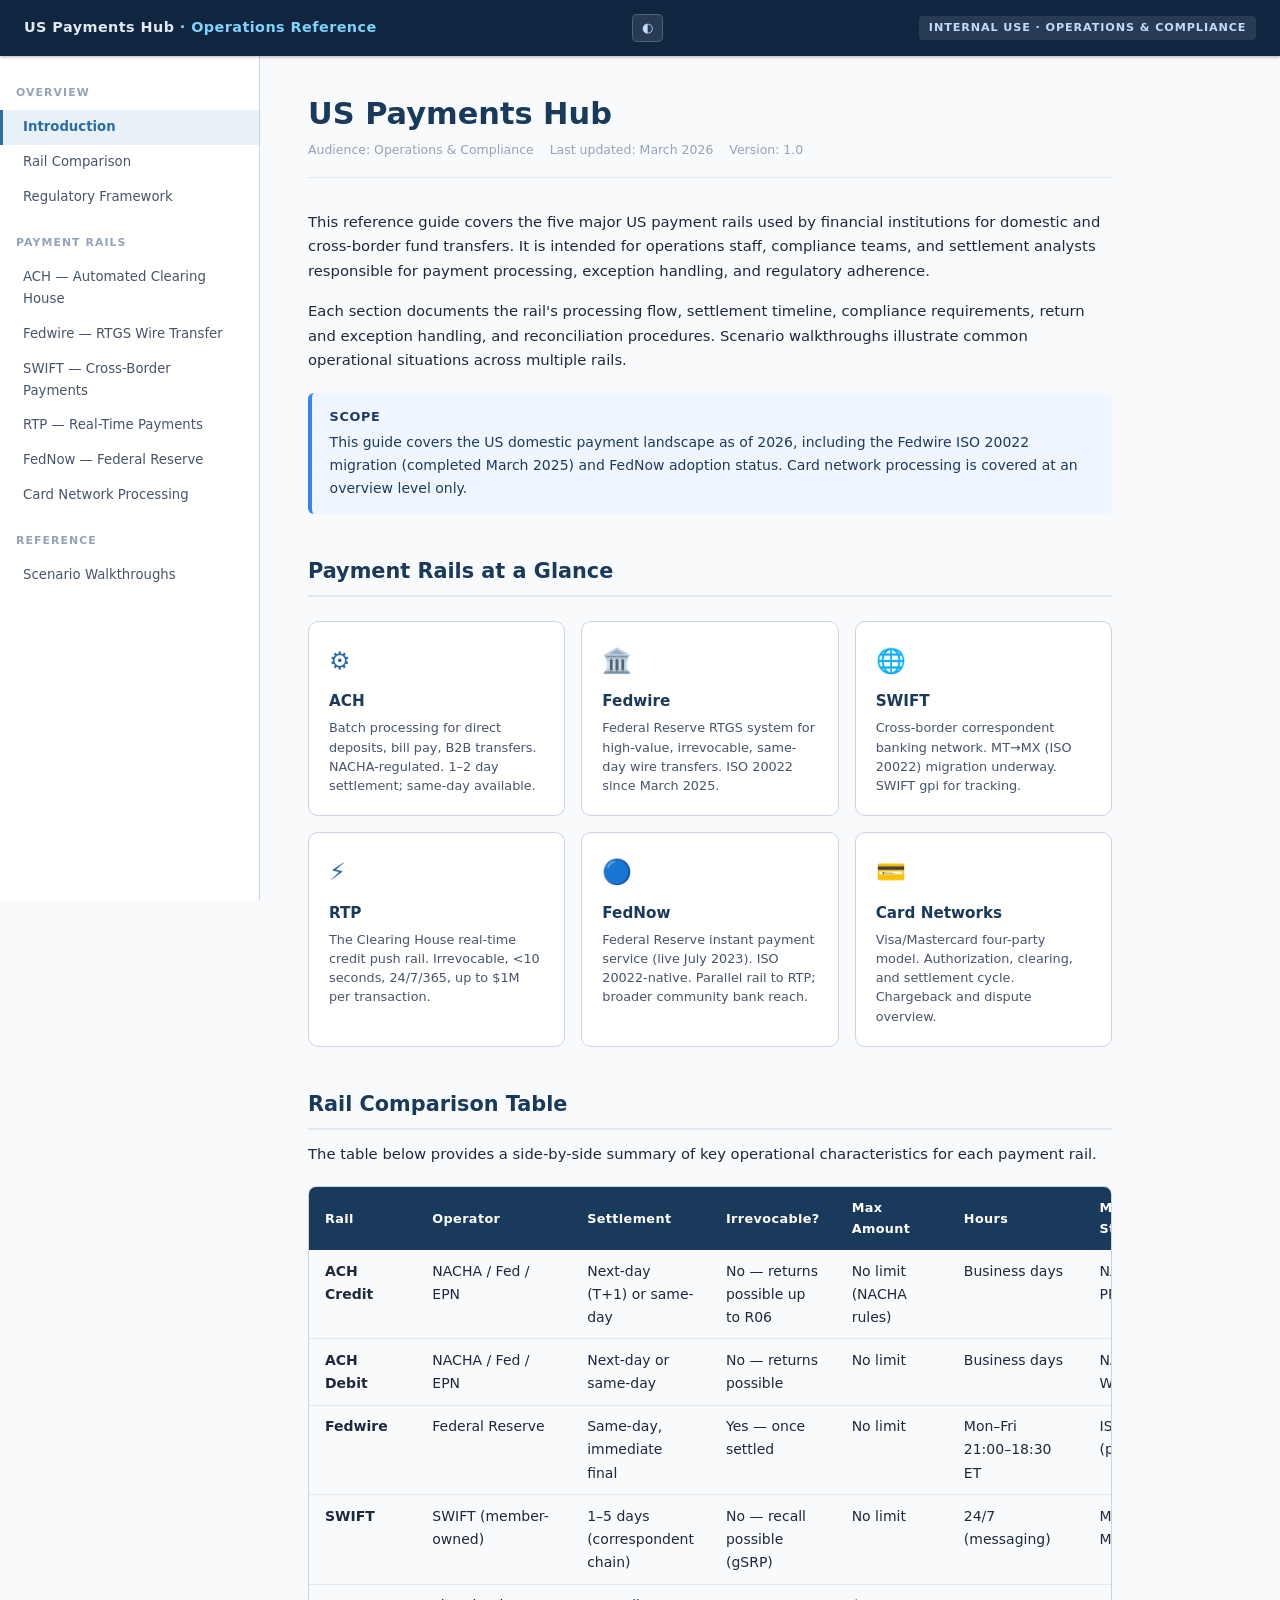
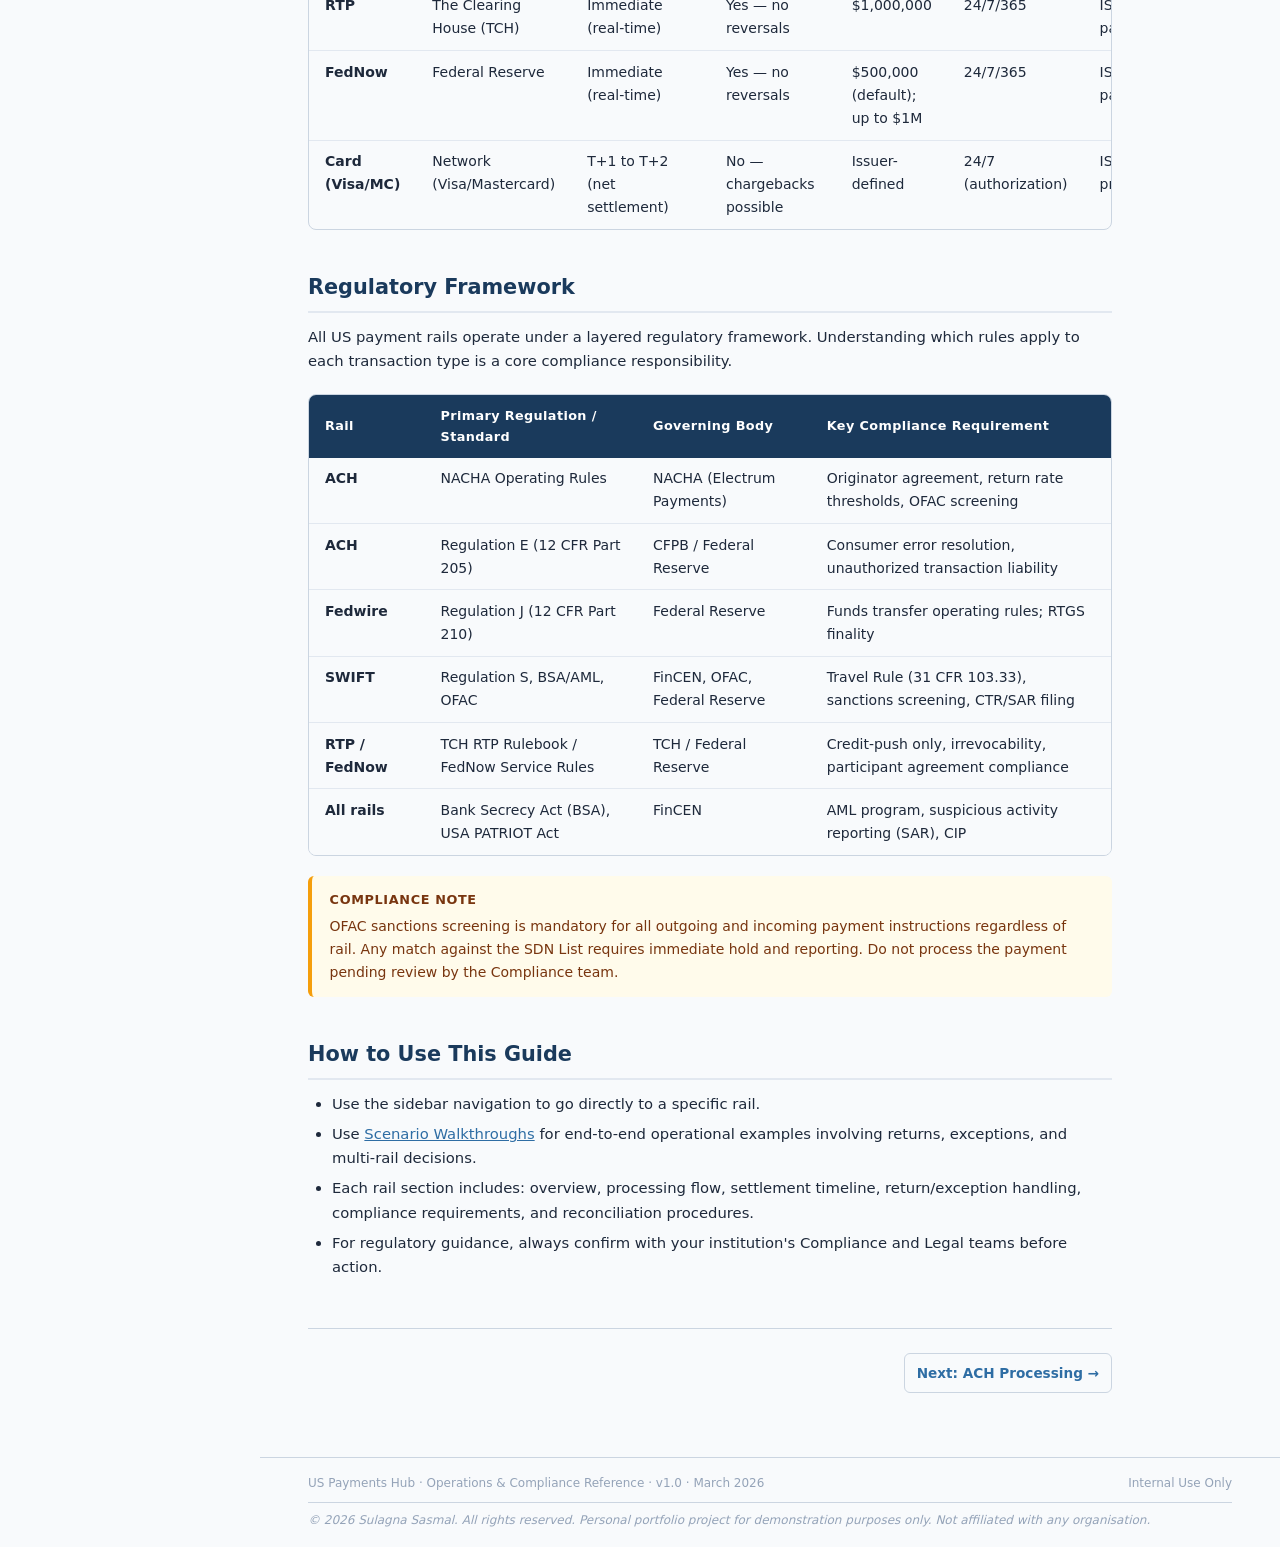
<file: index.html>
<!DOCTYPE html>
<html lang="en">
<head>
<meta charset="UTF-8">
<meta name="viewport" content="width=device-width, initial-scale=1.0">
<title>US Payments Hub — Operations & Compliance Reference</title>
<link rel="stylesheet" href="assets/style.css">
<script>(function(){var t=localStorage.getItem("theme");if(t)document.documentElement.setAttribute("data-theme",t);else if(window.matchMedia("(prefers-color-scheme:dark)").matches)document.documentElement.setAttribute("data-theme","dark");else document.documentElement.setAttribute("data-theme","light");})()</script>
</head>
<body>

<!-- HEADER -->
<header class="site-header">
  <a class="header-brand" href="index.html">US Payments Hub <span>· Operations Reference</span></a>
  <button class="theme-toggle" id="theme-toggle" aria-label="Toggle theme">&#9680;</button>
  <span class="header-rail-badge">Internal Use · Operations &amp; Compliance</span>
</header>

<!-- SIDEBAR -->
<nav class="sidebar">
  <div class="nav-section">Overview</div>
  <a href="index.html" class="active">Introduction</a>
  <a href="index.html#rail-comparison">Rail Comparison</a>
  <a href="index.html#regulatory">Regulatory Framework</a>

  <div class="nav-section">Payment Rails</div>
  <a href="ach.html">ACH — Automated Clearing House</a>
  <a href="fedwire.html">Fedwire — RTGS Wire Transfer</a>
  <a href="swift.html">SWIFT — Cross-Border Payments</a>
  <a href="rtp.html">RTP — Real-Time Payments</a>
  <a href="fednow.html">FedNow — Federal Reserve</a>
  <a href="card.html">Card Network Processing</a>

  <div class="nav-section">Reference</div>
  <a href="scenarios.html">Scenario Walkthroughs</a>
</nav>

<!-- MAIN CONTENT -->
<main class="main">

  <h1>US Payments Hub</h1>
  <p class="topic-meta">
    <span>Audience: Operations &amp; Compliance</span>
    <span>Last updated: March 2026</span>
    <span>Version: 1.0</span>
  </p>

  <p>
    This reference guide covers the five major US payment rails used by financial institutions for domestic and cross-border fund transfers. It is intended for operations staff, compliance teams, and settlement analysts responsible for payment processing, exception handling, and regulatory adherence.
  </p>
  <p>
    Each section documents the rail's processing flow, settlement timeline, compliance requirements, return and exception handling, and reconciliation procedures. Scenario walkthroughs illustrate common operational situations across multiple rails.
  </p>

  <div class="note">
    <strong>Scope</strong>
    This guide covers the US domestic payment landscape as of 2026, including the Fedwire ISO 20022 migration (completed March 2025) and FedNow adoption status. Card network processing is covered at an overview level only.
  </div>

  <!-- RAIL OVERVIEW CARDS -->
  <h2>Payment Rails at a Glance</h2>

  <div class="rail-grid">
    <a class="rail-card" href="ach.html">
      <div class="rail-card-icon">⚙️</div>
      <div class="rail-card-title">ACH</div>
      <div class="rail-card-desc">Batch processing for direct deposits, bill pay, B2B transfers. NACHA-regulated. 1–2 day settlement; same-day available.</div>
    </a>
    <a class="rail-card" href="fedwire.html">
      <div class="rail-card-icon">🏛️</div>
      <div class="rail-card-title">Fedwire</div>
      <div class="rail-card-desc">Federal Reserve RTGS system for high-value, irrevocable, same-day wire transfers. ISO 20022 since March 2025.</div>
    </a>
    <a class="rail-card" href="swift.html">
      <div class="rail-card-icon">🌐</div>
      <div class="rail-card-title">SWIFT</div>
      <div class="rail-card-desc">Cross-border correspondent banking network. MT→MX (ISO 20022) migration underway. SWIFT gpi for tracking.</div>
    </a>
    <a class="rail-card" href="rtp.html">
      <div class="rail-card-icon">⚡</div>
      <div class="rail-card-title">RTP</div>
      <div class="rail-card-desc">The Clearing House real-time credit push rail. Irrevocable, &lt;10 seconds, 24/7/365, up to $1M per transaction.</div>
    </a>
    <a class="rail-card" href="fednow.html">
      <div class="rail-card-icon">🔵</div>
      <div class="rail-card-title">FedNow</div>
      <div class="rail-card-desc">Federal Reserve instant payment service (live July 2023). ISO 20022-native. Parallel rail to RTP; broader community bank reach.</div>
    </a>
    <a class="rail-card" href="card.html">
      <div class="rail-card-icon">💳</div>
      <div class="rail-card-title">Card Networks</div>
      <div class="rail-card-desc">Visa/Mastercard four-party model. Authorization, clearing, and settlement cycle. Chargeback and dispute overview.</div>
    </a>
  </div>

  <!-- RAIL COMPARISON TABLE -->
  <h2 id="rail-comparison">Rail Comparison Table</h2>
  <p>The table below provides a side-by-side summary of key operational characteristics for each payment rail.</p>

  <div class="table-wrap">
    <table>
      <thead>
        <tr>
          <th>Rail</th>
          <th>Operator</th>
          <th>Settlement</th>
          <th>Irrevocable?</th>
          <th>Max Amount</th>
          <th>Hours</th>
          <th>Message Standard</th>
          <th>Primary Use Case</th>
        </tr>
      </thead>
      <tbody>
        <tr>
          <td><strong>ACH Credit</strong></td>
          <td>NACHA / Fed / EPN</td>
          <td>Next-day (T+1) or same-day</td>
          <td>No — returns possible up to R06</td>
          <td>No limit (NACHA rules)</td>
          <td>Business days</td>
          <td>NACHA CCD, PPD, CTX…</td>
          <td>Payroll, B2B, bill pay</td>
        </tr>
        <tr>
          <td><strong>ACH Debit</strong></td>
          <td>NACHA / Fed / EPN</td>
          <td>Next-day or same-day</td>
          <td>No — returns possible</td>
          <td>No limit</td>
          <td>Business days</td>
          <td>NACHA PPD, WEB, TEL…</td>
          <td>Consumer bill pay, recurring debits</td>
        </tr>
        <tr>
          <td><strong>Fedwire</strong></td>
          <td>Federal Reserve</td>
          <td>Same-day, immediate final</td>
          <td>Yes — once settled</td>
          <td>No limit</td>
          <td>Mon–Fri 21:00–18:30 ET</td>
          <td>ISO 20022 (pacs.008/009)</td>
          <td>Large-value, time-critical wires</td>
        </tr>
        <tr>
          <td><strong>SWIFT</strong></td>
          <td>SWIFT (member-owned)</td>
          <td>1–5 days (correspondent chain)</td>
          <td>No — recall possible (gSRP)</td>
          <td>No limit</td>
          <td>24/7 (messaging)</td>
          <td>MT (legacy) / MX ISO 20022</td>
          <td>Cross-border, international transfers</td>
        </tr>
        <tr>
          <td><strong>RTP</strong></td>
          <td>The Clearing House (TCH)</td>
          <td>Immediate (real-time)</td>
          <td>Yes — no reversals</td>
          <td>$1,000,000</td>
          <td>24/7/365</td>
          <td>ISO 20022 pacs.008</td>
          <td>Consumer/business instant pay</td>
        </tr>
        <tr>
          <td><strong>FedNow</strong></td>
          <td>Federal Reserve</td>
          <td>Immediate (real-time)</td>
          <td>Yes — no reversals</td>
          <td>$500,000 (default); up to $1M</td>
          <td>24/7/365</td>
          <td>ISO 20022 pacs.008</td>
          <td>Consumer/business instant pay</td>
        </tr>
        <tr>
          <td><strong>Card (Visa/MC)</strong></td>
          <td>Network (Visa/Mastercard)</td>
          <td>T+1 to T+2 (net settlement)</td>
          <td>No — chargebacks possible</td>
          <td>Issuer-defined</td>
          <td>24/7 (authorization)</td>
          <td>ISO 8583 / proprietary</td>
          <td>Point-of-sale, e-commerce</td>
        </tr>
      </tbody>
    </table>
  </div>

  <!-- REGULATORY FRAMEWORK -->
  <h2 id="regulatory">Regulatory Framework</h2>
  <p>All US payment rails operate under a layered regulatory framework. Understanding which rules apply to each transaction type is a core compliance responsibility.</p>

  <div class="table-wrap">
    <table>
      <thead>
        <tr>
          <th>Rail</th>
          <th>Primary Regulation / Standard</th>
          <th>Governing Body</th>
          <th>Key Compliance Requirement</th>
        </tr>
      </thead>
      <tbody>
        <tr>
          <td><strong>ACH</strong></td>
          <td>NACHA Operating Rules</td>
          <td>NACHA (Electrum Payments)</td>
          <td>Originator agreement, return rate thresholds, OFAC screening</td>
        </tr>
        <tr>
          <td><strong>ACH</strong></td>
          <td>Regulation E (12 CFR Part 205)</td>
          <td>CFPB / Federal Reserve</td>
          <td>Consumer error resolution, unauthorized transaction liability</td>
        </tr>
        <tr>
          <td><strong>Fedwire</strong></td>
          <td>Regulation J (12 CFR Part 210)</td>
          <td>Federal Reserve</td>
          <td>Funds transfer operating rules; RTGS finality</td>
        </tr>
        <tr>
          <td><strong>SWIFT</strong></td>
          <td>Regulation S, BSA/AML, OFAC</td>
          <td>FinCEN, OFAC, Federal Reserve</td>
          <td>Travel Rule (31 CFR 103.33), sanctions screening, CTR/SAR filing</td>
        </tr>
        <tr>
          <td><strong>RTP / FedNow</strong></td>
          <td>TCH RTP Rulebook / FedNow Service Rules</td>
          <td>TCH / Federal Reserve</td>
          <td>Credit-push only, irrevocability, participant agreement compliance</td>
        </tr>
        <tr>
          <td><strong>All rails</strong></td>
          <td>Bank Secrecy Act (BSA), USA PATRIOT Act</td>
          <td>FinCEN</td>
          <td>AML program, suspicious activity reporting (SAR), CIP</td>
        </tr>
      </tbody>
    </table>
  </div>

  <div class="warning">
    <strong>Compliance Note</strong>
    OFAC sanctions screening is mandatory for all outgoing and incoming payment instructions regardless of rail. Any match against the SDN List requires immediate hold and reporting. Do not process the payment pending review by the Compliance team.
  </div>

  <!-- HOW TO USE THIS GUIDE -->
  <h2>How to Use This Guide</h2>
  <ul>
    <li>Use the sidebar navigation to go directly to a specific rail.</li>
    <li>Use <a href="scenarios.html">Scenario Walkthroughs</a> for end-to-end operational examples involving returns, exceptions, and multi-rail decisions.</li>
    <li>Each rail section includes: overview, processing flow, settlement timeline, return/exception handling, compliance requirements, and reconciliation procedures.</li>
    <li>For regulatory guidance, always confirm with your institution's Compliance and Legal teams before action.</li>
  </ul>

  <div class="doc-nav">
    <span></span>
    <a href="ach.html">Next: ACH Processing →</a>
  </div>

</main>

<footer class="site-footer">
  <span>US Payments Hub · Operations &amp; Compliance Reference · v1.0 · March 2026</span>
  <span>Internal Use Only</span>
  <span class="copyright">&copy; 2026 Sulagna Sasmal. All rights reserved. Personal portfolio project for demonstration purposes only. Not affiliated with any organisation.</span>
</footer>

<script>(function(){var btn=document.getElementById("theme-toggle");if(!btn)return;function upd(){btn.textContent=document.documentElement.getAttribute("data-theme")==="dark"?"☀":"◐";}upd();btn.addEventListener("click",function(){var n=document.documentElement.getAttribute("data-theme")==="dark"?"light":"dark";document.documentElement.setAttribute("data-theme",n);localStorage.setItem("theme",n);upd();});})()</script>
</body>
</html>
</file>
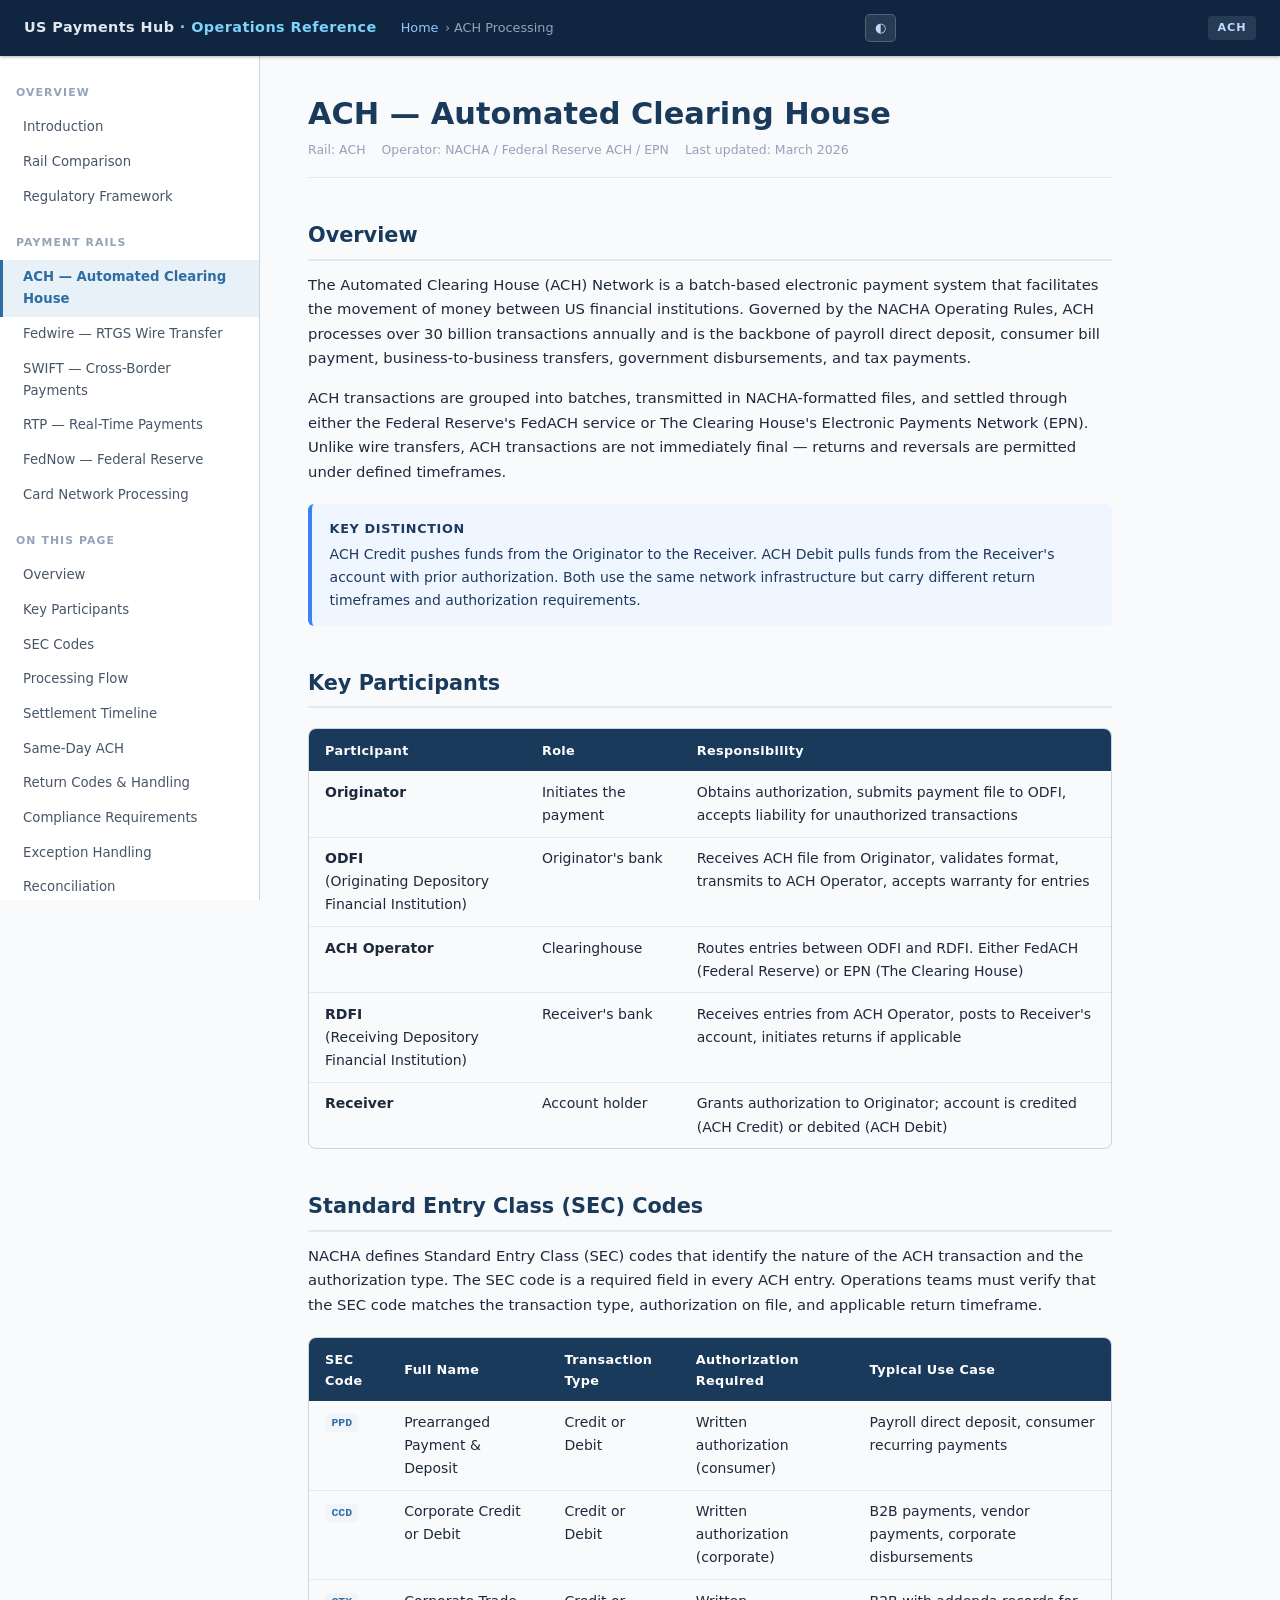
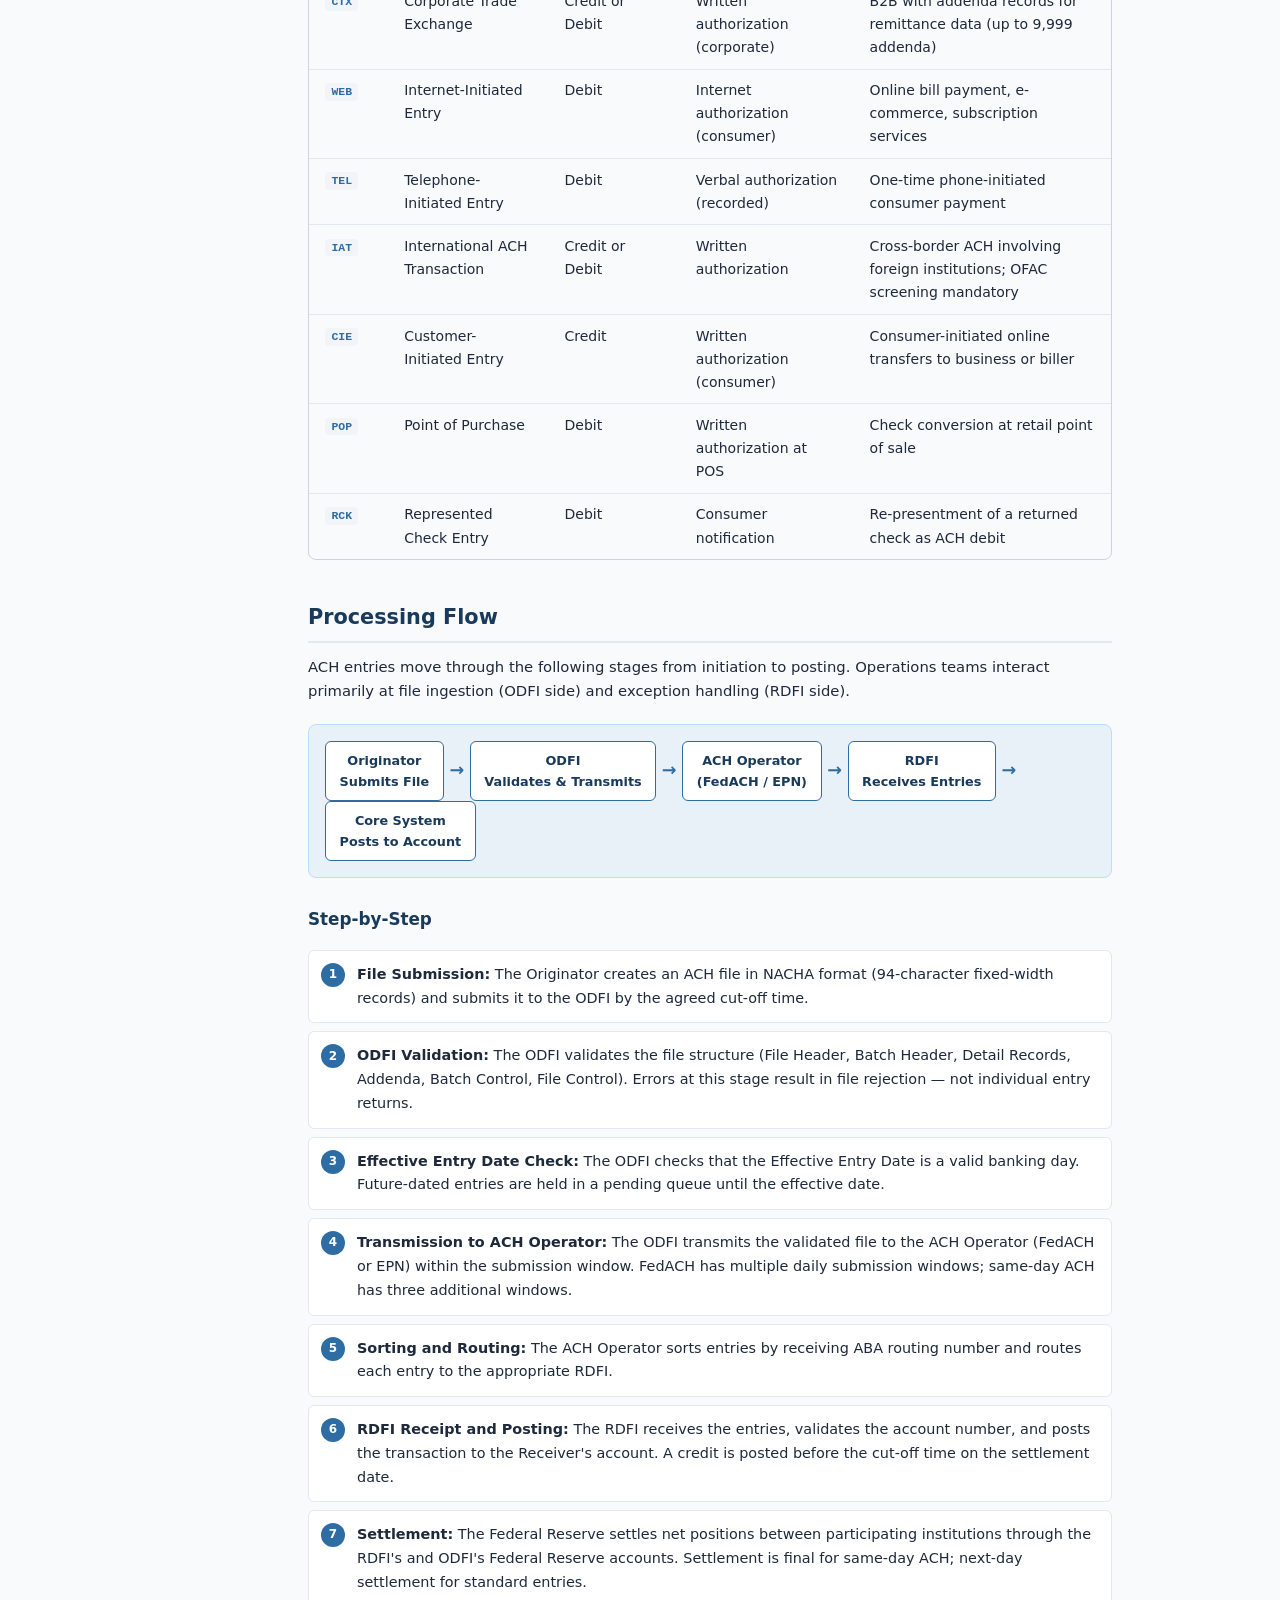
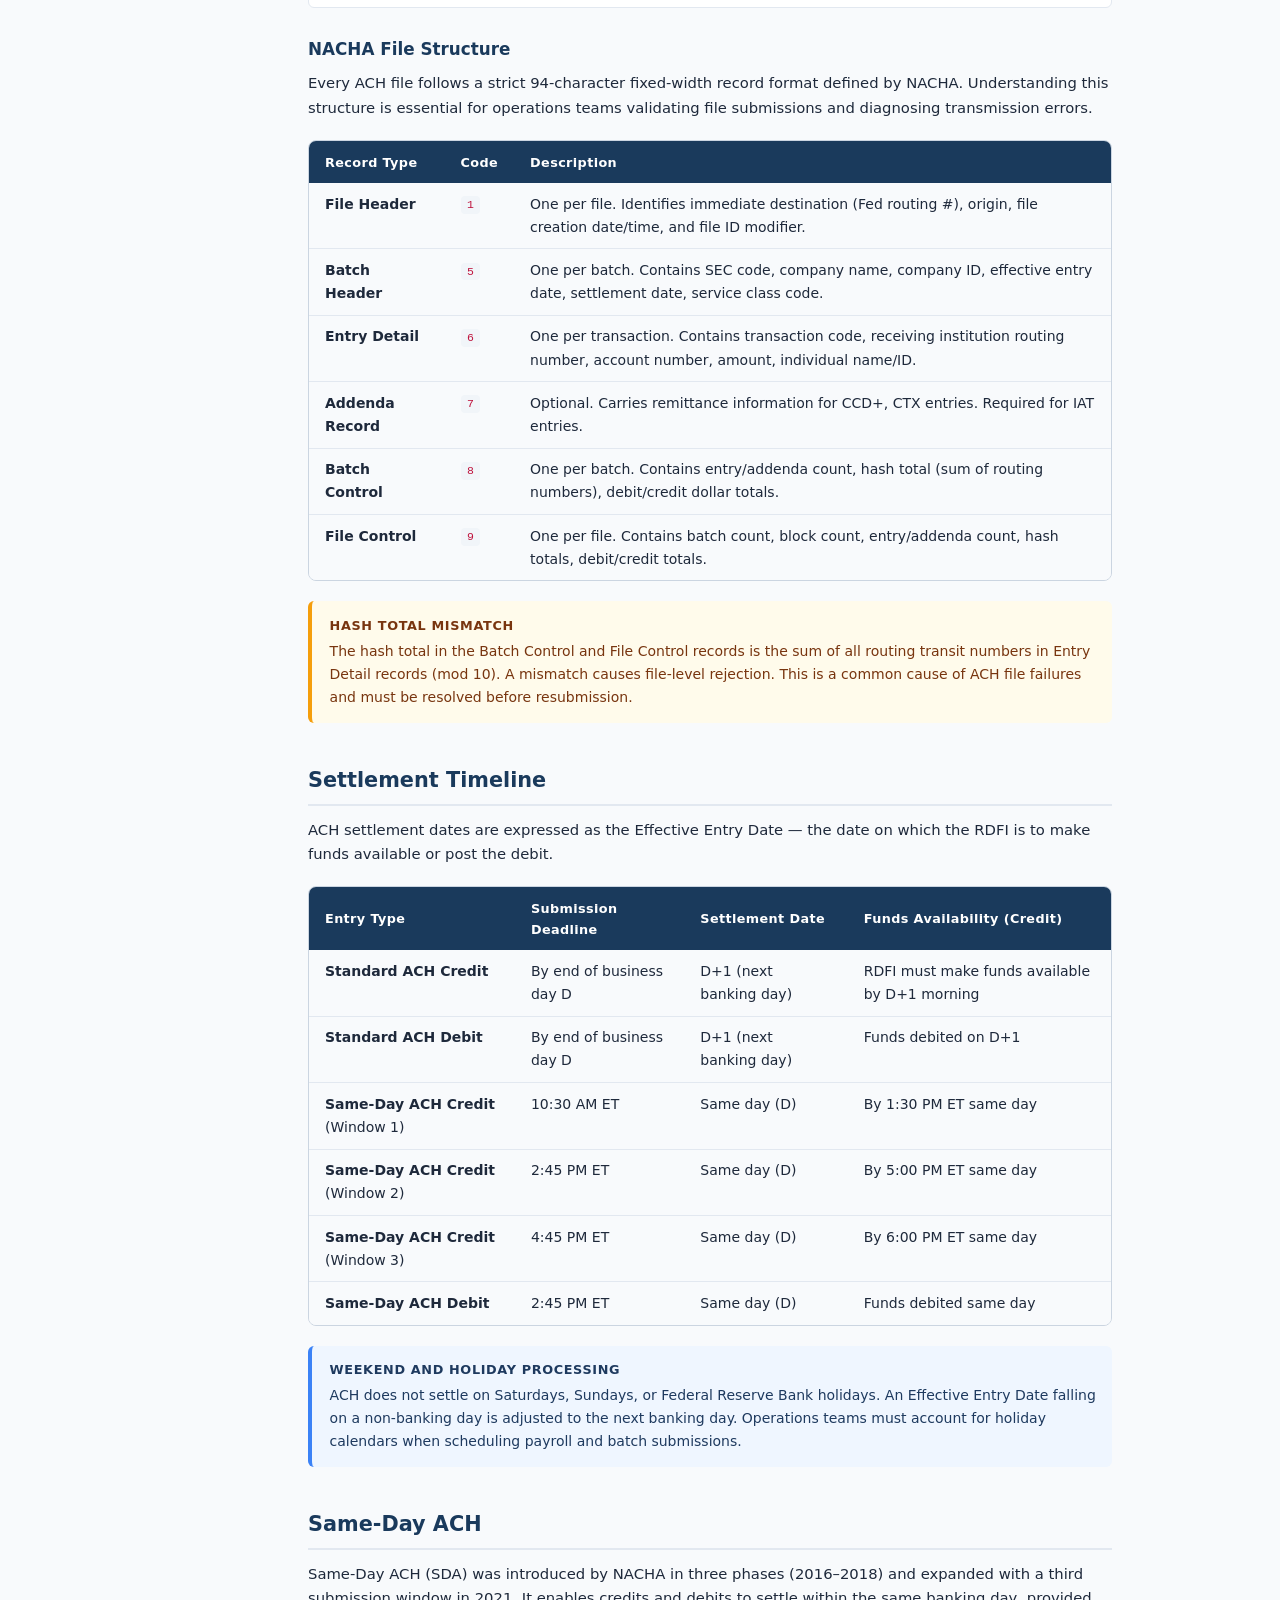
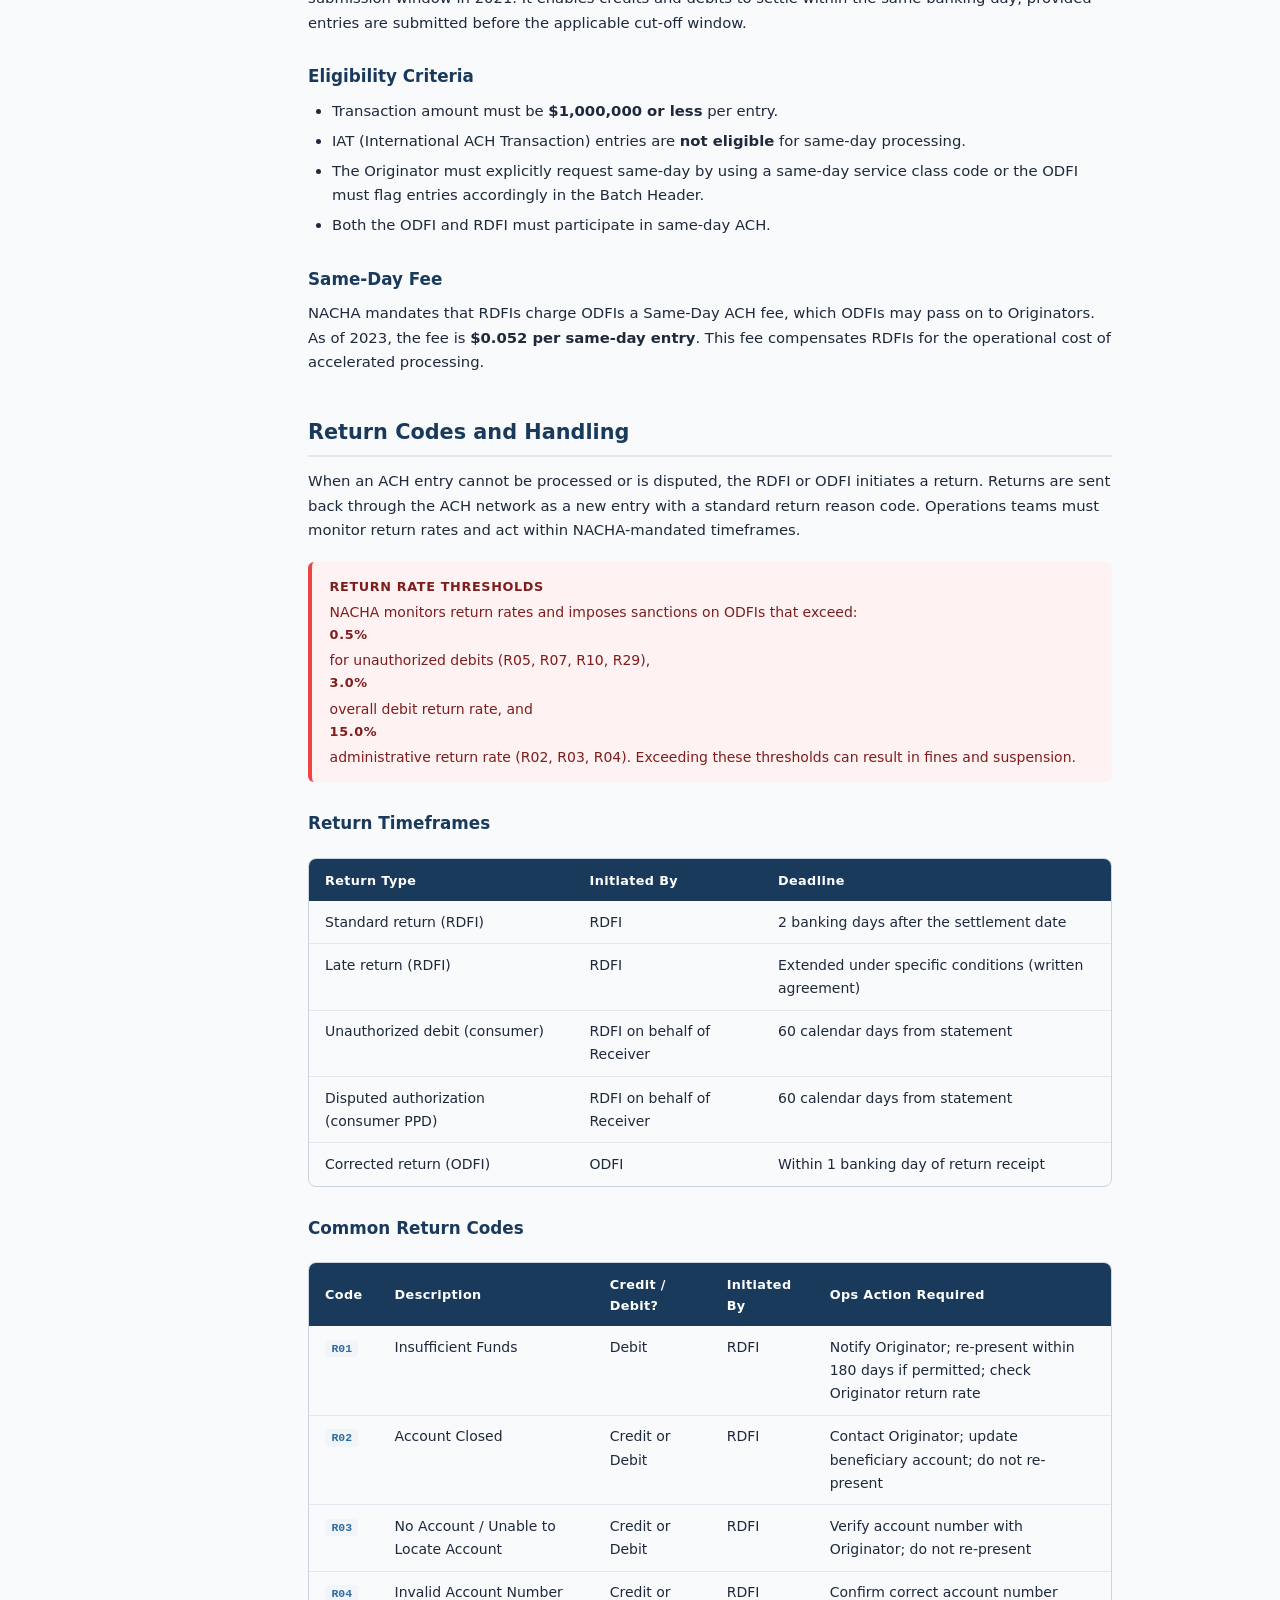
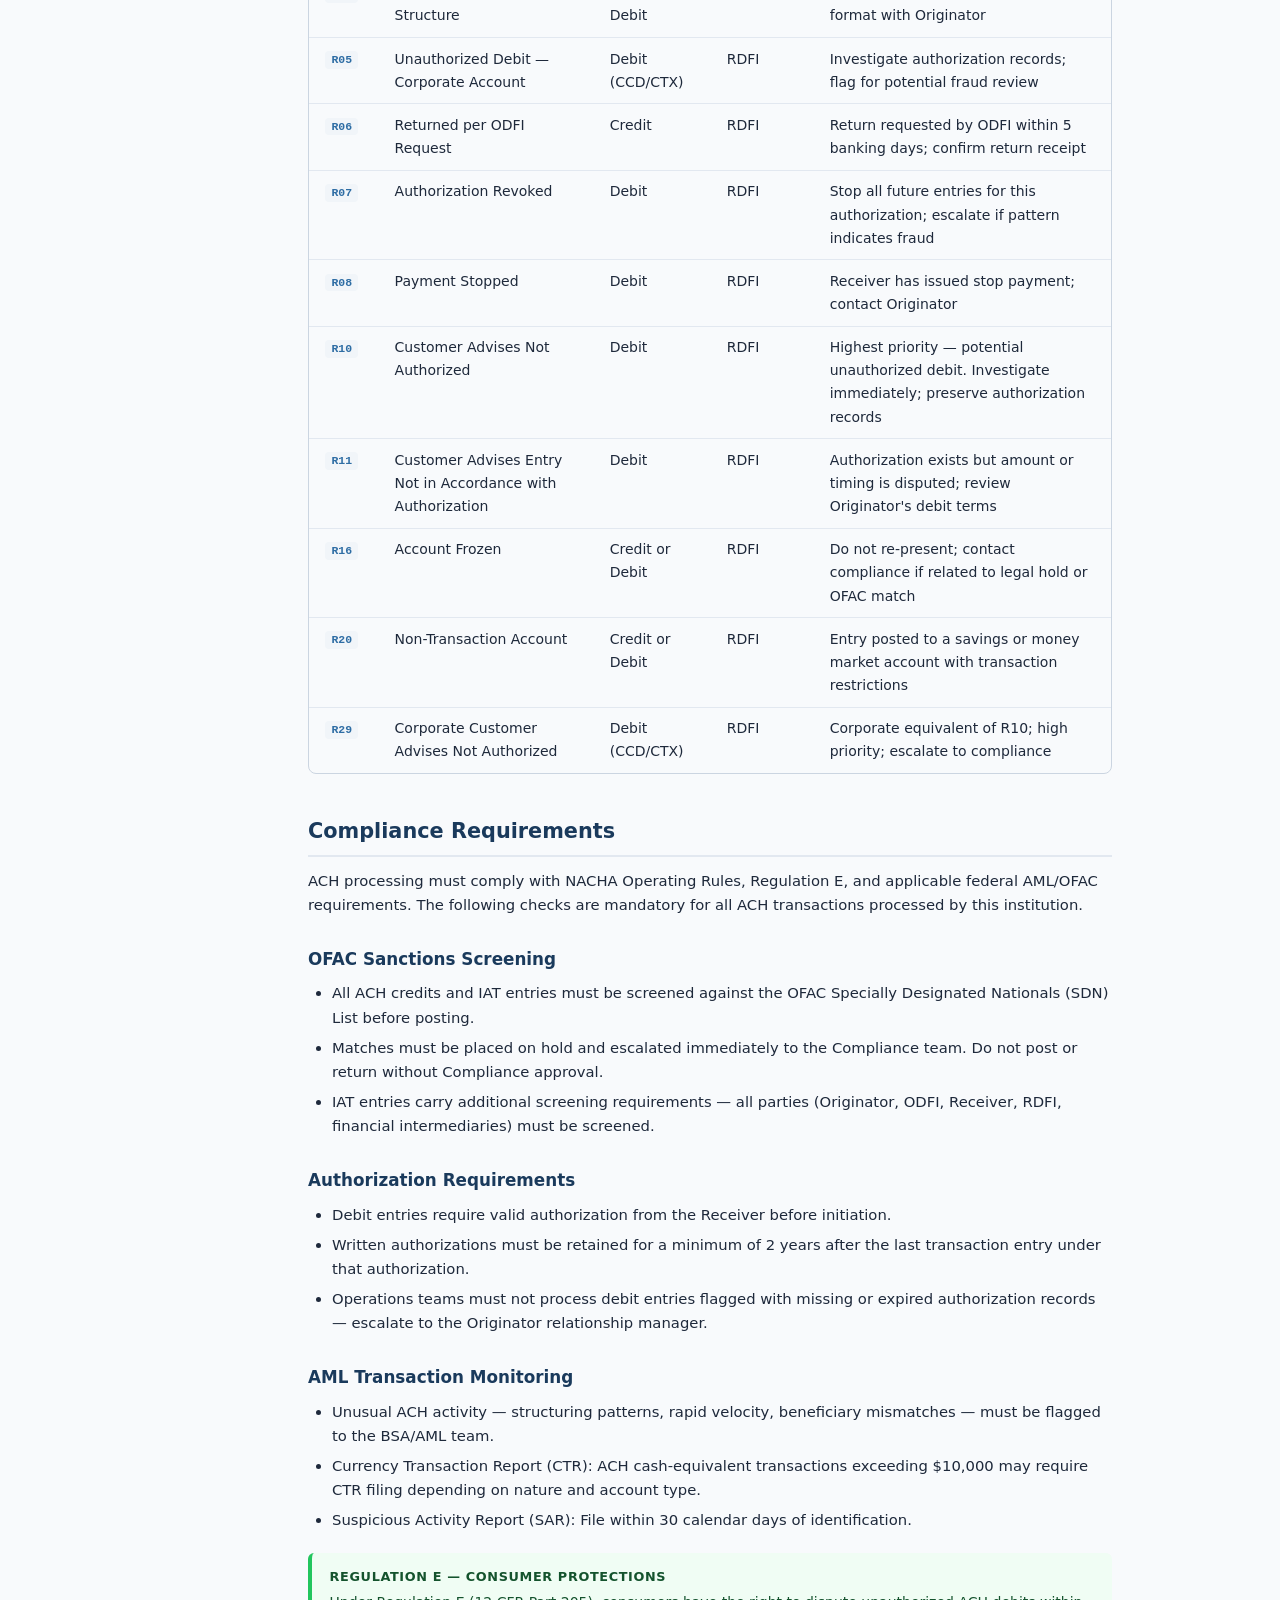
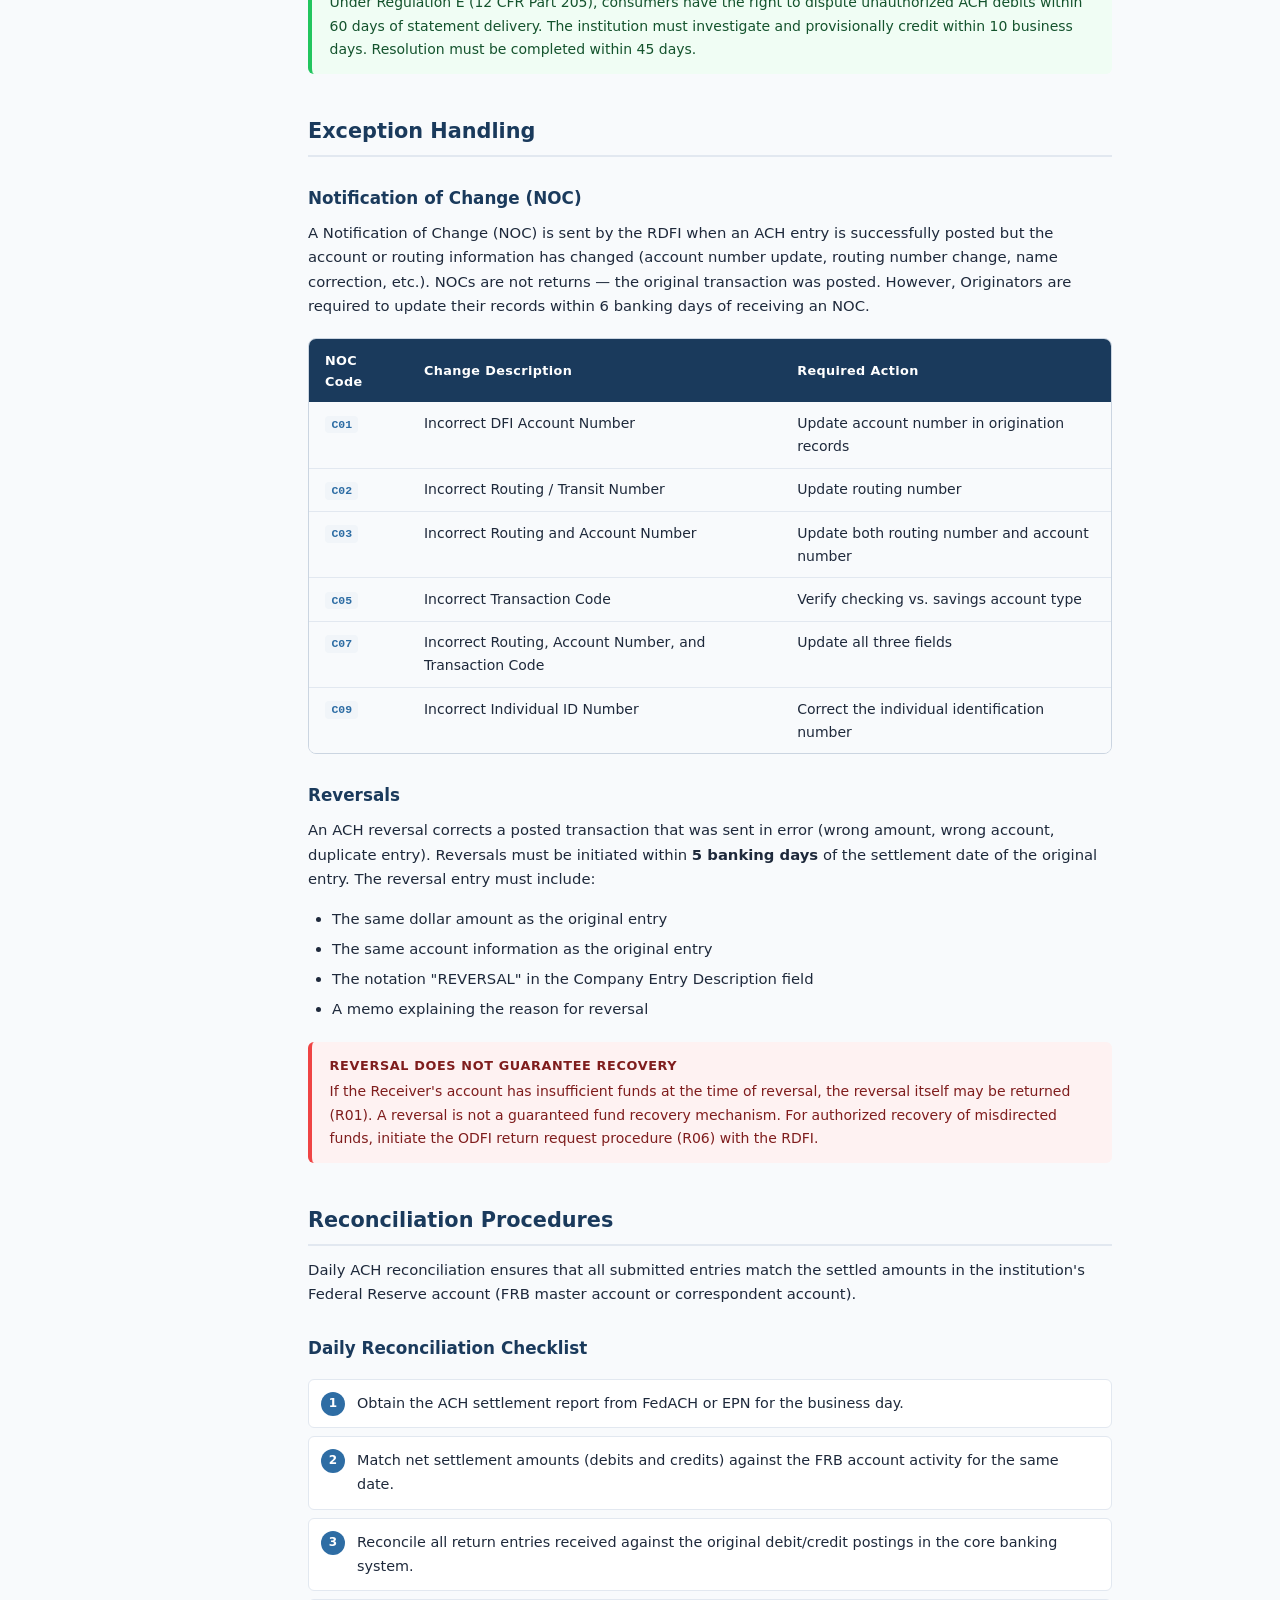
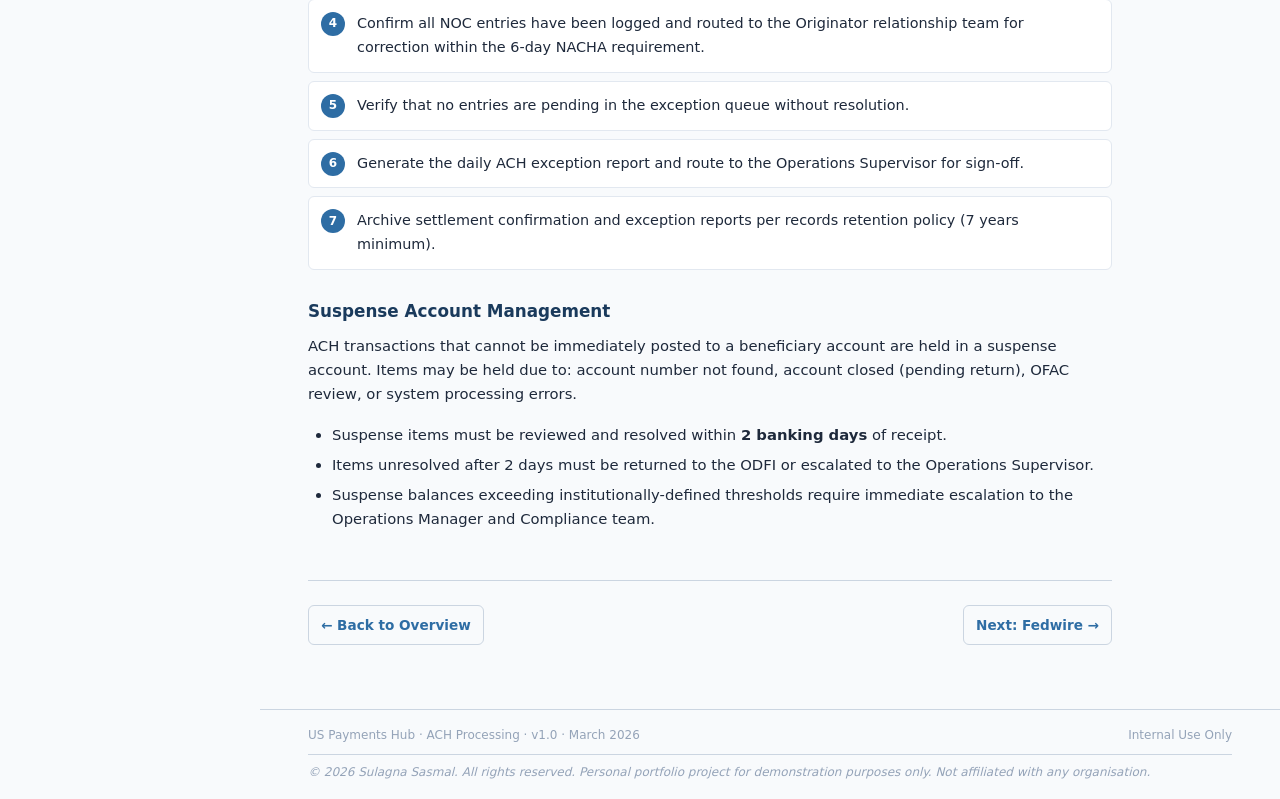
<file: ach.html>
<!DOCTYPE html>
<html lang="en">
<head>
<meta charset="UTF-8">
<meta name="viewport" content="width=device-width, initial-scale=1.0">
<title>ACH Processing — US Payments Hub</title>
<link rel="stylesheet" href="assets/style.css">
<script>(function(){var t=localStorage.getItem("theme");if(t)document.documentElement.setAttribute("data-theme",t);else if(window.matchMedia("(prefers-color-scheme:dark)").matches)document.documentElement.setAttribute("data-theme","dark");else document.documentElement.setAttribute("data-theme","light");})()</script>
</head>
<body>

<!-- HEADER -->
<header class="site-header">
  <a class="header-brand" href="index.html">US Payments Hub <span>· Operations Reference</span></a>
  <div class="header-breadcrumb">
    <a href="index.html">Home</a> › ACH Processing
  </div>
  <button class="theme-toggle" id="theme-toggle" aria-label="Toggle theme">&#9680;</button>
  <span class="header-rail-badge">ACH</span>
</header>

<!-- SIDEBAR -->
<nav class="sidebar">
  <div class="nav-section">Overview</div>
  <a href="index.html">Introduction</a>
  <a href="index.html#rail-comparison">Rail Comparison</a>
  <a href="index.html#regulatory">Regulatory Framework</a>

  <div class="nav-section">Payment Rails</div>
  <a href="ach.html" class="active">ACH — Automated Clearing House</a>
  <a href="fedwire.html">Fedwire — RTGS Wire Transfer</a>
  <a href="swift.html">SWIFT — Cross-Border Payments</a>
  <a href="rtp.html">RTP — Real-Time Payments</a>
  <a href="fednow.html">FedNow — Federal Reserve</a>
  <a href="card.html">Card Network Processing</a>

  <div class="nav-section">On This Page</div>
  <a href="#overview">Overview</a>
  <a href="#participants">Key Participants</a>
  <a href="#sec-codes">SEC Codes</a>
  <a href="#processing-flow">Processing Flow</a>
  <a href="#settlement">Settlement Timeline</a>
  <a href="#same-day">Same-Day ACH</a>
  <a href="#returns">Return Codes &amp; Handling</a>
  <a href="#compliance">Compliance Requirements</a>
  <a href="#exceptions">Exception Handling</a>
  <a href="#reconciliation">Reconciliation</a>

  <div class="nav-section">Reference</div>
  <a href="scenarios.html">Scenario Walkthroughs</a>
</nav>

<!-- MAIN CONTENT -->
<main class="main">

  <h1>ACH — Automated Clearing House</h1>
  <p class="topic-meta">
    <span>Rail: ACH</span>
    <span>Operator: NACHA / Federal Reserve ACH / EPN</span>
    <span>Last updated: March 2026</span>
  </p>

  <!-- OVERVIEW -->
  <h2 id="overview">Overview</h2>
  <p>
    The Automated Clearing House (ACH) Network is a batch-based electronic payment system that facilitates the movement of money between US financial institutions. Governed by the NACHA Operating Rules, ACH processes over 30 billion transactions annually and is the backbone of payroll direct deposit, consumer bill payment, business-to-business transfers, government disbursements, and tax payments.
  </p>
  <p>
    ACH transactions are grouped into batches, transmitted in NACHA-formatted files, and settled through either the Federal Reserve's FedACH service or The Clearing House's Electronic Payments Network (EPN). Unlike wire transfers, ACH transactions are not immediately final — returns and reversals are permitted under defined timeframes.
  </p>

  <div class="note">
    <strong>Key Distinction</strong>
    ACH Credit pushes funds from the Originator to the Receiver. ACH Debit pulls funds from the Receiver's account with prior authorization. Both use the same network infrastructure but carry different return timeframes and authorization requirements.
  </div>

  <!-- KEY PARTICIPANTS -->
  <h2 id="participants">Key Participants</h2>

  <div class="table-wrap">
    <table>
      <thead>
        <tr><th>Participant</th><th>Role</th><th>Responsibility</th></tr>
      </thead>
      <tbody>
        <tr>
          <td><strong>Originator</strong></td>
          <td>Initiates the payment</td>
          <td>Obtains authorization, submits payment file to ODFI, accepts liability for unauthorized transactions</td>
        </tr>
        <tr>
          <td><strong>ODFI</strong><br>(Originating Depository Financial Institution)</td>
          <td>Originator's bank</td>
          <td>Receives ACH file from Originator, validates format, transmits to ACH Operator, accepts warranty for entries</td>
        </tr>
        <tr>
          <td><strong>ACH Operator</strong></td>
          <td>Clearinghouse</td>
          <td>Routes entries between ODFI and RDFI. Either FedACH (Federal Reserve) or EPN (The Clearing House)</td>
        </tr>
        <tr>
          <td><strong>RDFI</strong><br>(Receiving Depository Financial Institution)</td>
          <td>Receiver's bank</td>
          <td>Receives entries from ACH Operator, posts to Receiver's account, initiates returns if applicable</td>
        </tr>
        <tr>
          <td><strong>Receiver</strong></td>
          <td>Account holder</td>
          <td>Grants authorization to Originator; account is credited (ACH Credit) or debited (ACH Debit)</td>
        </tr>
      </tbody>
    </table>
  </div>

  <!-- SEC CODES -->
  <h2 id="sec-codes">Standard Entry Class (SEC) Codes</h2>
  <p>
    NACHA defines Standard Entry Class (SEC) codes that identify the nature of the ACH transaction and the authorization type. The SEC code is a required field in every ACH entry. Operations teams must verify that the SEC code matches the transaction type, authorization on file, and applicable return timeframe.
  </p>

  <div class="table-wrap">
    <table>
      <thead>
        <tr><th>SEC Code</th><th>Full Name</th><th>Transaction Type</th><th>Authorization Required</th><th>Typical Use Case</th></tr>
      </thead>
      <tbody>
        <tr>
          <td><code class="rc-code">PPD</code></td>
          <td>Prearranged Payment &amp; Deposit</td>
          <td>Credit or Debit</td>
          <td>Written authorization (consumer)</td>
          <td>Payroll direct deposit, consumer recurring payments</td>
        </tr>
        <tr>
          <td><code class="rc-code">CCD</code></td>
          <td>Corporate Credit or Debit</td>
          <td>Credit or Debit</td>
          <td>Written authorization (corporate)</td>
          <td>B2B payments, vendor payments, corporate disbursements</td>
        </tr>
        <tr>
          <td><code class="rc-code">CTX</code></td>
          <td>Corporate Trade Exchange</td>
          <td>Credit or Debit</td>
          <td>Written authorization (corporate)</td>
          <td>B2B with addenda records for remittance data (up to 9,999 addenda)</td>
        </tr>
        <tr>
          <td><code class="rc-code">WEB</code></td>
          <td>Internet-Initiated Entry</td>
          <td>Debit</td>
          <td>Internet authorization (consumer)</td>
          <td>Online bill payment, e-commerce, subscription services</td>
        </tr>
        <tr>
          <td><code class="rc-code">TEL</code></td>
          <td>Telephone-Initiated Entry</td>
          <td>Debit</td>
          <td>Verbal authorization (recorded)</td>
          <td>One-time phone-initiated consumer payment</td>
        </tr>
        <tr>
          <td><code class="rc-code">IAT</code></td>
          <td>International ACH Transaction</td>
          <td>Credit or Debit</td>
          <td>Written authorization</td>
          <td>Cross-border ACH involving foreign institutions; OFAC screening mandatory</td>
        </tr>
        <tr>
          <td><code class="rc-code">CIE</code></td>
          <td>Customer-Initiated Entry</td>
          <td>Credit</td>
          <td>Written authorization (consumer)</td>
          <td>Consumer-initiated online transfers to business or biller</td>
        </tr>
        <tr>
          <td><code class="rc-code">POP</code></td>
          <td>Point of Purchase</td>
          <td>Debit</td>
          <td>Written authorization at POS</td>
          <td>Check conversion at retail point of sale</td>
        </tr>
        <tr>
          <td><code class="rc-code">RCK</code></td>
          <td>Represented Check Entry</td>
          <td>Debit</td>
          <td>Consumer notification</td>
          <td>Re-presentment of a returned check as ACH debit</td>
        </tr>
      </tbody>
    </table>
  </div>

  <!-- PROCESSING FLOW -->
  <h2 id="processing-flow">Processing Flow</h2>
  <p>ACH entries move through the following stages from initiation to posting. Operations teams interact primarily at file ingestion (ODFI side) and exception handling (RDFI side).</p>

  <div class="flow-diagram">
    <div class="flow-box">Originator<br>Submits File</div>
    <div class="flow-arrow">→</div>
    <div class="flow-box">ODFI<br>Validates &amp; Transmits</div>
    <div class="flow-arrow">→</div>
    <div class="flow-box">ACH Operator<br>(FedACH / EPN)</div>
    <div class="flow-arrow">→</div>
    <div class="flow-box">RDFI<br>Receives Entries</div>
    <div class="flow-arrow">→</div>
    <div class="flow-box">Core System<br>Posts to Account</div>
  </div>

  <h3>Step-by-Step</h3>
  <ol class="step-list">
    <li><strong>File Submission:</strong> The Originator creates an ACH file in NACHA format (94-character fixed-width records) and submits it to the ODFI by the agreed cut-off time.</li>
    <li><strong>ODFI Validation:</strong> The ODFI validates the file structure (File Header, Batch Header, Detail Records, Addenda, Batch Control, File Control). Errors at this stage result in file rejection — not individual entry returns.</li>
    <li><strong>Effective Entry Date Check:</strong> The ODFI checks that the Effective Entry Date is a valid banking day. Future-dated entries are held in a pending queue until the effective date.</li>
    <li><strong>Transmission to ACH Operator:</strong> The ODFI transmits the validated file to the ACH Operator (FedACH or EPN) within the submission window. FedACH has multiple daily submission windows; same-day ACH has three additional windows.</li>
    <li><strong>Sorting and Routing:</strong> The ACH Operator sorts entries by receiving ABA routing number and routes each entry to the appropriate RDFI.</li>
    <li><strong>RDFI Receipt and Posting:</strong> The RDFI receives the entries, validates the account number, and posts the transaction to the Receiver's account. A credit is posted before the cut-off time on the settlement date.</li>
    <li><strong>Settlement:</strong> The Federal Reserve settles net positions between participating institutions through the RDFI's and ODFI's Federal Reserve accounts. Settlement is final for same-day ACH; next-day settlement for standard entries.</li>
  </ol>

  <h3>NACHA File Structure</h3>
  <p>Every ACH file follows a strict 94-character fixed-width record format defined by NACHA. Understanding this structure is essential for operations teams validating file submissions and diagnosing transmission errors.</p>

  <div class="table-wrap">
    <table>
      <thead><tr><th>Record Type</th><th>Code</th><th>Description</th></tr></thead>
      <tbody>
        <tr><td><strong>File Header</strong></td><td><code>1</code></td><td>One per file. Identifies immediate destination (Fed routing #), origin, file creation date/time, and file ID modifier.</td></tr>
        <tr><td><strong>Batch Header</strong></td><td><code>5</code></td><td>One per batch. Contains SEC code, company name, company ID, effective entry date, settlement date, service class code.</td></tr>
        <tr><td><strong>Entry Detail</strong></td><td><code>6</code></td><td>One per transaction. Contains transaction code, receiving institution routing number, account number, amount, individual name/ID.</td></tr>
        <tr><td><strong>Addenda Record</strong></td><td><code>7</code></td><td>Optional. Carries remittance information for CCD+, CTX entries. Required for IAT entries.</td></tr>
        <tr><td><strong>Batch Control</strong></td><td><code>8</code></td><td>One per batch. Contains entry/addenda count, hash total (sum of routing numbers), debit/credit dollar totals.</td></tr>
        <tr><td><strong>File Control</strong></td><td><code>9</code></td><td>One per file. Contains batch count, block count, entry/addenda count, hash totals, debit/credit totals.</td></tr>
      </tbody>
    </table>
  </div>

  <div class="warning">
    <strong>Hash Total Mismatch</strong>
    The hash total in the Batch Control and File Control records is the sum of all routing transit numbers in Entry Detail records (mod 10). A mismatch causes file-level rejection. This is a common cause of ACH file failures and must be resolved before resubmission.
  </div>

  <!-- SETTLEMENT TIMELINE -->
  <h2 id="settlement">Settlement Timeline</h2>
  <p>ACH settlement dates are expressed as the Effective Entry Date — the date on which the RDFI is to make funds available or post the debit.</p>

  <div class="table-wrap">
    <table>
      <thead>
        <tr><th>Entry Type</th><th>Submission Deadline</th><th>Settlement Date</th><th>Funds Availability (Credit)</th></tr>
      </thead>
      <tbody>
        <tr>
          <td><strong>Standard ACH Credit</strong></td>
          <td>By end of business day D</td>
          <td>D+1 (next banking day)</td>
          <td>RDFI must make funds available by D+1 morning</td>
        </tr>
        <tr>
          <td><strong>Standard ACH Debit</strong></td>
          <td>By end of business day D</td>
          <td>D+1 (next banking day)</td>
          <td>Funds debited on D+1</td>
        </tr>
        <tr>
          <td><strong>Same-Day ACH Credit</strong> (Window 1)</td>
          <td>10:30 AM ET</td>
          <td>Same day (D)</td>
          <td>By 1:30 PM ET same day</td>
        </tr>
        <tr>
          <td><strong>Same-Day ACH Credit</strong> (Window 2)</td>
          <td>2:45 PM ET</td>
          <td>Same day (D)</td>
          <td>By 5:00 PM ET same day</td>
        </tr>
        <tr>
          <td><strong>Same-Day ACH Credit</strong> (Window 3)</td>
          <td>4:45 PM ET</td>
          <td>Same day (D)</td>
          <td>By 6:00 PM ET same day</td>
        </tr>
        <tr>
          <td><strong>Same-Day ACH Debit</strong></td>
          <td>2:45 PM ET</td>
          <td>Same day (D)</td>
          <td>Funds debited same day</td>
        </tr>
      </tbody>
    </table>
  </div>

  <div class="note">
    <strong>Weekend and Holiday Processing</strong>
    ACH does not settle on Saturdays, Sundays, or Federal Reserve Bank holidays. An Effective Entry Date falling on a non-banking day is adjusted to the next banking day. Operations teams must account for holiday calendars when scheduling payroll and batch submissions.
  </div>

  <!-- SAME-DAY ACH -->
  <h2 id="same-day">Same-Day ACH</h2>
  <p>
    Same-Day ACH (SDA) was introduced by NACHA in three phases (2016–2018) and expanded with a third submission window in 2021. It enables credits and debits to settle within the same banking day, provided entries are submitted before the applicable cut-off window.
  </p>

  <h3>Eligibility Criteria</h3>
  <ul>
    <li>Transaction amount must be <strong>$1,000,000 or less</strong> per entry.</li>
    <li>IAT (International ACH Transaction) entries are <strong>not eligible</strong> for same-day processing.</li>
    <li>The Originator must explicitly request same-day by using a same-day service class code or the ODFI must flag entries accordingly in the Batch Header.</li>
    <li>Both the ODFI and RDFI must participate in same-day ACH.</li>
  </ul>

  <h3>Same-Day Fee</h3>
  <p>
    NACHA mandates that RDFIs charge ODFIs a Same-Day ACH fee, which ODFIs may pass on to Originators. As of 2023, the fee is <strong>$0.052 per same-day entry</strong>. This fee compensates RDFIs for the operational cost of accelerated processing.
  </p>

  <!-- RETURNS -->
  <h2 id="returns">Return Codes and Handling</h2>
  <p>
    When an ACH entry cannot be processed or is disputed, the RDFI or ODFI initiates a return. Returns are sent back through the ACH network as a new entry with a standard return reason code. Operations teams must monitor return rates and act within NACHA-mandated timeframes.
  </p>

  <div class="important">
    <strong>Return Rate Thresholds</strong>
    NACHA monitors return rates and imposes sanctions on ODFIs that exceed: <strong>0.5%</strong> for unauthorized debits (R05, R07, R10, R29), <strong>3.0%</strong> overall debit return rate, and <strong>15.0%</strong> administrative return rate (R02, R03, R04). Exceeding these thresholds can result in fines and suspension.
  </div>

  <h3>Return Timeframes</h3>
  <div class="table-wrap">
    <table>
      <thead><tr><th>Return Type</th><th>Initiated By</th><th>Deadline</th></tr></thead>
      <tbody>
        <tr><td>Standard return (RDFI)</td><td>RDFI</td><td>2 banking days after the settlement date</td></tr>
        <tr><td>Late return (RDFI)</td><td>RDFI</td><td>Extended under specific conditions (written agreement)</td></tr>
        <tr><td>Unauthorized debit (consumer)</td><td>RDFI on behalf of Receiver</td><td>60 calendar days from statement</td></tr>
        <tr><td>Disputed authorization (consumer PPD)</td><td>RDFI on behalf of Receiver</td><td>60 calendar days from statement</td></tr>
        <tr><td>Corrected return (ODFI)</td><td>ODFI</td><td>Within 1 banking day of return receipt</td></tr>
      </tbody>
    </table>
  </div>

  <h3>Common Return Codes</h3>
  <div class="table-wrap">
    <table>
      <thead>
        <tr><th>Code</th><th>Description</th><th>Credit / Debit?</th><th>Initiated By</th><th>Ops Action Required</th></tr>
      </thead>
      <tbody>
        <tr>
          <td><code class="rc-code">R01</code></td>
          <td>Insufficient Funds</td>
          <td>Debit</td>
          <td>RDFI</td>
          <td>Notify Originator; re-present within 180 days if permitted; check Originator return rate</td>
        </tr>
        <tr>
          <td><code class="rc-code">R02</code></td>
          <td>Account Closed</td>
          <td>Credit or Debit</td>
          <td>RDFI</td>
          <td>Contact Originator; update beneficiary account; do not re-present</td>
        </tr>
        <tr>
          <td><code class="rc-code">R03</code></td>
          <td>No Account / Unable to Locate Account</td>
          <td>Credit or Debit</td>
          <td>RDFI</td>
          <td>Verify account number with Originator; do not re-present</td>
        </tr>
        <tr>
          <td><code class="rc-code">R04</code></td>
          <td>Invalid Account Number Structure</td>
          <td>Credit or Debit</td>
          <td>RDFI</td>
          <td>Confirm correct account number format with Originator</td>
        </tr>
        <tr>
          <td><code class="rc-code">R05</code></td>
          <td>Unauthorized Debit — Corporate Account</td>
          <td>Debit (CCD/CTX)</td>
          <td>RDFI</td>
          <td>Investigate authorization records; flag for potential fraud review</td>
        </tr>
        <tr>
          <td><code class="rc-code">R06</code></td>
          <td>Returned per ODFI Request</td>
          <td>Credit</td>
          <td>RDFI</td>
          <td>Return requested by ODFI within 5 banking days; confirm return receipt</td>
        </tr>
        <tr>
          <td><code class="rc-code">R07</code></td>
          <td>Authorization Revoked</td>
          <td>Debit</td>
          <td>RDFI</td>
          <td>Stop all future entries for this authorization; escalate if pattern indicates fraud</td>
        </tr>
        <tr>
          <td><code class="rc-code">R08</code></td>
          <td>Payment Stopped</td>
          <td>Debit</td>
          <td>RDFI</td>
          <td>Receiver has issued stop payment; contact Originator</td>
        </tr>
        <tr>
          <td><code class="rc-code">R10</code></td>
          <td>Customer Advises Not Authorized</td>
          <td>Debit</td>
          <td>RDFI</td>
          <td>Highest priority — potential unauthorized debit. Investigate immediately; preserve authorization records</td>
        </tr>
        <tr>
          <td><code class="rc-code">R11</code></td>
          <td>Customer Advises Entry Not in Accordance with Authorization</td>
          <td>Debit</td>
          <td>RDFI</td>
          <td>Authorization exists but amount or timing is disputed; review Originator's debit terms</td>
        </tr>
        <tr>
          <td><code class="rc-code">R16</code></td>
          <td>Account Frozen</td>
          <td>Credit or Debit</td>
          <td>RDFI</td>
          <td>Do not re-present; contact compliance if related to legal hold or OFAC match</td>
        </tr>
        <tr>
          <td><code class="rc-code">R20</code></td>
          <td>Non-Transaction Account</td>
          <td>Credit or Debit</td>
          <td>RDFI</td>
          <td>Entry posted to a savings or money market account with transaction restrictions</td>
        </tr>
        <tr>
          <td><code class="rc-code">R29</code></td>
          <td>Corporate Customer Advises Not Authorized</td>
          <td>Debit (CCD/CTX)</td>
          <td>RDFI</td>
          <td>Corporate equivalent of R10; high priority; escalate to compliance</td>
        </tr>
      </tbody>
    </table>
  </div>

  <!-- COMPLIANCE -->
  <h2 id="compliance">Compliance Requirements</h2>
  <p>ACH processing must comply with NACHA Operating Rules, Regulation E, and applicable federal AML/OFAC requirements. The following checks are mandatory for all ACH transactions processed by this institution.</p>

  <h3>OFAC Sanctions Screening</h3>
  <ul>
    <li>All ACH credits and IAT entries must be screened against the OFAC Specially Designated Nationals (SDN) List before posting.</li>
    <li>Matches must be placed on hold and escalated immediately to the Compliance team. Do not post or return without Compliance approval.</li>
    <li>IAT entries carry additional screening requirements — all parties (Originator, ODFI, Receiver, RDFI, financial intermediaries) must be screened.</li>
  </ul>

  <h3>Authorization Requirements</h3>
  <ul>
    <li>Debit entries require valid authorization from the Receiver before initiation.</li>
    <li>Written authorizations must be retained for a minimum of 2 years after the last transaction entry under that authorization.</li>
    <li>Operations teams must not process debit entries flagged with missing or expired authorization records — escalate to the Originator relationship manager.</li>
  </ul>

  <h3>AML Transaction Monitoring</h3>
  <ul>
    <li>Unusual ACH activity — structuring patterns, rapid velocity, beneficiary mismatches — must be flagged to the BSA/AML team.</li>
    <li>Currency Transaction Report (CTR): ACH cash-equivalent transactions exceeding $10,000 may require CTR filing depending on nature and account type.</li>
    <li>Suspicious Activity Report (SAR): File within 30 calendar days of identification.</li>
  </ul>

  <div class="tip">
    <strong>Regulation E — Consumer Protections</strong>
    Under Regulation E (12 CFR Part 205), consumers have the right to dispute unauthorized ACH debits within 60 days of statement delivery. The institution must investigate and provisionally credit within 10 business days. Resolution must be completed within 45 days.
  </div>

  <!-- EXCEPTIONS -->
  <h2 id="exceptions">Exception Handling</h2>

  <h3>Notification of Change (NOC)</h3>
  <p>
    A Notification of Change (NOC) is sent by the RDFI when an ACH entry is successfully posted but the account or routing information has changed (account number update, routing number change, name correction, etc.). NOCs are not returns — the original transaction was posted. However, Originators are required to update their records within 6 banking days of receiving an NOC.
  </p>

  <div class="table-wrap">
    <table>
      <thead><tr><th>NOC Code</th><th>Change Description</th><th>Required Action</th></tr></thead>
      <tbody>
        <tr><td><code class="rc-code">C01</code></td><td>Incorrect DFI Account Number</td><td>Update account number in origination records</td></tr>
        <tr><td><code class="rc-code">C02</code></td><td>Incorrect Routing / Transit Number</td><td>Update routing number</td></tr>
        <tr><td><code class="rc-code">C03</code></td><td>Incorrect Routing and Account Number</td><td>Update both routing number and account number</td></tr>
        <tr><td><code class="rc-code">C05</code></td><td>Incorrect Transaction Code</td><td>Verify checking vs. savings account type</td></tr>
        <tr><td><code class="rc-code">C07</code></td><td>Incorrect Routing, Account Number, and Transaction Code</td><td>Update all three fields</td></tr>
        <tr><td><code class="rc-code">C09</code></td><td>Incorrect Individual ID Number</td><td>Correct the individual identification number</td></tr>
      </tbody>
    </table>
  </div>

  <h3>Reversals</h3>
  <p>
    An ACH reversal corrects a posted transaction that was sent in error (wrong amount, wrong account, duplicate entry). Reversals must be initiated within <strong>5 banking days</strong> of the settlement date of the original entry. The reversal entry must include:
  </p>
  <ul>
    <li>The same dollar amount as the original entry</li>
    <li>The same account information as the original entry</li>
    <li>The notation "REVERSAL" in the Company Entry Description field</li>
    <li>A memo explaining the reason for reversal</li>
  </ul>
  <div class="important">
    <strong>Reversal Does Not Guarantee Recovery</strong>
    If the Receiver's account has insufficient funds at the time of reversal, the reversal itself may be returned (R01). A reversal is not a guaranteed fund recovery mechanism. For authorized recovery of misdirected funds, initiate the ODFI return request procedure (R06) with the RDFI.
  </div>

  <!-- RECONCILIATION -->
  <h2 id="reconciliation">Reconciliation Procedures</h2>
  <p>Daily ACH reconciliation ensures that all submitted entries match the settled amounts in the institution's Federal Reserve account (FRB master account or correspondent account).</p>

  <h3>Daily Reconciliation Checklist</h3>
  <ol class="step-list">
    <li>Obtain the ACH settlement report from FedACH or EPN for the business day.</li>
    <li>Match net settlement amounts (debits and credits) against the FRB account activity for the same date.</li>
    <li>Reconcile all return entries received against the original debit/credit postings in the core banking system.</li>
    <li>Confirm all NOC entries have been logged and routed to the Originator relationship team for correction within the 6-day NACHA requirement.</li>
    <li>Verify that no entries are pending in the exception queue without resolution.</li>
    <li>Generate the daily ACH exception report and route to the Operations Supervisor for sign-off.</li>
    <li>Archive settlement confirmation and exception reports per records retention policy (7 years minimum).</li>
  </ol>

  <h3>Suspense Account Management</h3>
  <p>
    ACH transactions that cannot be immediately posted to a beneficiary account are held in a suspense account. Items may be held due to: account number not found, account closed (pending return), OFAC review, or system processing errors.
  </p>
  <ul>
    <li>Suspense items must be reviewed and resolved within <strong>2 banking days</strong> of receipt.</li>
    <li>Items unresolved after 2 days must be returned to the ODFI or escalated to the Operations Supervisor.</li>
    <li>Suspense balances exceeding institutionally-defined thresholds require immediate escalation to the Operations Manager and Compliance team.</li>
  </ul>

  <div class="doc-nav">
    <a href="index.html">← Back to Overview</a>
    <a href="fedwire.html">Next: Fedwire →</a>
  </div>

</main>

<footer class="site-footer">
  <span>US Payments Hub · ACH Processing · v1.0 · March 2026</span>
  <span>Internal Use Only</span>
  <span class="copyright">&copy; 2026 Sulagna Sasmal. All rights reserved. Personal portfolio project for demonstration purposes only. Not affiliated with any organisation.</span>
</footer>

<script>(function(){var btn=document.getElementById("theme-toggle");if(!btn)return;function upd(){btn.textContent=document.documentElement.getAttribute("data-theme")==="dark"?"☀":"◐";}upd();btn.addEventListener("click",function(){var n=document.documentElement.getAttribute("data-theme")==="dark"?"light":"dark";document.documentElement.setAttribute("data-theme",n);localStorage.setItem("theme",n);upd();});})()</script>
</body>
</html>
</file>
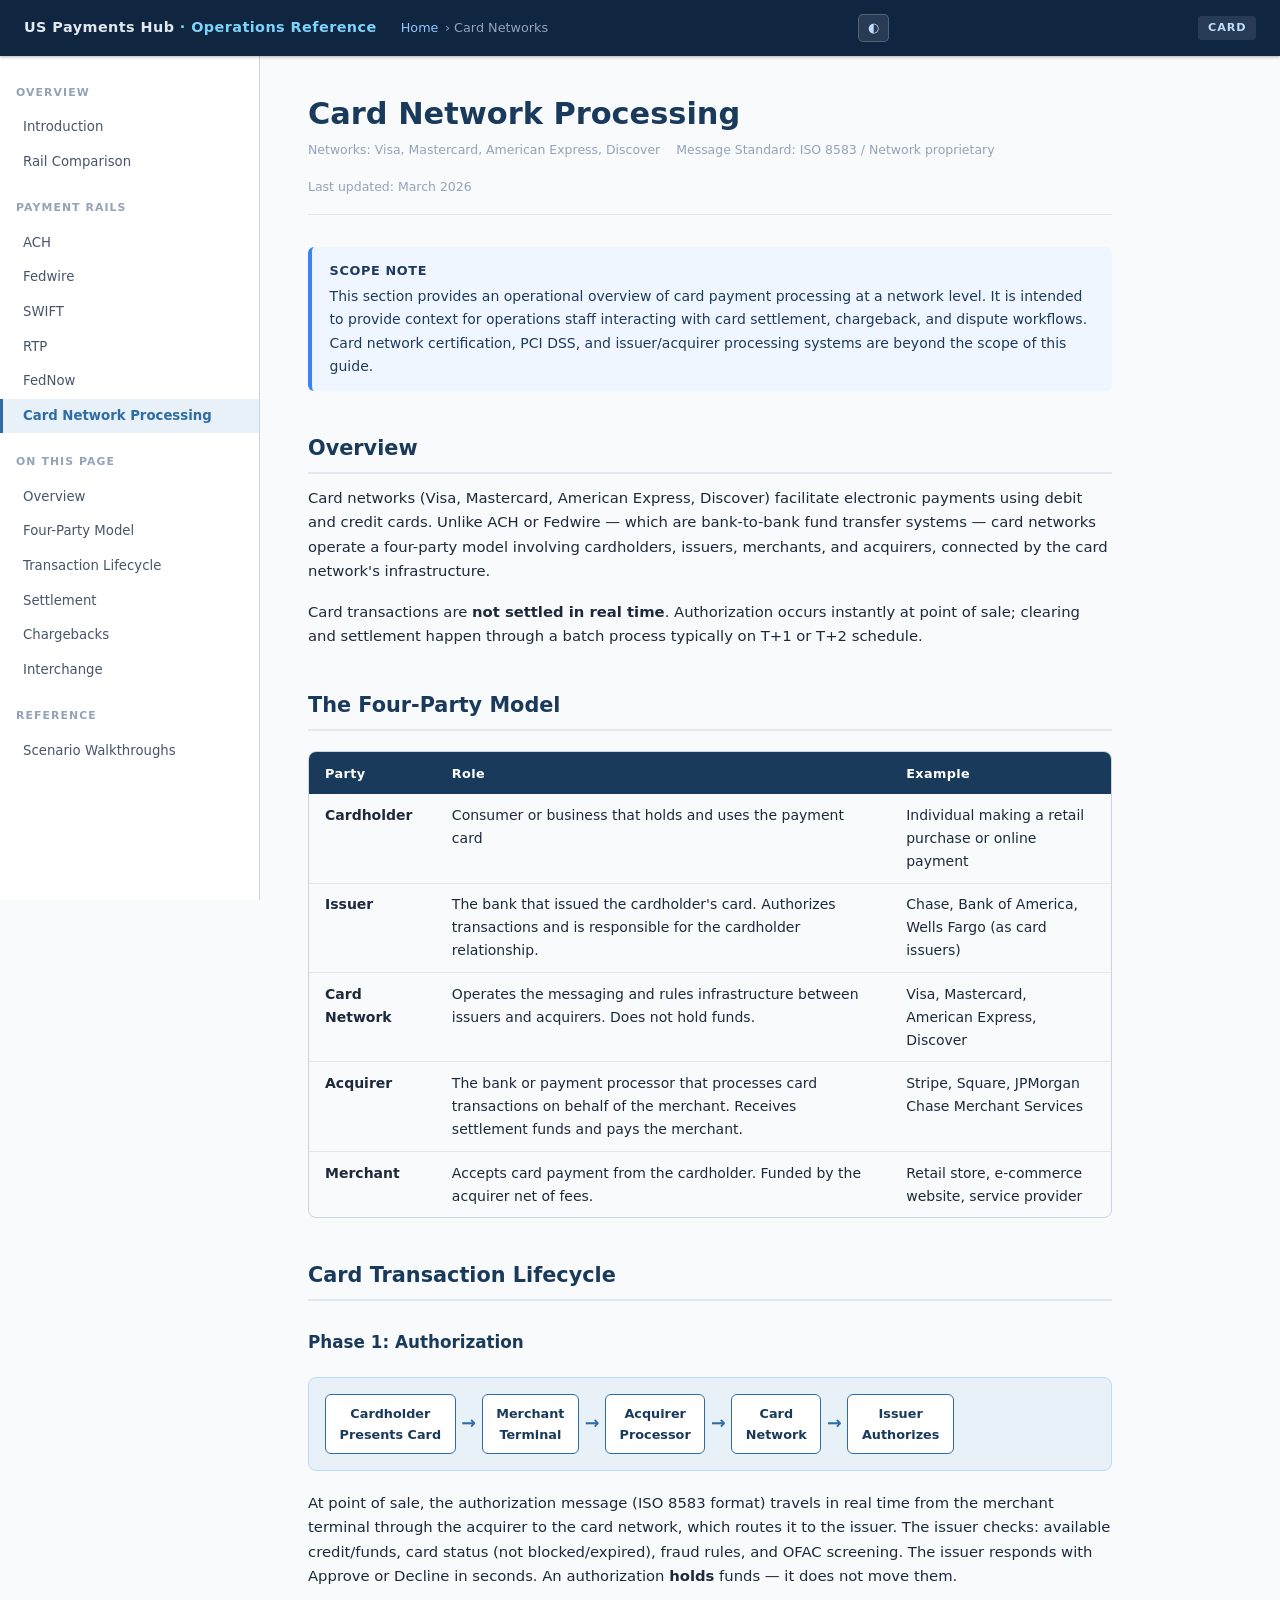
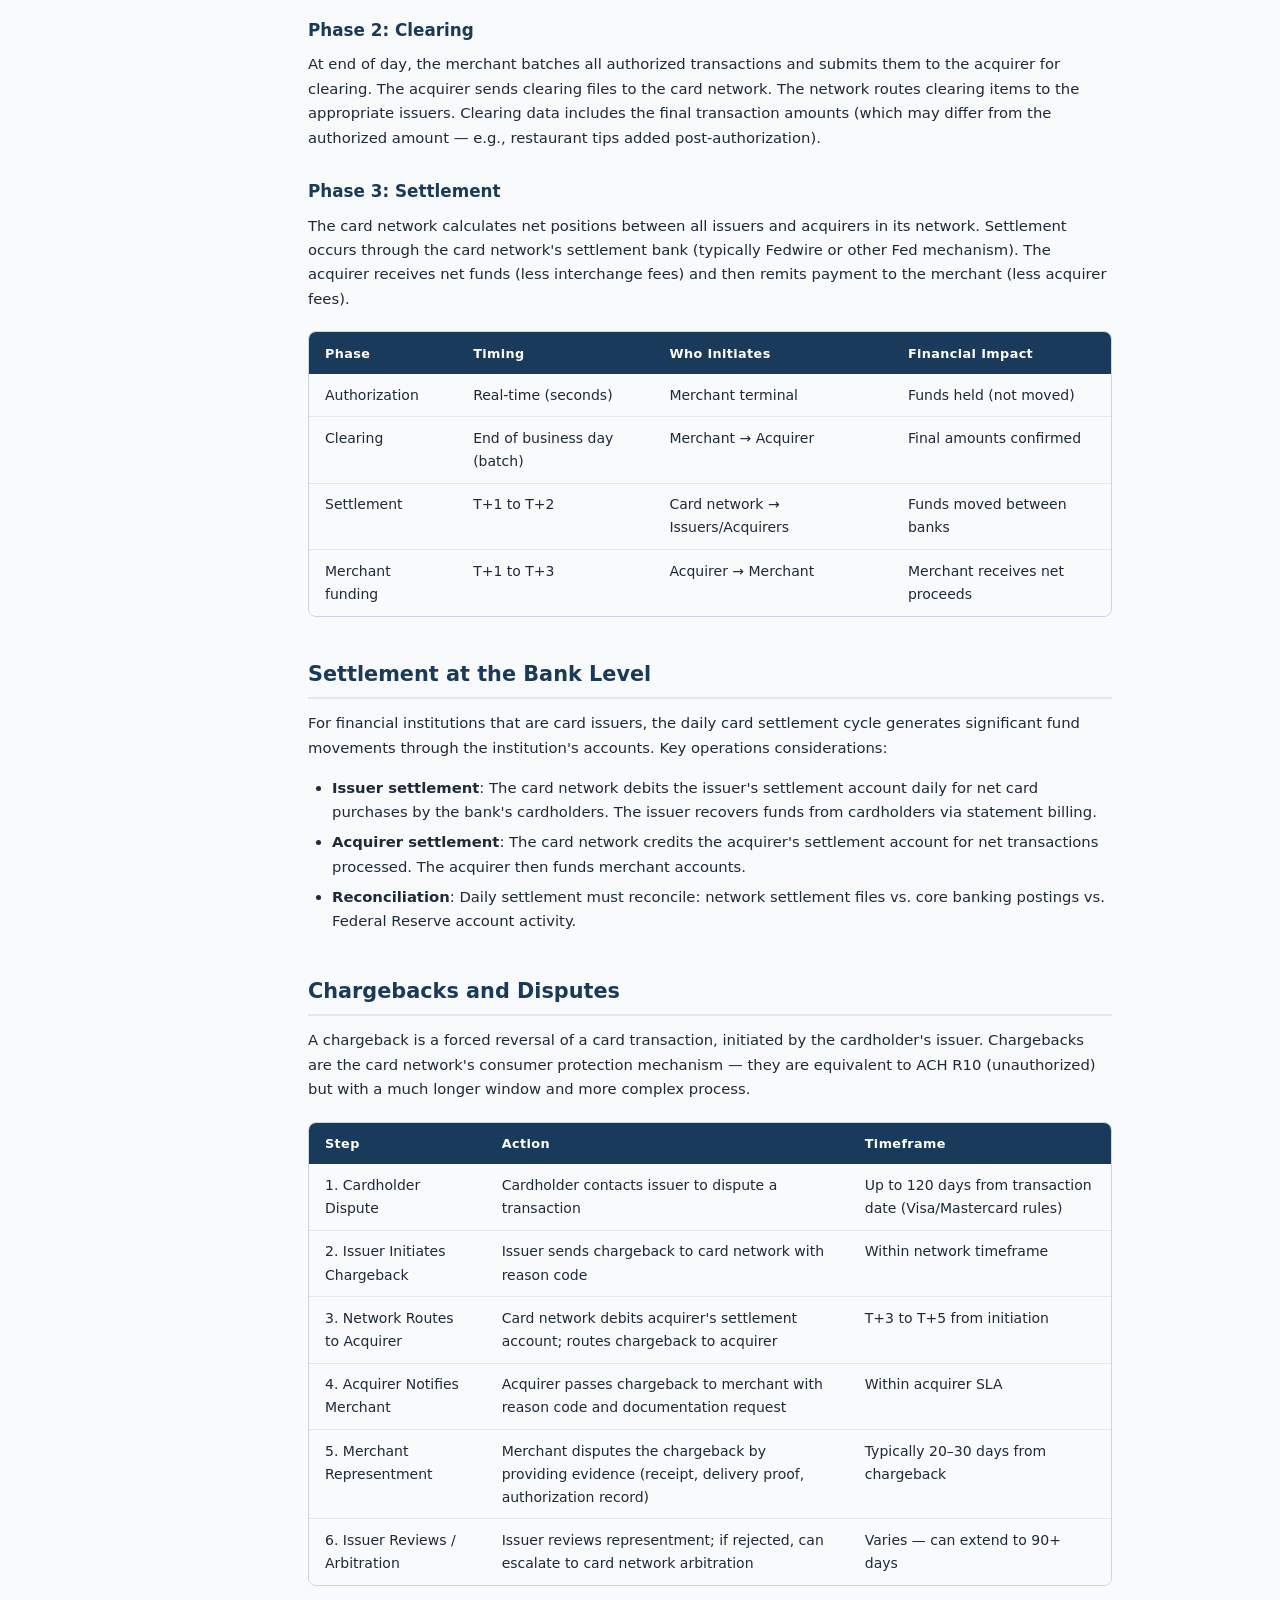
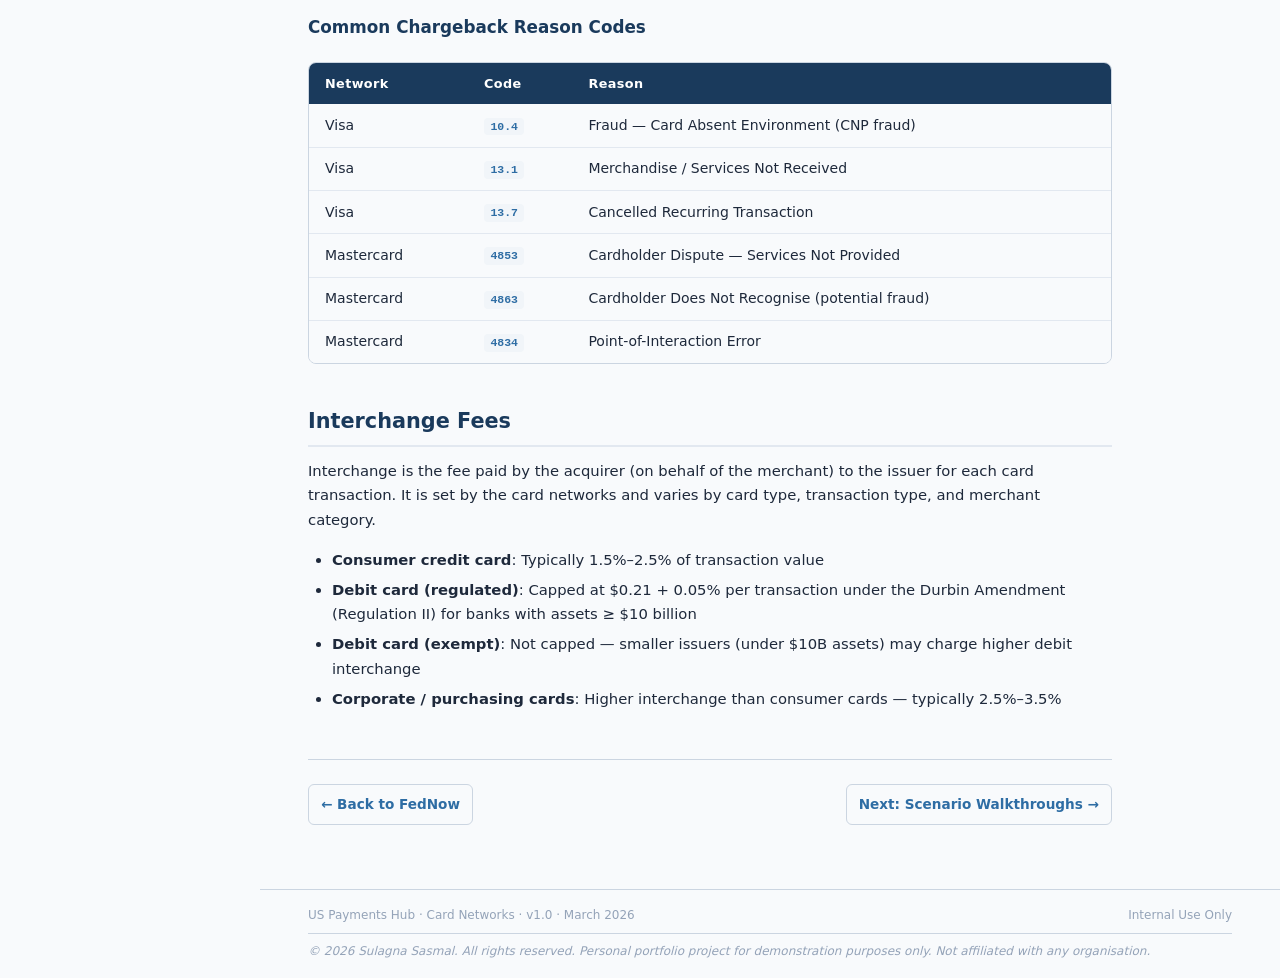
<file: card.html>
<!DOCTYPE html>
<html lang="en">
<head>
<meta charset="UTF-8">
<meta name="viewport" content="width=device-width, initial-scale=1.0">
<title>Card Network Processing — US Payments Hub</title>
<link rel="stylesheet" href="assets/style.css">
<script>(function(){var t=localStorage.getItem("theme");if(t)document.documentElement.setAttribute("data-theme",t);else if(window.matchMedia("(prefers-color-scheme:dark)").matches)document.documentElement.setAttribute("data-theme","dark");else document.documentElement.setAttribute("data-theme","light");})()</script>
</head>
<body>

<header class="site-header">
  <a class="header-brand" href="index.html">US Payments Hub <span>· Operations Reference</span></a>
  <div class="header-breadcrumb"><a href="index.html">Home</a> › Card Networks</div>
  <button class="theme-toggle" id="theme-toggle" aria-label="Toggle theme">&#9680;</button>
  <span class="header-rail-badge">Card</span>
</header>

<nav class="sidebar">
  <div class="nav-section">Overview</div>
  <a href="index.html">Introduction</a>
  <a href="index.html#rail-comparison">Rail Comparison</a>
  <div class="nav-section">Payment Rails</div>
  <a href="ach.html">ACH</a>
  <a href="fedwire.html">Fedwire</a>
  <a href="swift.html">SWIFT</a>
  <a href="rtp.html">RTP</a>
  <a href="fednow.html">FedNow</a>
  <a href="card.html" class="active">Card Network Processing</a>
  <div class="nav-section">On This Page</div>
  <a href="#overview">Overview</a>
  <a href="#four-party">Four-Party Model</a>
  <a href="#lifecycle">Transaction Lifecycle</a>
  <a href="#settlement">Settlement</a>
  <a href="#chargebacks">Chargebacks</a>
  <a href="#interchange">Interchange</a>
  <div class="nav-section">Reference</div>
  <a href="scenarios.html">Scenario Walkthroughs</a>
</nav>

<main class="main">

  <h1>Card Network Processing</h1>
  <p class="topic-meta">
    <span>Networks: Visa, Mastercard, American Express, Discover</span>
    <span>Message Standard: ISO 8583 / Network proprietary</span>
    <span>Last updated: March 2026</span>
  </p>

  <div class="note">
    <strong>Scope Note</strong>
    This section provides an operational overview of card payment processing at a network level. It is intended to provide context for operations staff interacting with card settlement, chargeback, and dispute workflows. Card network certification, PCI DSS, and issuer/acquirer processing systems are beyond the scope of this guide.
  </div>

  <h2 id="overview">Overview</h2>
  <p>
    Card networks (Visa, Mastercard, American Express, Discover) facilitate electronic payments using debit and credit cards. Unlike ACH or Fedwire — which are bank-to-bank fund transfer systems — card networks operate a four-party model involving cardholders, issuers, merchants, and acquirers, connected by the card network's infrastructure.
  </p>
  <p>
    Card transactions are <strong>not settled in real time</strong>. Authorization occurs instantly at point of sale; clearing and settlement happen through a batch process typically on T+1 or T+2 schedule.
  </p>

  <h2 id="four-party">The Four-Party Model</h2>

  <div class="table-wrap">
    <table>
      <thead><tr><th>Party</th><th>Role</th><th>Example</th></tr></thead>
      <tbody>
        <tr>
          <td><strong>Cardholder</strong></td>
          <td>Consumer or business that holds and uses the payment card</td>
          <td>Individual making a retail purchase or online payment</td>
        </tr>
        <tr>
          <td><strong>Issuer</strong></td>
          <td>The bank that issued the cardholder's card. Authorizes transactions and is responsible for the cardholder relationship.</td>
          <td>Chase, Bank of America, Wells Fargo (as card issuers)</td>
        </tr>
        <tr>
          <td><strong>Card Network</strong></td>
          <td>Operates the messaging and rules infrastructure between issuers and acquirers. Does not hold funds.</td>
          <td>Visa, Mastercard, American Express, Discover</td>
        </tr>
        <tr>
          <td><strong>Acquirer</strong></td>
          <td>The bank or payment processor that processes card transactions on behalf of the merchant. Receives settlement funds and pays the merchant.</td>
          <td>Stripe, Square, JPMorgan Chase Merchant Services</td>
        </tr>
        <tr>
          <td><strong>Merchant</strong></td>
          <td>Accepts card payment from the cardholder. Funded by the acquirer net of fees.</td>
          <td>Retail store, e-commerce website, service provider</td>
        </tr>
      </tbody>
    </table>
  </div>

  <h2 id="lifecycle">Card Transaction Lifecycle</h2>

  <h3>Phase 1: Authorization</h3>
  <div class="flow-diagram">
    <div class="flow-box">Cardholder<br>Presents Card</div>
    <div class="flow-arrow">→</div>
    <div class="flow-box">Merchant<br>Terminal</div>
    <div class="flow-arrow">→</div>
    <div class="flow-box">Acquirer<br>Processor</div>
    <div class="flow-arrow">→</div>
    <div class="flow-box">Card<br>Network</div>
    <div class="flow-arrow">→</div>
    <div class="flow-box">Issuer<br>Authorizes</div>
  </div>
  <p>
    At point of sale, the authorization message (ISO 8583 format) travels in real time from the merchant terminal through the acquirer to the card network, which routes it to the issuer. The issuer checks: available credit/funds, card status (not blocked/expired), fraud rules, and OFAC screening. The issuer responds with Approve or Decline in seconds. An authorization <strong>holds</strong> funds — it does not move them.
  </p>

  <h3>Phase 2: Clearing</h3>
  <p>
    At end of day, the merchant batches all authorized transactions and submits them to the acquirer for clearing. The acquirer sends clearing files to the card network. The network routes clearing items to the appropriate issuers. Clearing data includes the final transaction amounts (which may differ from the authorized amount — e.g., restaurant tips added post-authorization).
  </p>

  <h3>Phase 3: Settlement</h3>
  <p>
    The card network calculates net positions between all issuers and acquirers in its network. Settlement occurs through the card network's settlement bank (typically Fedwire or other Fed mechanism). The acquirer receives net funds (less interchange fees) and then remits payment to the merchant (less acquirer fees).
  </p>

  <div class="table-wrap">
    <table>
      <thead><tr><th>Phase</th><th>Timing</th><th>Who Initiates</th><th>Financial Impact</th></tr></thead>
      <tbody>
        <tr><td>Authorization</td><td>Real-time (seconds)</td><td>Merchant terminal</td><td>Funds held (not moved)</td></tr>
        <tr><td>Clearing</td><td>End of business day (batch)</td><td>Merchant → Acquirer</td><td>Final amounts confirmed</td></tr>
        <tr><td>Settlement</td><td>T+1 to T+2</td><td>Card network → Issuers/Acquirers</td><td>Funds moved between banks</td></tr>
        <tr><td>Merchant funding</td><td>T+1 to T+3</td><td>Acquirer → Merchant</td><td>Merchant receives net proceeds</td></tr>
      </tbody>
    </table>
  </div>

  <h2 id="settlement">Settlement at the Bank Level</h2>
  <p>
    For financial institutions that are card issuers, the daily card settlement cycle generates significant fund movements through the institution's accounts. Key operations considerations:
  </p>
  <ul>
    <li><strong>Issuer settlement</strong>: The card network debits the issuer's settlement account daily for net card purchases by the bank's cardholders. The issuer recovers funds from cardholders via statement billing.</li>
    <li><strong>Acquirer settlement</strong>: The card network credits the acquirer's settlement account for net transactions processed. The acquirer then funds merchant accounts.</li>
    <li><strong>Reconciliation</strong>: Daily settlement must reconcile: network settlement files vs. core banking postings vs. Federal Reserve account activity.</li>
  </ul>

  <h2 id="chargebacks">Chargebacks and Disputes</h2>
  <p>
    A chargeback is a forced reversal of a card transaction, initiated by the cardholder's issuer. Chargebacks are the card network's consumer protection mechanism — they are equivalent to ACH R10 (unauthorized) but with a much longer window and more complex process.
  </p>

  <div class="table-wrap">
    <table>
      <thead><tr><th>Step</th><th>Action</th><th>Timeframe</th></tr></thead>
      <tbody>
        <tr><td>1. Cardholder Dispute</td><td>Cardholder contacts issuer to dispute a transaction</td><td>Up to 120 days from transaction date (Visa/Mastercard rules)</td></tr>
        <tr><td>2. Issuer Initiates Chargeback</td><td>Issuer sends chargeback to card network with reason code</td><td>Within network timeframe</td></tr>
        <tr><td>3. Network Routes to Acquirer</td><td>Card network debits acquirer's settlement account; routes chargeback to acquirer</td><td>T+3 to T+5 from initiation</td></tr>
        <tr><td>4. Acquirer Notifies Merchant</td><td>Acquirer passes chargeback to merchant with reason code and documentation request</td><td>Within acquirer SLA</td></tr>
        <tr><td>5. Merchant Representment</td><td>Merchant disputes the chargeback by providing evidence (receipt, delivery proof, authorization record)</td><td>Typically 20–30 days from chargeback</td></tr>
        <tr><td>6. Issuer Reviews / Arbitration</td><td>Issuer reviews representment; if rejected, can escalate to card network arbitration</td><td>Varies — can extend to 90+ days</td></tr>
      </tbody>
    </table>
  </div>

  <h3>Common Chargeback Reason Codes</h3>
  <div class="table-wrap">
    <table>
      <thead><tr><th>Network</th><th>Code</th><th>Reason</th></tr></thead>
      <tbody>
        <tr><td>Visa</td><td><code class="rc-code">10.4</code></td><td>Fraud — Card Absent Environment (CNP fraud)</td></tr>
        <tr><td>Visa</td><td><code class="rc-code">13.1</code></td><td>Merchandise / Services Not Received</td></tr>
        <tr><td>Visa</td><td><code class="rc-code">13.7</code></td><td>Cancelled Recurring Transaction</td></tr>
        <tr><td>Mastercard</td><td><code class="rc-code">4853</code></td><td>Cardholder Dispute — Services Not Provided</td></tr>
        <tr><td>Mastercard</td><td><code class="rc-code">4863</code></td><td>Cardholder Does Not Recognise (potential fraud)</td></tr>
        <tr><td>Mastercard</td><td><code class="rc-code">4834</code></td><td>Point-of-Interaction Error</td></tr>
      </tbody>
    </table>
  </div>

  <h2 id="interchange">Interchange Fees</h2>
  <p>
    Interchange is the fee paid by the acquirer (on behalf of the merchant) to the issuer for each card transaction. It is set by the card networks and varies by card type, transaction type, and merchant category.
  </p>
  <ul>
    <li><strong>Consumer credit card</strong>: Typically 1.5%–2.5% of transaction value</li>
    <li><strong>Debit card (regulated)</strong>: Capped at $0.21 + 0.05% per transaction under the Durbin Amendment (Regulation II) for banks with assets ≥ $10 billion</li>
    <li><strong>Debit card (exempt)</strong>: Not capped — smaller issuers (under $10B assets) may charge higher debit interchange</li>
    <li><strong>Corporate / purchasing cards</strong>: Higher interchange than consumer cards — typically 2.5%–3.5%</li>
  </ul>

  <div class="doc-nav">
    <a href="fednow.html">← Back to FedNow</a>
    <a href="scenarios.html">Next: Scenario Walkthroughs →</a>
  </div>

</main>

<footer class="site-footer">
  <span>US Payments Hub · Card Networks · v1.0 · March 2026</span>
  <span>Internal Use Only</span>
  <span class="copyright">&copy; 2026 Sulagna Sasmal. All rights reserved. Personal portfolio project for demonstration purposes only. Not affiliated with any organisation.</span>
</footer>

<script>(function(){var btn=document.getElementById("theme-toggle");if(!btn)return;function upd(){btn.textContent=document.documentElement.getAttribute("data-theme")==="dark"?"☀":"◐";}upd();btn.addEventListener("click",function(){var n=document.documentElement.getAttribute("data-theme")==="dark"?"light":"dark";document.documentElement.setAttribute("data-theme",n);localStorage.setItem("theme",n);upd();});})()</script>
</body>
</html>
</file>
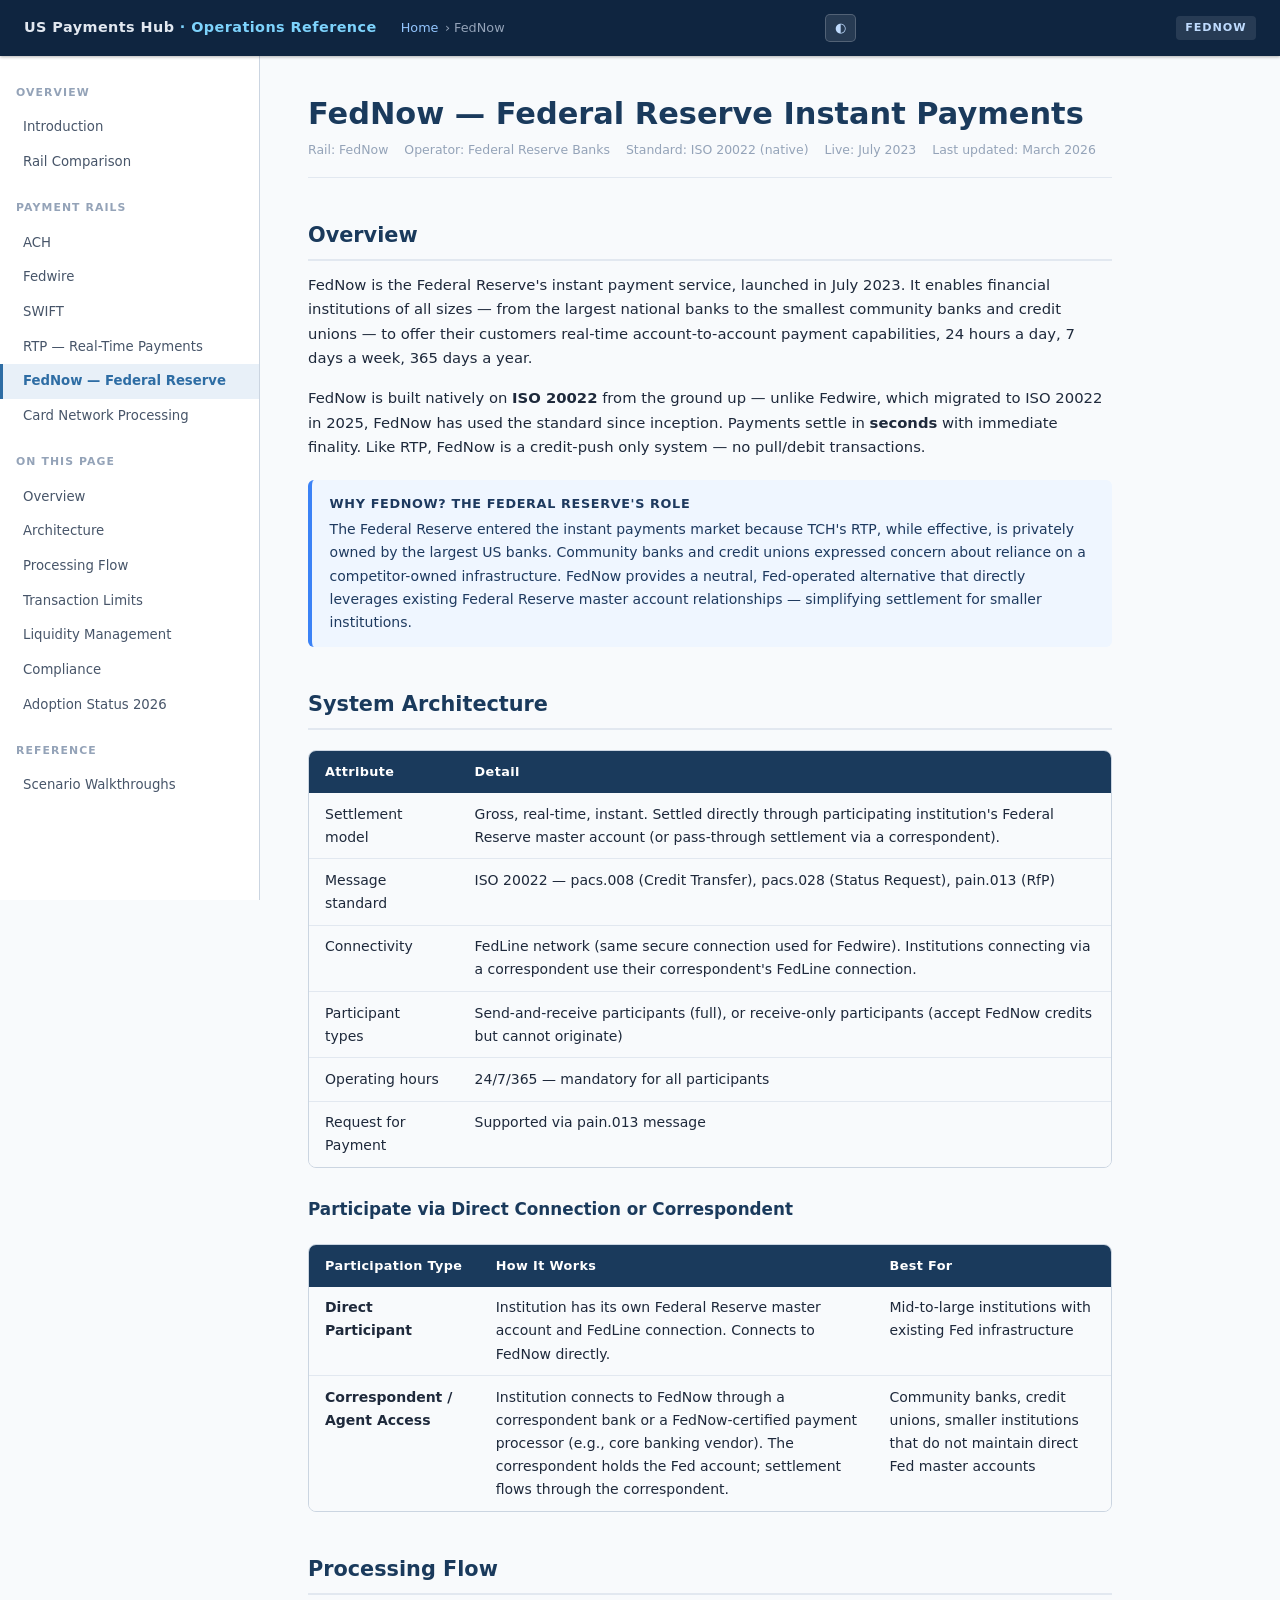
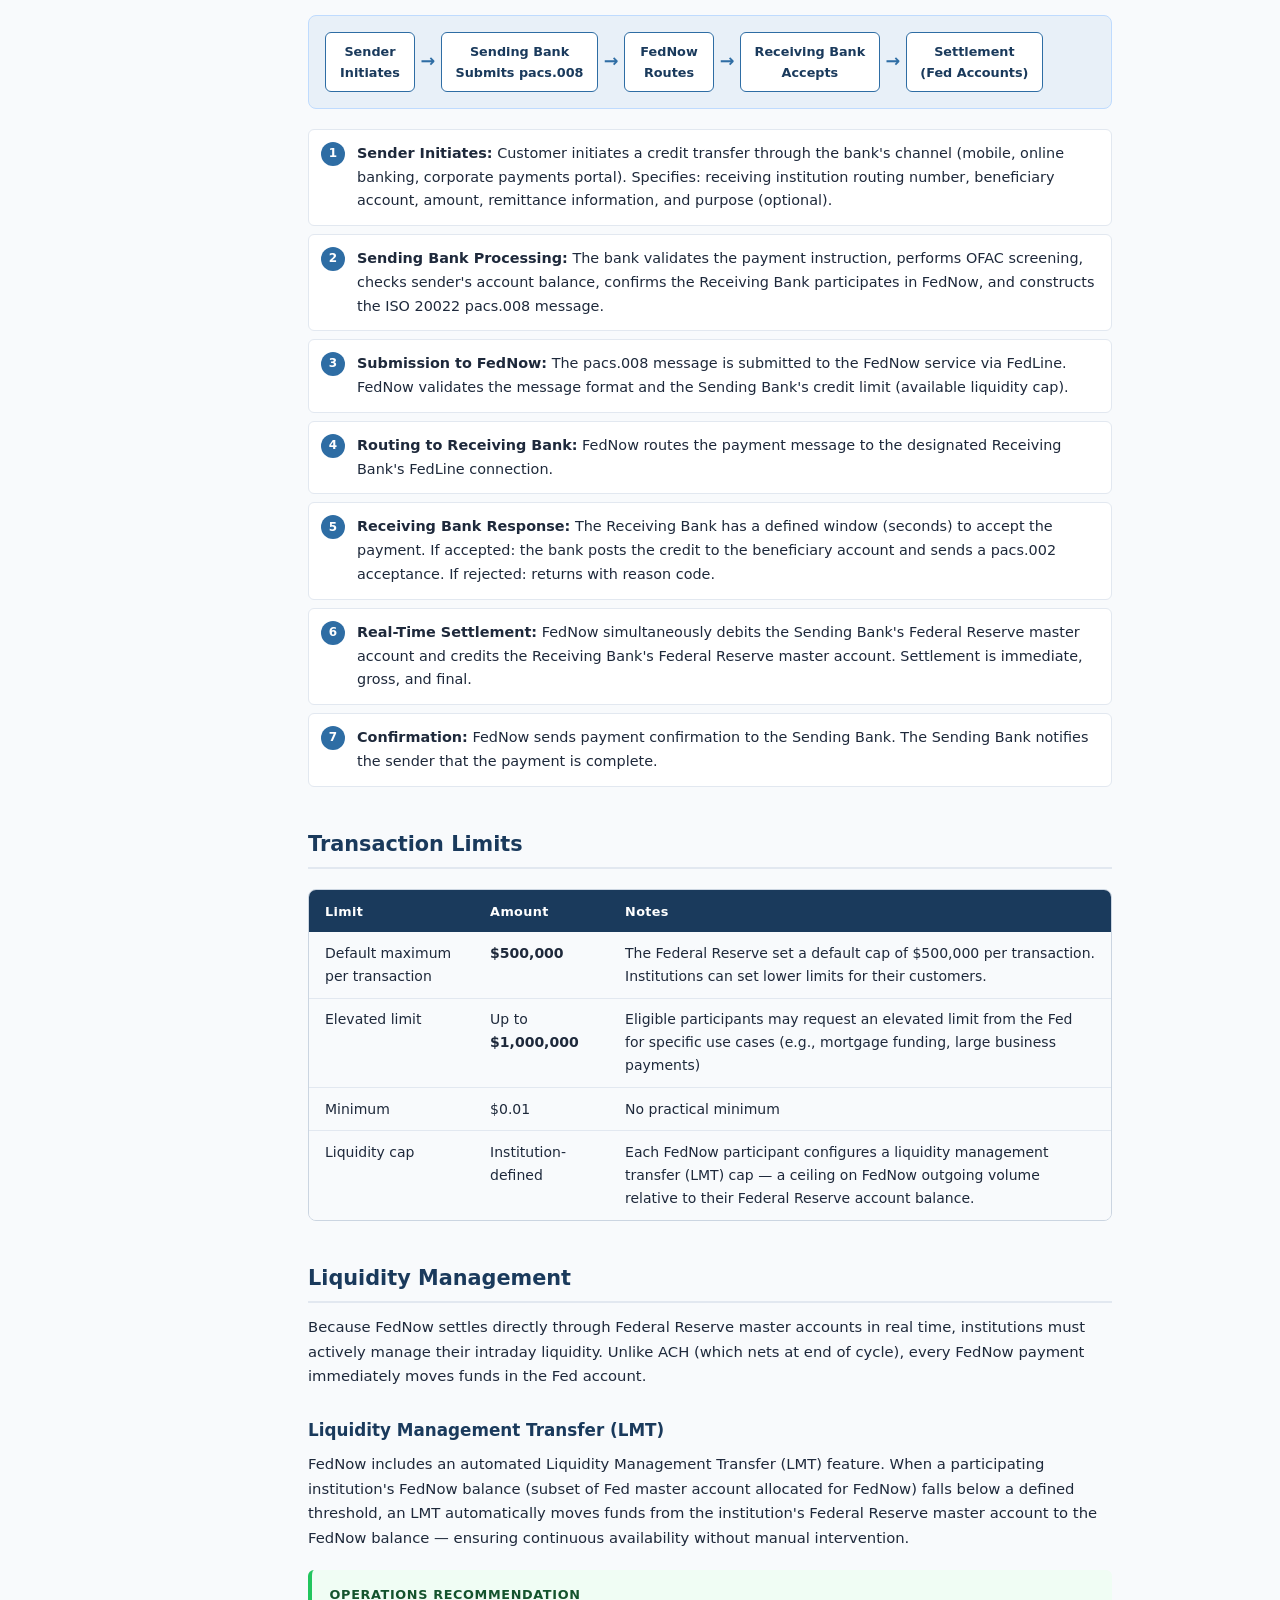
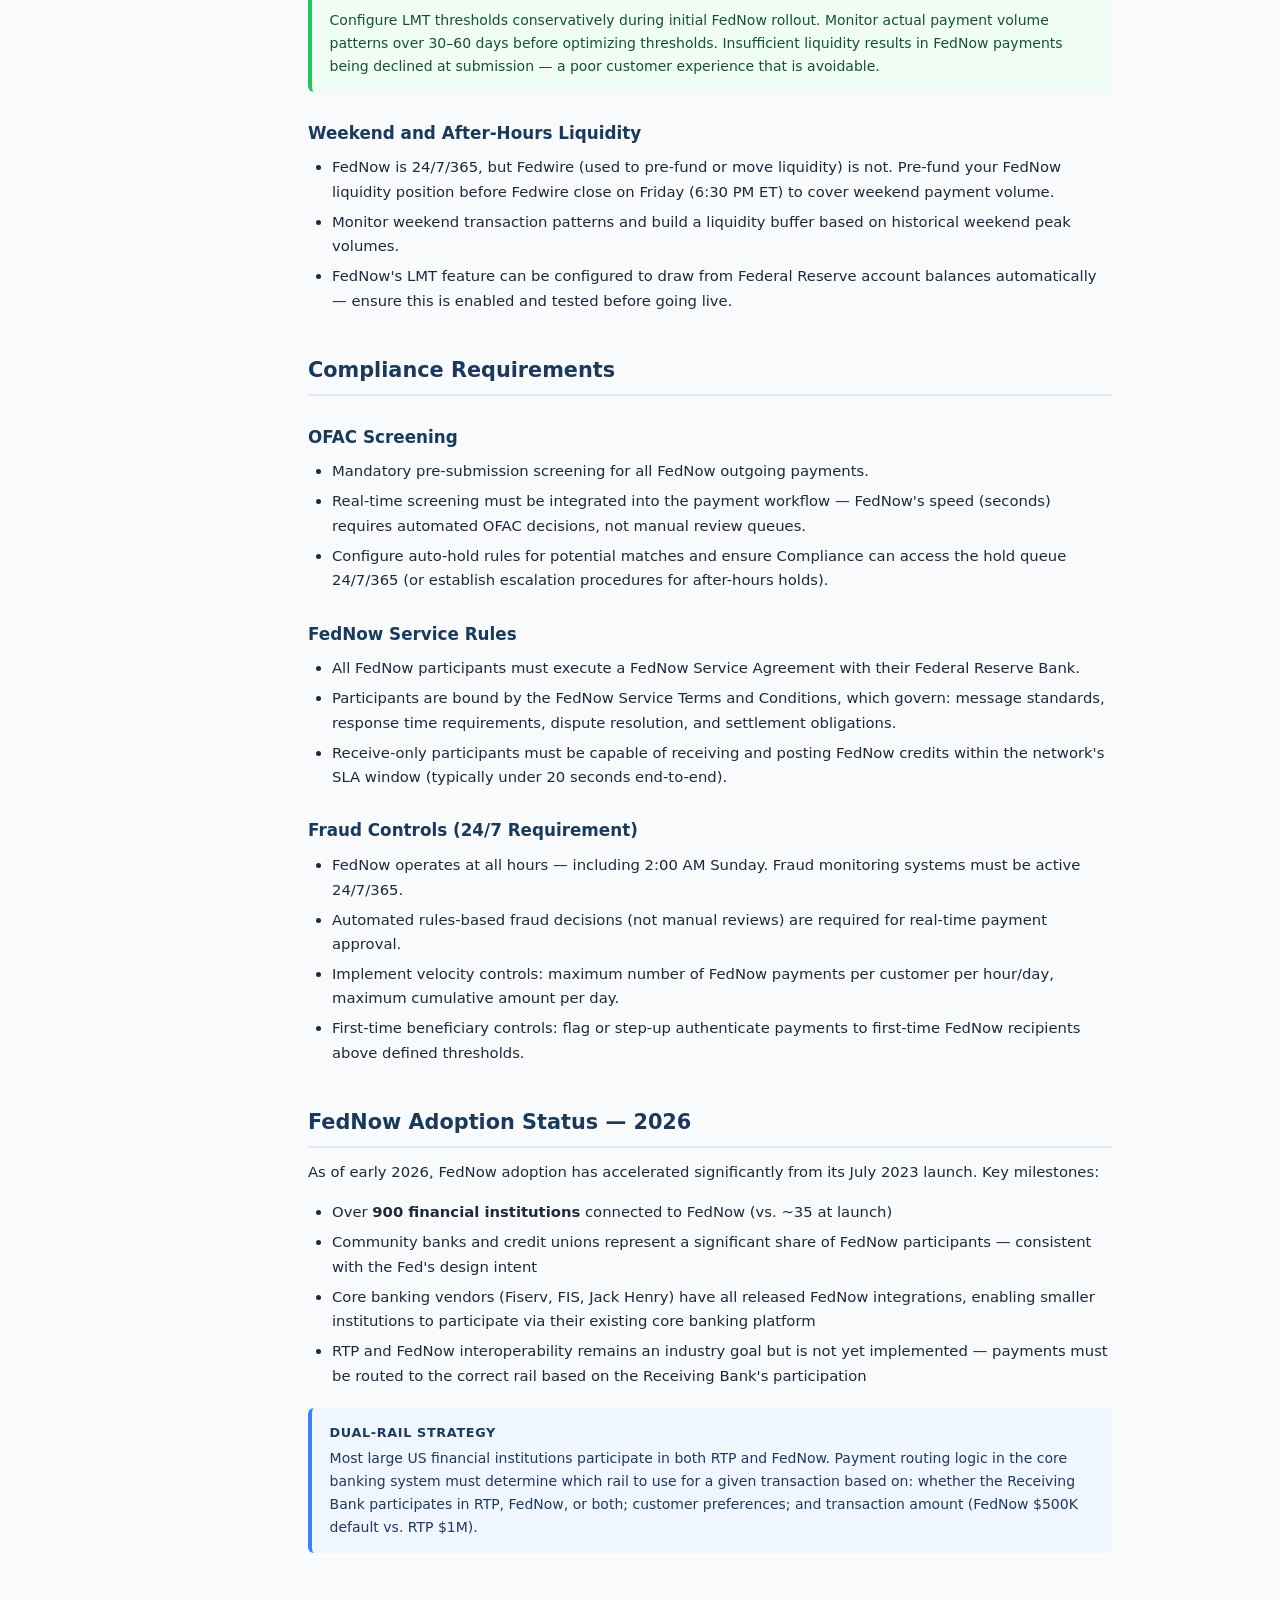
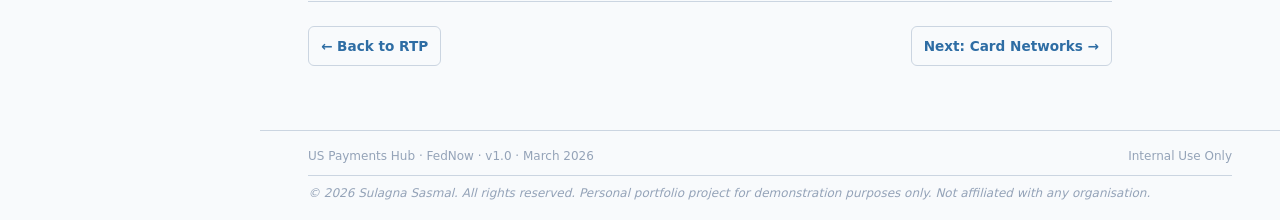
<file: fednow.html>
<!DOCTYPE html>
<html lang="en">
<head>
<meta charset="UTF-8">
<meta name="viewport" content="width=device-width, initial-scale=1.0">
<title>FedNow — US Payments Hub</title>
<link rel="stylesheet" href="assets/style.css">
<script>(function(){var t=localStorage.getItem("theme");if(t)document.documentElement.setAttribute("data-theme",t);else if(window.matchMedia("(prefers-color-scheme:dark)").matches)document.documentElement.setAttribute("data-theme","dark");else document.documentElement.setAttribute("data-theme","light");})()</script>
</head>
<body>

<header class="site-header">
  <a class="header-brand" href="index.html">US Payments Hub <span>· Operations Reference</span></a>
  <div class="header-breadcrumb"><a href="index.html">Home</a> › FedNow</div>
  <button class="theme-toggle" id="theme-toggle" aria-label="Toggle theme">&#9680;</button>
  <span class="header-rail-badge">FedNow</span>
</header>

<nav class="sidebar">
  <div class="nav-section">Overview</div>
  <a href="index.html">Introduction</a>
  <a href="index.html#rail-comparison">Rail Comparison</a>
  <div class="nav-section">Payment Rails</div>
  <a href="ach.html">ACH</a>
  <a href="fedwire.html">Fedwire</a>
  <a href="swift.html">SWIFT</a>
  <a href="rtp.html">RTP — Real-Time Payments</a>
  <a href="fednow.html" class="active">FedNow — Federal Reserve</a>
  <a href="card.html">Card Network Processing</a>
  <div class="nav-section">On This Page</div>
  <a href="#overview">Overview</a>
  <a href="#architecture">Architecture</a>
  <a href="#processing-flow">Processing Flow</a>
  <a href="#limits">Transaction Limits</a>
  <a href="#liquidity">Liquidity Management</a>
  <a href="#compliance">Compliance</a>
  <a href="#adoption">Adoption Status 2026</a>
  <div class="nav-section">Reference</div>
  <a href="scenarios.html">Scenario Walkthroughs</a>
</nav>

<main class="main">

  <h1>FedNow — Federal Reserve Instant Payments</h1>
  <p class="topic-meta">
    <span>Rail: FedNow</span>
    <span>Operator: Federal Reserve Banks</span>
    <span>Standard: ISO 20022 (native)</span>
    <span>Live: July 2023</span>
    <span>Last updated: March 2026</span>
  </p>

  <h2 id="overview">Overview</h2>
  <p>
    FedNow is the Federal Reserve's instant payment service, launched in July 2023. It enables financial institutions of all sizes — from the largest national banks to the smallest community banks and credit unions — to offer their customers real-time account-to-account payment capabilities, 24 hours a day, 7 days a week, 365 days a year.
  </p>
  <p>
    FedNow is built natively on <strong>ISO 20022</strong> from the ground up — unlike Fedwire, which migrated to ISO 20022 in 2025, FedNow has used the standard since inception. Payments settle in <strong>seconds</strong> with immediate finality. Like RTP, FedNow is a credit-push only system — no pull/debit transactions.
  </p>

  <div class="note">
    <strong>Why FedNow? The Federal Reserve's Role</strong>
    The Federal Reserve entered the instant payments market because TCH's RTP, while effective, is privately owned by the largest US banks. Community banks and credit unions expressed concern about reliance on a competitor-owned infrastructure. FedNow provides a neutral, Fed-operated alternative that directly leverages existing Federal Reserve master account relationships — simplifying settlement for smaller institutions.
  </div>

  <h2 id="architecture">System Architecture</h2>

  <div class="table-wrap">
    <table>
      <thead><tr><th>Attribute</th><th>Detail</th></tr></thead>
      <tbody>
        <tr><td>Settlement model</td><td>Gross, real-time, instant. Settled directly through participating institution's Federal Reserve master account (or pass-through settlement via a correspondent).</td></tr>
        <tr><td>Message standard</td><td>ISO 20022 — pacs.008 (Credit Transfer), pacs.028 (Status Request), pain.013 (RfP)</td></tr>
        <tr><td>Connectivity</td><td>FedLine network (same secure connection used for Fedwire). Institutions connecting via a correspondent use their correspondent's FedLine connection.</td></tr>
        <tr><td>Participant types</td><td>Send-and-receive participants (full), or receive-only participants (accept FedNow credits but cannot originate)</td></tr>
        <tr><td>Operating hours</td><td>24/7/365 — mandatory for all participants</td></tr>
        <tr><td>Request for Payment</td><td>Supported via pain.013 message</td></tr>
      </tbody>
    </table>
  </div>

  <h3>Participate via Direct Connection or Correspondent</h3>
  <div class="table-wrap">
    <table>
      <thead><tr><th>Participation Type</th><th>How It Works</th><th>Best For</th></tr></thead>
      <tbody>
        <tr>
          <td><strong>Direct Participant</strong></td>
          <td>Institution has its own Federal Reserve master account and FedLine connection. Connects to FedNow directly.</td>
          <td>Mid-to-large institutions with existing Fed infrastructure</td>
        </tr>
        <tr>
          <td><strong>Correspondent / Agent Access</strong></td>
          <td>Institution connects to FedNow through a correspondent bank or a FedNow-certified payment processor (e.g., core banking vendor). The correspondent holds the Fed account; settlement flows through the correspondent.</td>
          <td>Community banks, credit unions, smaller institutions that do not maintain direct Fed master accounts</td>
        </tr>
      </tbody>
    </table>
  </div>

  <h2 id="processing-flow">Processing Flow</h2>

  <div class="flow-diagram">
    <div class="flow-box">Sender<br>Initiates</div>
    <div class="flow-arrow">→</div>
    <div class="flow-box">Sending Bank<br>Submits pacs.008</div>
    <div class="flow-arrow">→</div>
    <div class="flow-box">FedNow<br>Routes</div>
    <div class="flow-arrow">→</div>
    <div class="flow-box">Receiving Bank<br>Accepts</div>
    <div class="flow-arrow">→</div>
    <div class="flow-box">Settlement<br>(Fed Accounts)</div>
  </div>

  <ol class="step-list">
    <li><strong>Sender Initiates:</strong> Customer initiates a credit transfer through the bank's channel (mobile, online banking, corporate payments portal). Specifies: receiving institution routing number, beneficiary account, amount, remittance information, and purpose (optional).</li>
    <li><strong>Sending Bank Processing:</strong> The bank validates the payment instruction, performs OFAC screening, checks sender's account balance, confirms the Receiving Bank participates in FedNow, and constructs the ISO 20022 pacs.008 message.</li>
    <li><strong>Submission to FedNow:</strong> The pacs.008 message is submitted to the FedNow service via FedLine. FedNow validates the message format and the Sending Bank's credit limit (available liquidity cap).</li>
    <li><strong>Routing to Receiving Bank:</strong> FedNow routes the payment message to the designated Receiving Bank's FedLine connection.</li>
    <li><strong>Receiving Bank Response:</strong> The Receiving Bank has a defined window (seconds) to accept the payment. If accepted: the bank posts the credit to the beneficiary account and sends a pacs.002 acceptance. If rejected: returns with reason code.</li>
    <li><strong>Real-Time Settlement:</strong> FedNow simultaneously debits the Sending Bank's Federal Reserve master account and credits the Receiving Bank's Federal Reserve master account. Settlement is immediate, gross, and final.</li>
    <li><strong>Confirmation:</strong> FedNow sends payment confirmation to the Sending Bank. The Sending Bank notifies the sender that the payment is complete.</li>
  </ol>

  <h2 id="limits">Transaction Limits</h2>

  <div class="table-wrap">
    <table>
      <thead><tr><th>Limit</th><th>Amount</th><th>Notes</th></tr></thead>
      <tbody>
        <tr>
          <td>Default maximum per transaction</td>
          <td><strong>$500,000</strong></td>
          <td>The Federal Reserve set a default cap of $500,000 per transaction. Institutions can set lower limits for their customers.</td>
        </tr>
        <tr>
          <td>Elevated limit</td>
          <td>Up to <strong>$1,000,000</strong></td>
          <td>Eligible participants may request an elevated limit from the Fed for specific use cases (e.g., mortgage funding, large business payments)</td>
        </tr>
        <tr>
          <td>Minimum</td>
          <td>$0.01</td>
          <td>No practical minimum</td>
        </tr>
        <tr>
          <td>Liquidity cap</td>
          <td>Institution-defined</td>
          <td>Each FedNow participant configures a liquidity management transfer (LMT) cap — a ceiling on FedNow outgoing volume relative to their Federal Reserve account balance.</td>
        </tr>
      </tbody>
    </table>
  </div>

  <h2 id="liquidity">Liquidity Management</h2>
  <p>
    Because FedNow settles directly through Federal Reserve master accounts in real time, institutions must actively manage their intraday liquidity. Unlike ACH (which nets at end of cycle), every FedNow payment immediately moves funds in the Fed account.
  </p>

  <h3>Liquidity Management Transfer (LMT)</h3>
  <p>
    FedNow includes an automated Liquidity Management Transfer (LMT) feature. When a participating institution's FedNow balance (subset of Fed master account allocated for FedNow) falls below a defined threshold, an LMT automatically moves funds from the institution's Federal Reserve master account to the FedNow balance — ensuring continuous availability without manual intervention.
  </p>

  <div class="tip">
    <strong>Operations Recommendation</strong>
    Configure LMT thresholds conservatively during initial FedNow rollout. Monitor actual payment volume patterns over 30–60 days before optimizing thresholds. Insufficient liquidity results in FedNow payments being declined at submission — a poor customer experience that is avoidable.
  </div>

  <h3>Weekend and After-Hours Liquidity</h3>
  <ul>
    <li>FedNow is 24/7/365, but Fedwire (used to pre-fund or move liquidity) is not. Pre-fund your FedNow liquidity position before Fedwire close on Friday (6:30 PM ET) to cover weekend payment volume.</li>
    <li>Monitor weekend transaction patterns and build a liquidity buffer based on historical weekend peak volumes.</li>
    <li>FedNow's LMT feature can be configured to draw from Federal Reserve account balances automatically — ensure this is enabled and tested before going live.</li>
  </ul>

  <h2 id="compliance">Compliance Requirements</h2>

  <h3>OFAC Screening</h3>
  <ul>
    <li>Mandatory pre-submission screening for all FedNow outgoing payments.</li>
    <li>Real-time screening must be integrated into the payment workflow — FedNow's speed (seconds) requires automated OFAC decisions, not manual review queues.</li>
    <li>Configure auto-hold rules for potential matches and ensure Compliance can access the hold queue 24/7/365 (or establish escalation procedures for after-hours holds).</li>
  </ul>

  <h3>FedNow Service Rules</h3>
  <ul>
    <li>All FedNow participants must execute a FedNow Service Agreement with their Federal Reserve Bank.</li>
    <li>Participants are bound by the FedNow Service Terms and Conditions, which govern: message standards, response time requirements, dispute resolution, and settlement obligations.</li>
    <li>Receive-only participants must be capable of receiving and posting FedNow credits within the network's SLA window (typically under 20 seconds end-to-end).</li>
  </ul>

  <h3>Fraud Controls (24/7 Requirement)</h3>
  <ul>
    <li>FedNow operates at all hours — including 2:00 AM Sunday. Fraud monitoring systems must be active 24/7/365.</li>
    <li>Automated rules-based fraud decisions (not manual reviews) are required for real-time payment approval.</li>
    <li>Implement velocity controls: maximum number of FedNow payments per customer per hour/day, maximum cumulative amount per day.</li>
    <li>First-time beneficiary controls: flag or step-up authenticate payments to first-time FedNow recipients above defined thresholds.</li>
  </ul>

  <h2 id="adoption">FedNow Adoption Status — 2026</h2>
  <p>
    As of early 2026, FedNow adoption has accelerated significantly from its July 2023 launch. Key milestones:
  </p>
  <ul>
    <li>Over <strong>900 financial institutions</strong> connected to FedNow (vs. ~35 at launch)</li>
    <li>Community banks and credit unions represent a significant share of FedNow participants — consistent with the Fed's design intent</li>
    <li>Core banking vendors (Fiserv, FIS, Jack Henry) have all released FedNow integrations, enabling smaller institutions to participate via their existing core banking platform</li>
    <li>RTP and FedNow interoperability remains an industry goal but is not yet implemented — payments must be routed to the correct rail based on the Receiving Bank's participation</li>
  </ul>

  <div class="note">
    <strong>Dual-Rail Strategy</strong>
    Most large US financial institutions participate in both RTP and FedNow. Payment routing logic in the core banking system must determine which rail to use for a given transaction based on: whether the Receiving Bank participates in RTP, FedNow, or both; customer preferences; and transaction amount (FedNow $500K default vs. RTP $1M).
  </div>

  <div class="doc-nav">
    <a href="rtp.html">← Back to RTP</a>
    <a href="card.html">Next: Card Networks →</a>
  </div>

</main>

<footer class="site-footer">
  <span>US Payments Hub · FedNow · v1.0 · March 2026</span>
  <span>Internal Use Only</span>
  <span class="copyright">&copy; 2026 Sulagna Sasmal. All rights reserved. Personal portfolio project for demonstration purposes only. Not affiliated with any organisation.</span>
</footer>

<script>(function(){var btn=document.getElementById("theme-toggle");if(!btn)return;function upd(){btn.textContent=document.documentElement.getAttribute("data-theme")==="dark"?"☀":"◐";}upd();btn.addEventListener("click",function(){var n=document.documentElement.getAttribute("data-theme")==="dark"?"light":"dark";document.documentElement.setAttribute("data-theme",n);localStorage.setItem("theme",n);upd();});})()</script>
</body>
</html>
</file>
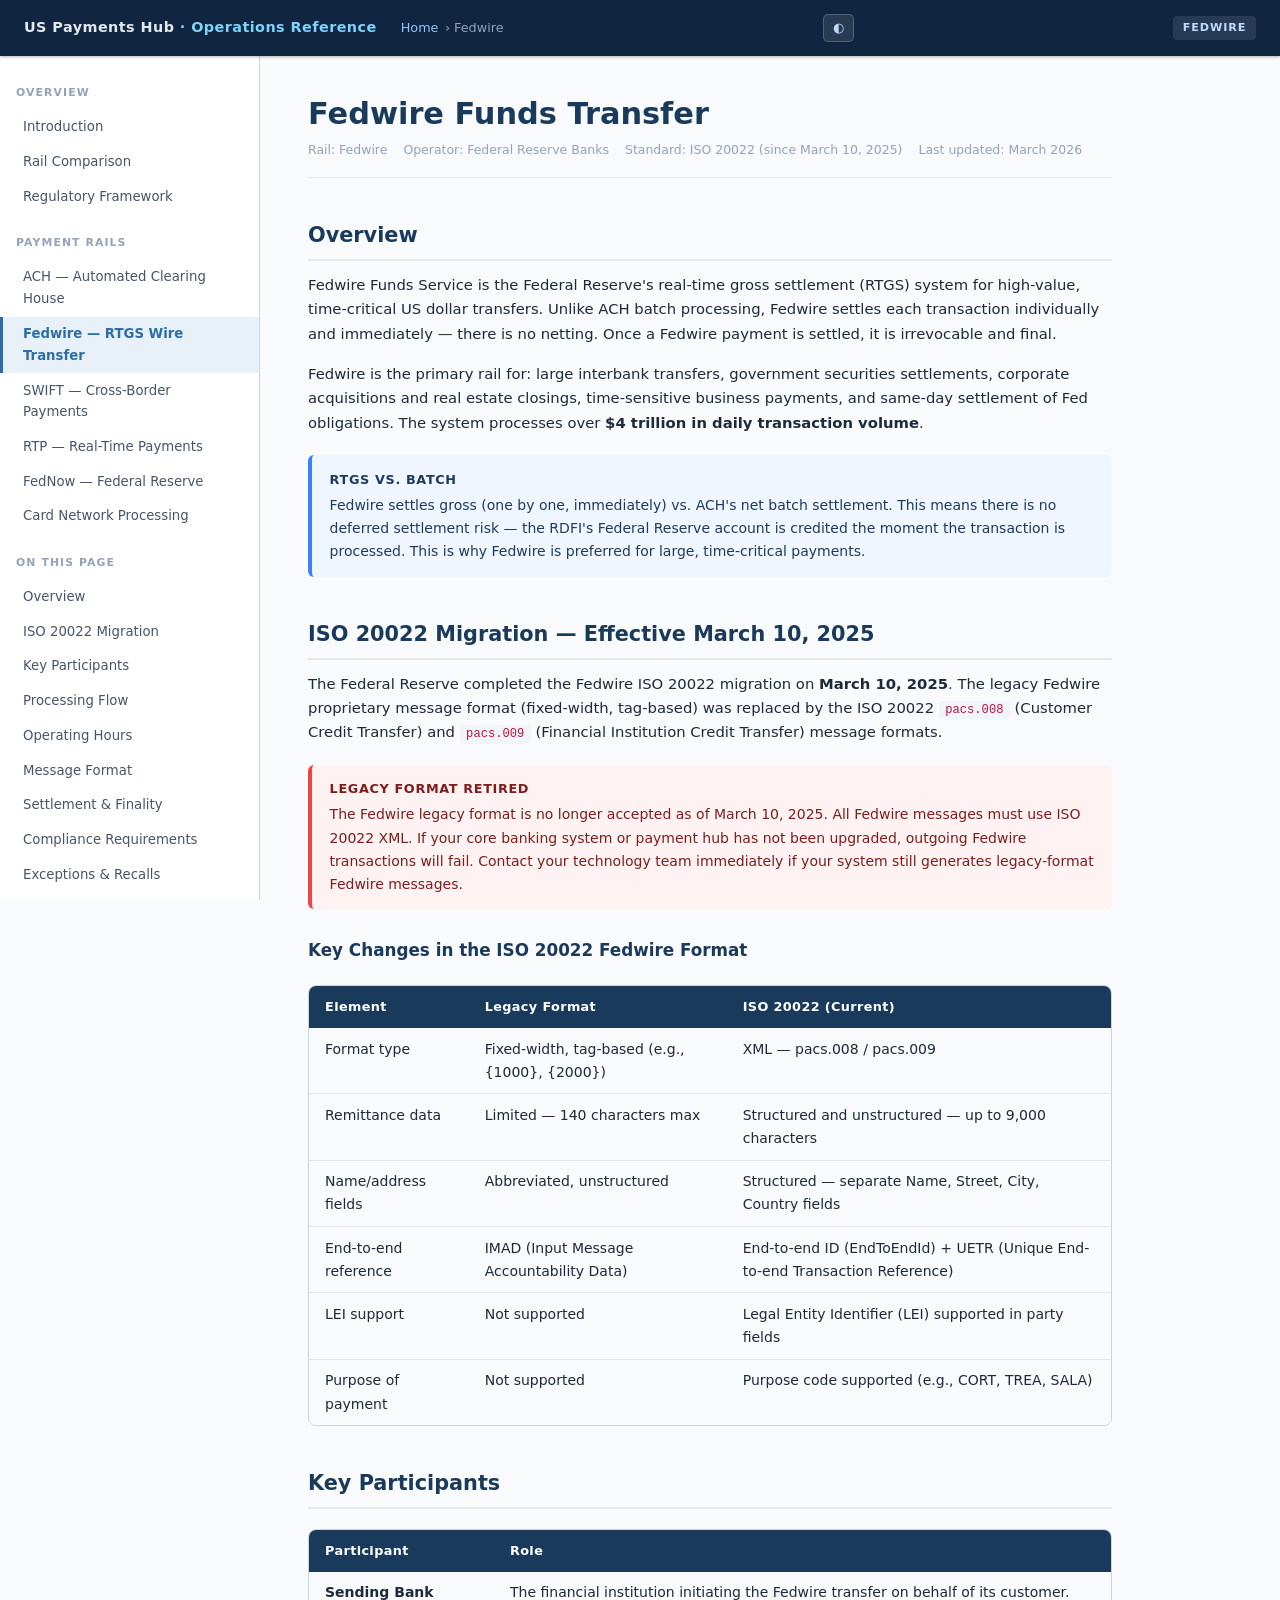
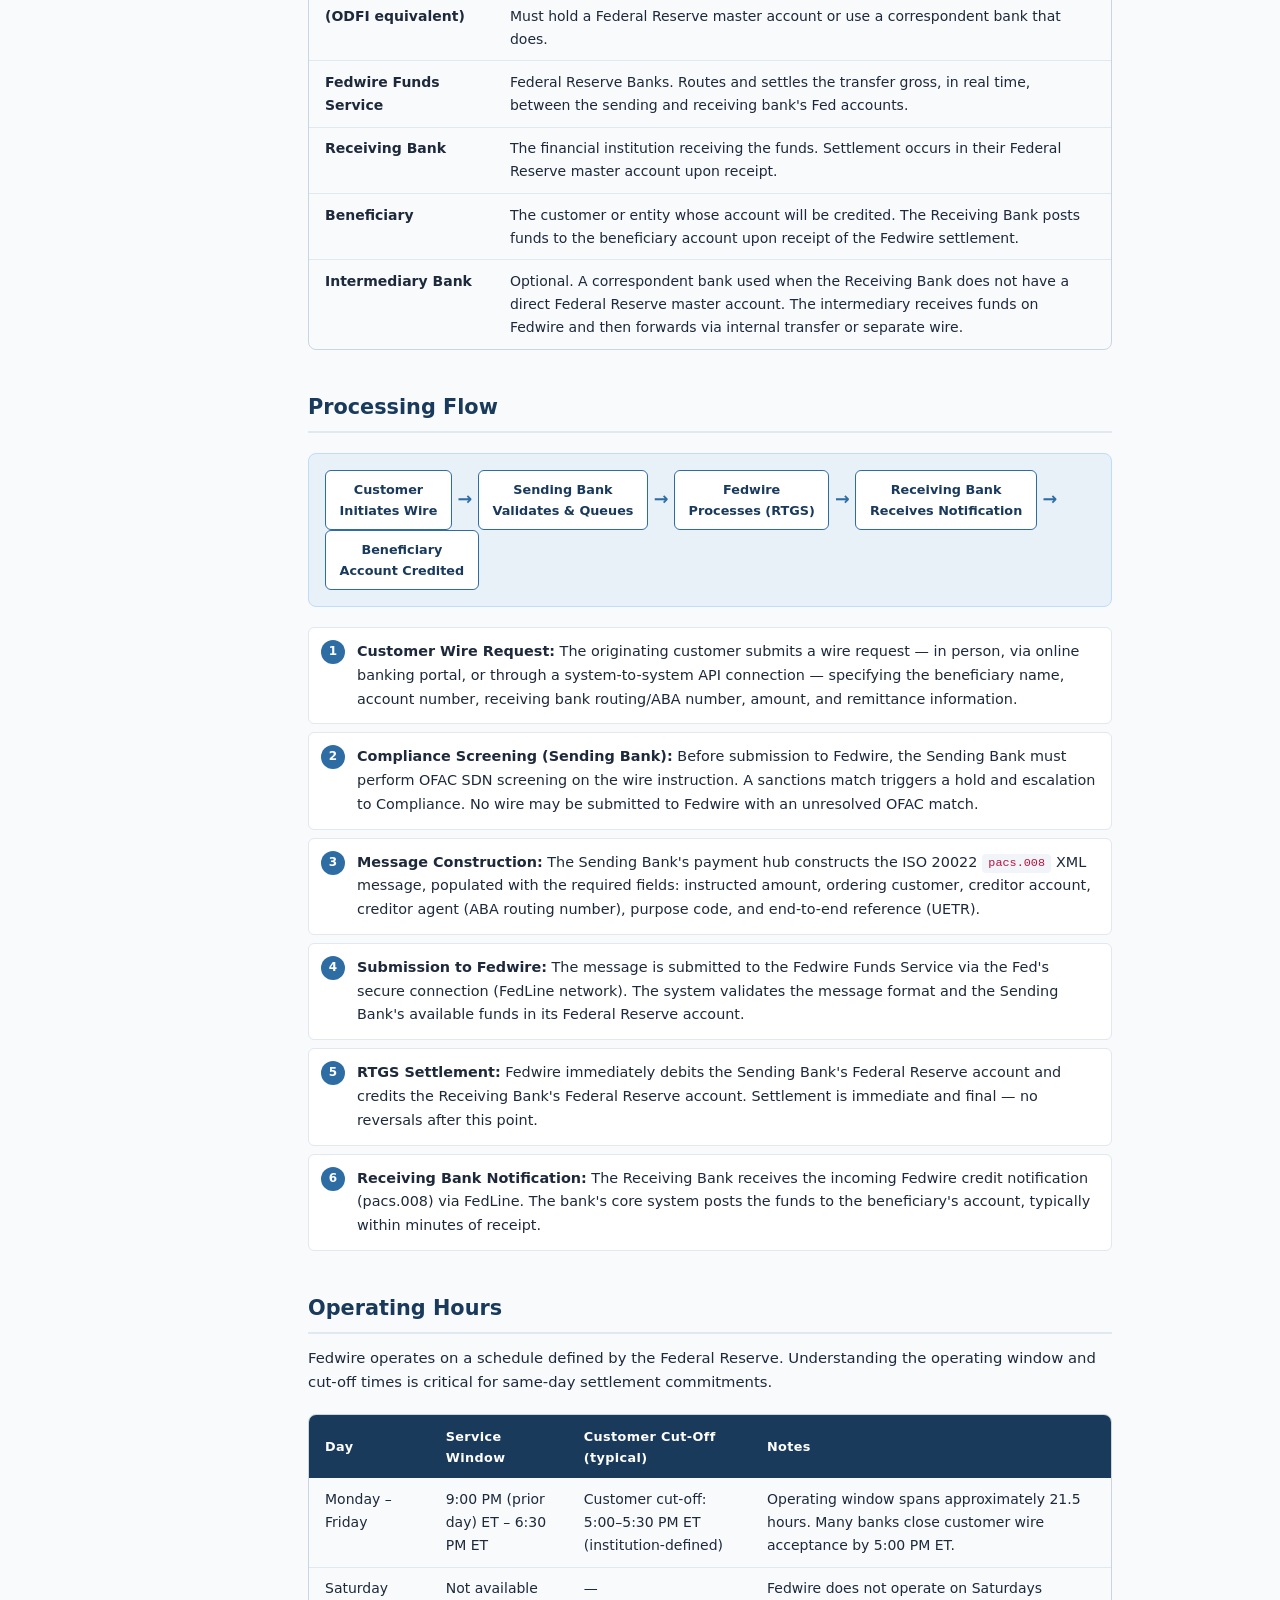
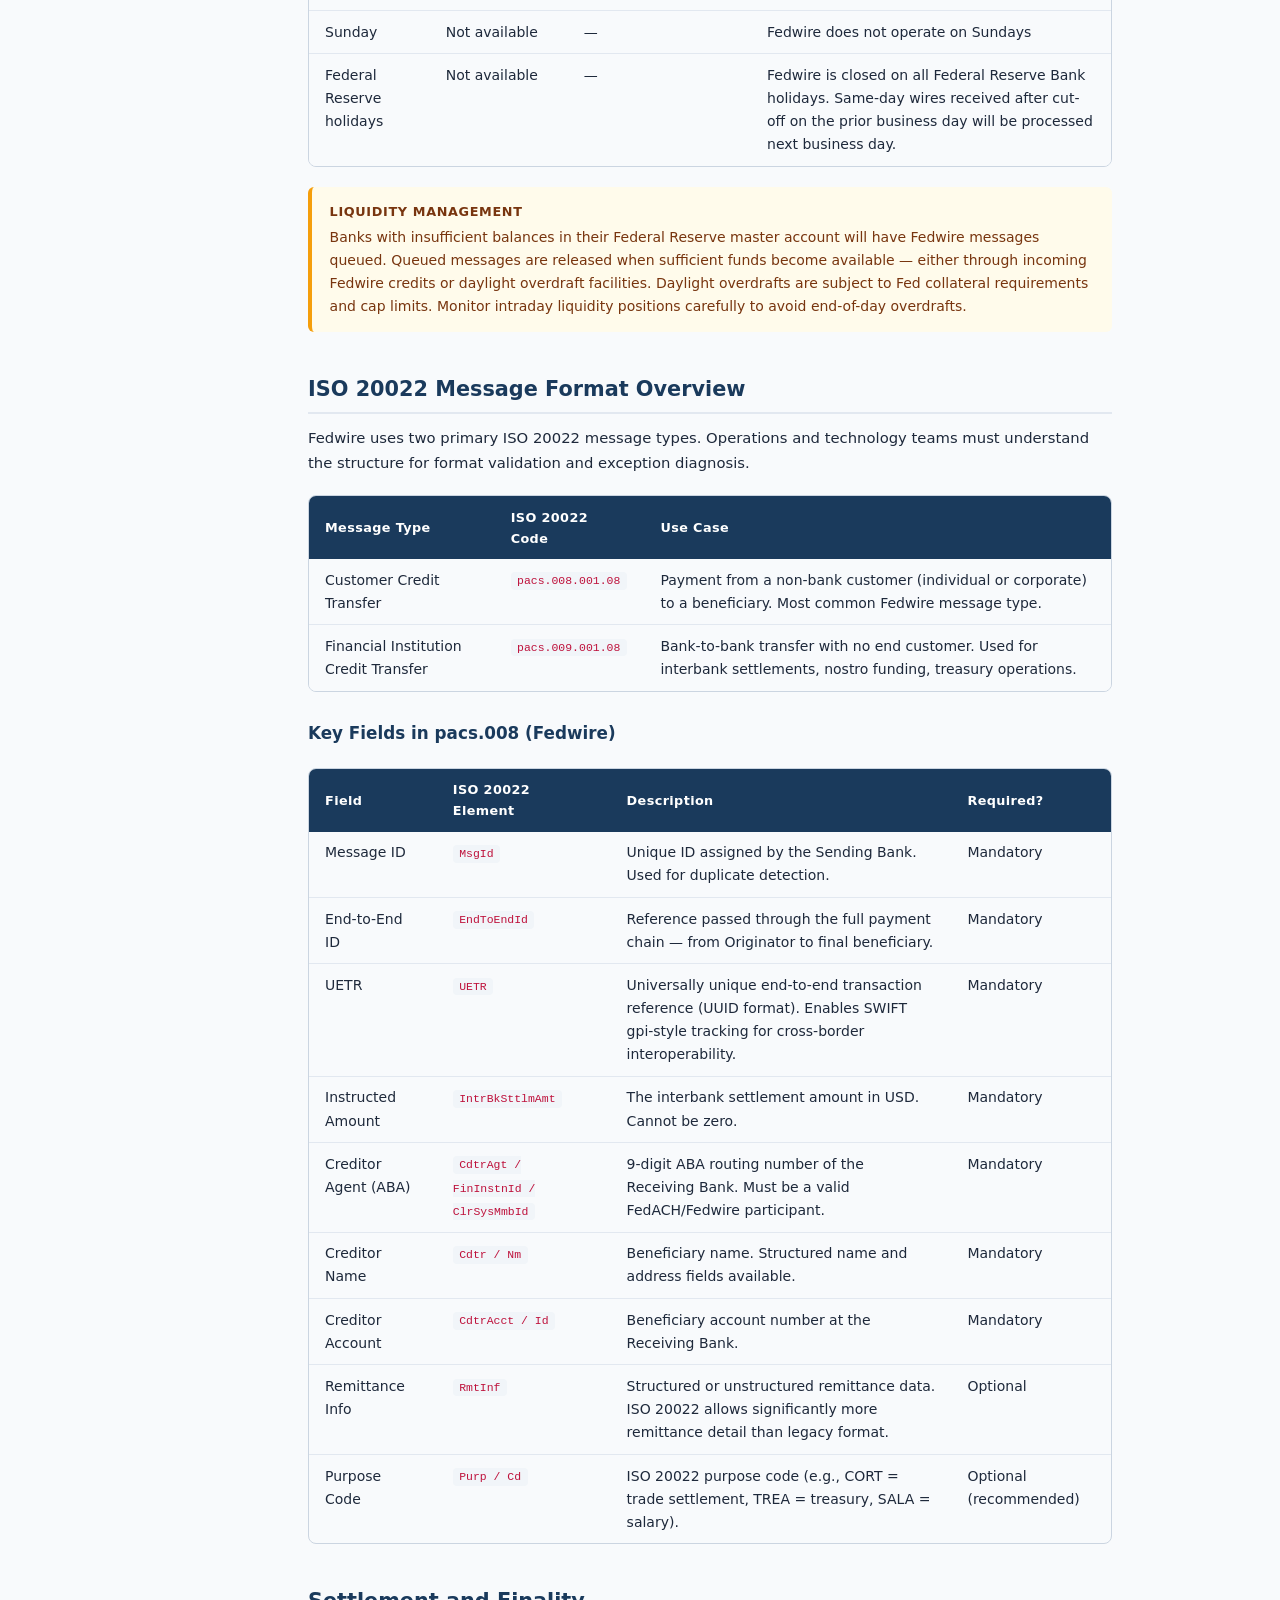
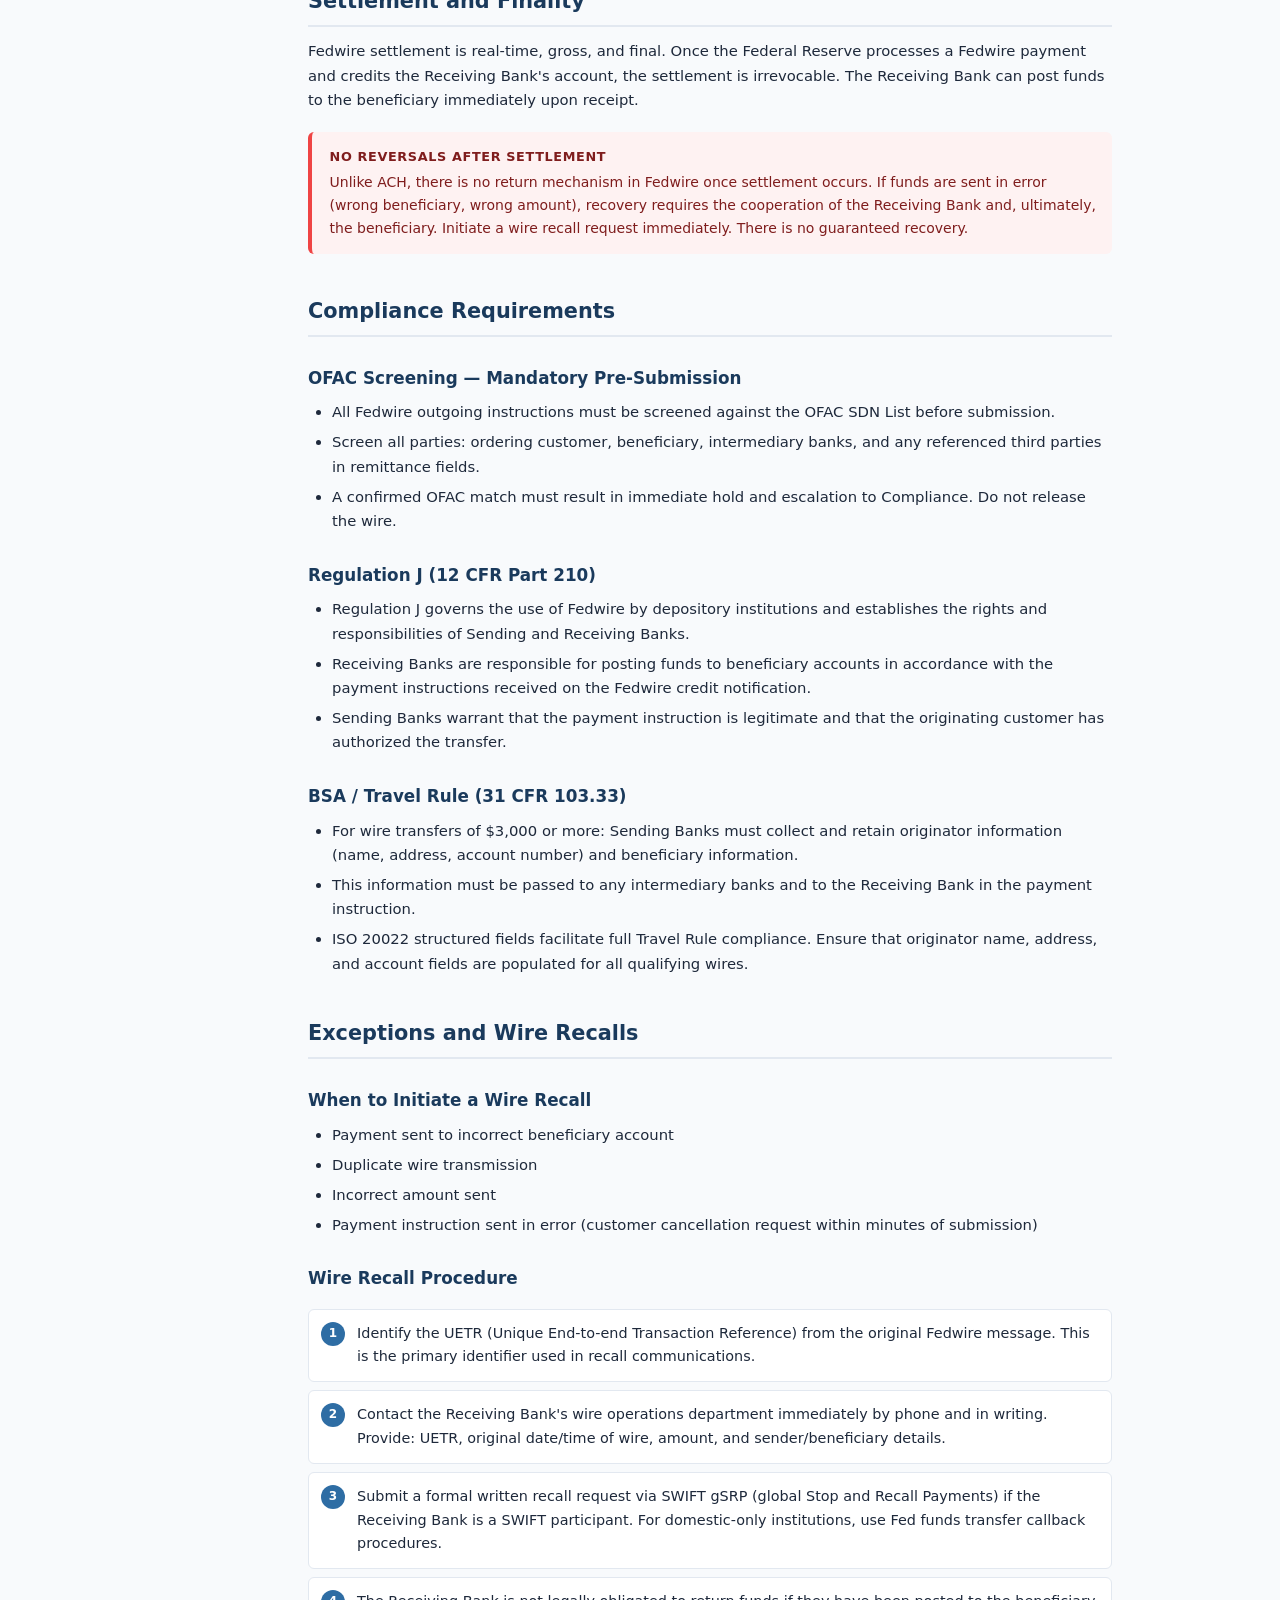
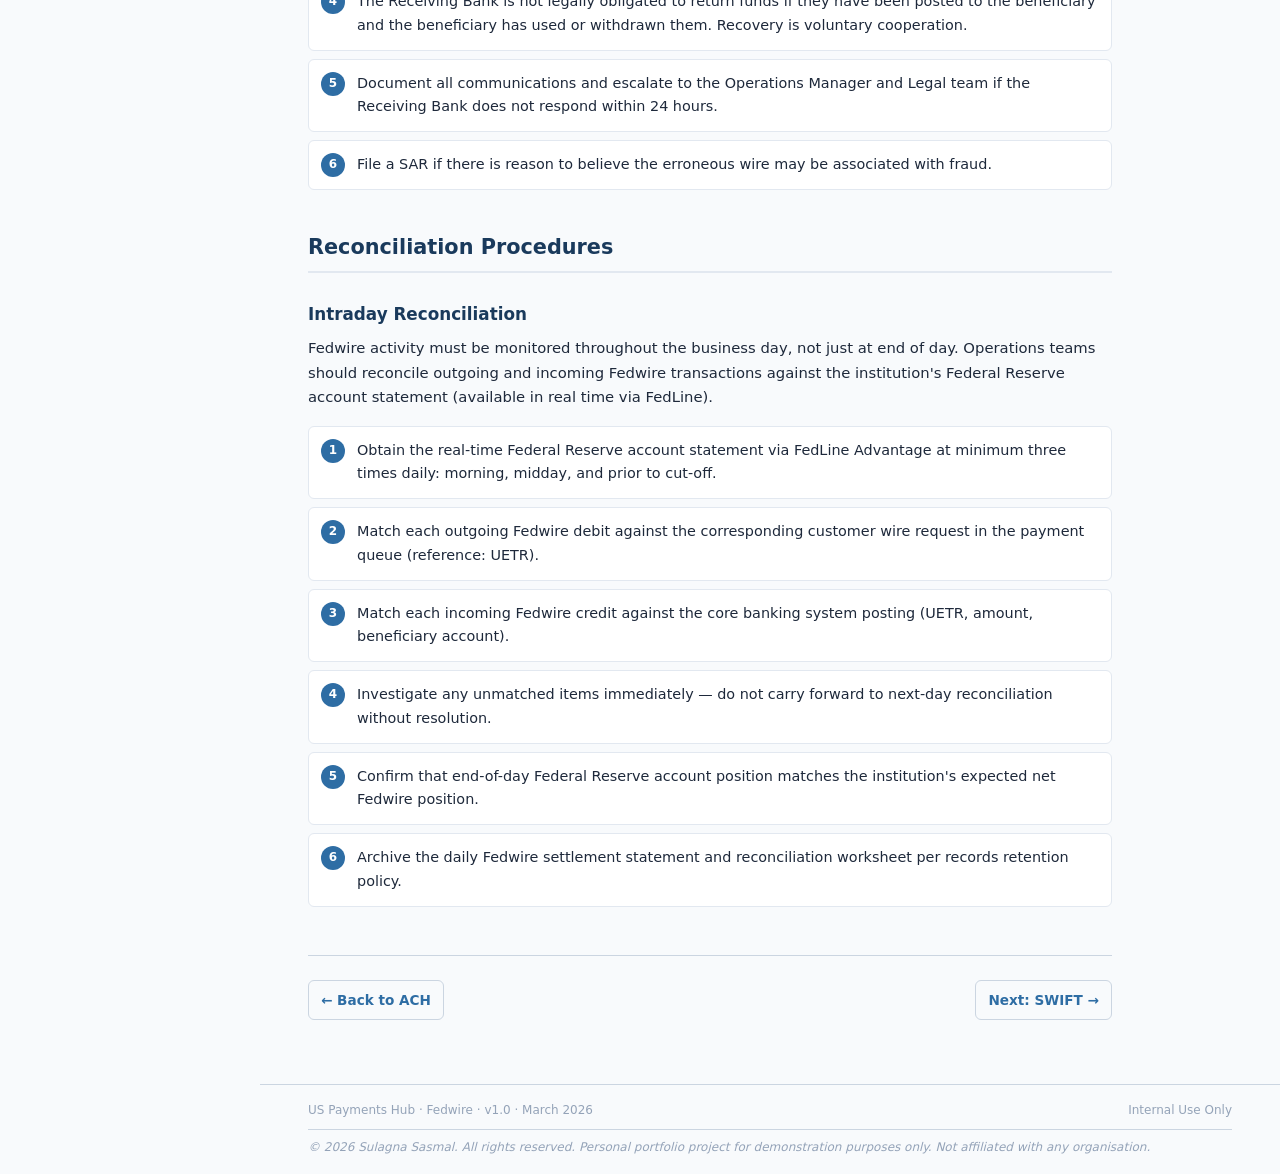
<file: fedwire.html>
<!DOCTYPE html>
<html lang="en">
<head>
<meta charset="UTF-8">
<meta name="viewport" content="width=device-width, initial-scale=1.0">
<title>Fedwire Funds Transfer — US Payments Hub</title>
<link rel="stylesheet" href="assets/style.css">
<script>(function(){var t=localStorage.getItem("theme");if(t)document.documentElement.setAttribute("data-theme",t);else if(window.matchMedia("(prefers-color-scheme:dark)").matches)document.documentElement.setAttribute("data-theme","dark");else document.documentElement.setAttribute("data-theme","light");})()</script>
</head>
<body>

<!-- HEADER -->
<header class="site-header">
  <a class="header-brand" href="index.html">US Payments Hub <span>· Operations Reference</span></a>
  <div class="header-breadcrumb">
    <a href="index.html">Home</a> › Fedwire
  </div>
  <button class="theme-toggle" id="theme-toggle" aria-label="Toggle theme">&#9680;</button>
  <span class="header-rail-badge">Fedwire</span>
</header>

<!-- SIDEBAR -->
<nav class="sidebar">
  <div class="nav-section">Overview</div>
  <a href="index.html">Introduction</a>
  <a href="index.html#rail-comparison">Rail Comparison</a>
  <a href="index.html#regulatory">Regulatory Framework</a>

  <div class="nav-section">Payment Rails</div>
  <a href="ach.html">ACH — Automated Clearing House</a>
  <a href="fedwire.html" class="active">Fedwire — RTGS Wire Transfer</a>
  <a href="swift.html">SWIFT — Cross-Border Payments</a>
  <a href="rtp.html">RTP — Real-Time Payments</a>
  <a href="fednow.html">FedNow — Federal Reserve</a>
  <a href="card.html">Card Network Processing</a>

  <div class="nav-section">On This Page</div>
  <a href="#overview">Overview</a>
  <a href="#iso20022">ISO 20022 Migration</a>
  <a href="#participants">Key Participants</a>
  <a href="#processing-flow">Processing Flow</a>
  <a href="#operating-hours">Operating Hours</a>
  <a href="#message-format">Message Format</a>
  <a href="#settlement">Settlement &amp; Finality</a>
  <a href="#compliance">Compliance Requirements</a>
  <a href="#exceptions">Exceptions &amp; Recalls</a>
  <a href="#reconciliation">Reconciliation</a>

  <div class="nav-section">Reference</div>
  <a href="scenarios.html">Scenario Walkthroughs</a>
</nav>

<!-- MAIN CONTENT -->
<main class="main">

  <h1>Fedwire Funds Transfer</h1>
  <p class="topic-meta">
    <span>Rail: Fedwire</span>
    <span>Operator: Federal Reserve Banks</span>
    <span>Standard: ISO 20022 (since March 10, 2025)</span>
    <span>Last updated: March 2026</span>
  </p>

  <!-- OVERVIEW -->
  <h2 id="overview">Overview</h2>
  <p>
    Fedwire Funds Service is the Federal Reserve's real-time gross settlement (RTGS) system for high-value, time-critical US dollar transfers. Unlike ACH batch processing, Fedwire settles each transaction individually and immediately — there is no netting. Once a Fedwire payment is settled, it is irrevocable and final.
  </p>
  <p>
    Fedwire is the primary rail for: large interbank transfers, government securities settlements, corporate acquisitions and real estate closings, time-sensitive business payments, and same-day settlement of Fed obligations. The system processes over <strong>$4 trillion in daily transaction volume</strong>.
  </p>

  <div class="note">
    <strong>RTGS vs. Batch</strong>
    Fedwire settles gross (one by one, immediately) vs. ACH's net batch settlement. This means there is no deferred settlement risk — the RDFI's Federal Reserve account is credited the moment the transaction is processed. This is why Fedwire is preferred for large, time-critical payments.
  </div>

  <!-- ISO 20022 MIGRATION -->
  <h2 id="iso20022">ISO 20022 Migration — Effective March 10, 2025</h2>
  <p>
    The Federal Reserve completed the Fedwire ISO 20022 migration on <strong>March 10, 2025</strong>. The legacy Fedwire proprietary message format (fixed-width, tag-based) was replaced by the ISO 20022 <code>pacs.008</code> (Customer Credit Transfer) and <code>pacs.009</code> (Financial Institution Credit Transfer) message formats.
  </p>

  <div class="important">
    <strong>Legacy Format Retired</strong>
    The Fedwire legacy format is no longer accepted as of March 10, 2025. All Fedwire messages must use ISO 20022 XML. If your core banking system or payment hub has not been upgraded, outgoing Fedwire transactions will fail. Contact your technology team immediately if your system still generates legacy-format Fedwire messages.
  </div>

  <h3>Key Changes in the ISO 20022 Fedwire Format</h3>
  <div class="table-wrap">
    <table>
      <thead><tr><th>Element</th><th>Legacy Format</th><th>ISO 20022 (Current)</th></tr></thead>
      <tbody>
        <tr><td>Format type</td><td>Fixed-width, tag-based (e.g., {1000}, {2000})</td><td>XML — pacs.008 / pacs.009</td></tr>
        <tr><td>Remittance data</td><td>Limited — 140 characters max</td><td>Structured and unstructured — up to 9,000 characters</td></tr>
        <tr><td>Name/address fields</td><td>Abbreviated, unstructured</td><td>Structured — separate Name, Street, City, Country fields</td></tr>
        <tr><td>End-to-end reference</td><td>IMAD (Input Message Accountability Data)</td><td>End-to-end ID (EndToEndId) + UETR (Unique End-to-end Transaction Reference)</td></tr>
        <tr><td>LEI support</td><td>Not supported</td><td>Legal Entity Identifier (LEI) supported in party fields</td></tr>
        <tr><td>Purpose of payment</td><td>Not supported</td><td>Purpose code supported (e.g., CORT, TREA, SALA)</td></tr>
      </tbody>
    </table>
  </div>

  <!-- KEY PARTICIPANTS -->
  <h2 id="participants">Key Participants</h2>
  <div class="table-wrap">
    <table>
      <thead><tr><th>Participant</th><th>Role</th></tr></thead>
      <tbody>
        <tr>
          <td><strong>Sending Bank (ODFI equivalent)</strong></td>
          <td>The financial institution initiating the Fedwire transfer on behalf of its customer. Must hold a Federal Reserve master account or use a correspondent bank that does.</td>
        </tr>
        <tr>
          <td><strong>Fedwire Funds Service</strong></td>
          <td>Federal Reserve Banks. Routes and settles the transfer gross, in real time, between the sending and receiving bank's Fed accounts.</td>
        </tr>
        <tr>
          <td><strong>Receiving Bank</strong></td>
          <td>The financial institution receiving the funds. Settlement occurs in their Federal Reserve master account upon receipt.</td>
        </tr>
        <tr>
          <td><strong>Beneficiary</strong></td>
          <td>The customer or entity whose account will be credited. The Receiving Bank posts funds to the beneficiary account upon receipt of the Fedwire settlement.</td>
        </tr>
        <tr>
          <td><strong>Intermediary Bank</strong></td>
          <td>Optional. A correspondent bank used when the Receiving Bank does not have a direct Federal Reserve master account. The intermediary receives funds on Fedwire and then forwards via internal transfer or separate wire.</td>
        </tr>
      </tbody>
    </table>
  </div>

  <!-- PROCESSING FLOW -->
  <h2 id="processing-flow">Processing Flow</h2>

  <div class="flow-diagram">
    <div class="flow-box">Customer<br>Initiates Wire</div>
    <div class="flow-arrow">→</div>
    <div class="flow-box">Sending Bank<br>Validates &amp; Queues</div>
    <div class="flow-arrow">→</div>
    <div class="flow-box">Fedwire<br>Processes (RTGS)</div>
    <div class="flow-arrow">→</div>
    <div class="flow-box">Receiving Bank<br>Receives Notification</div>
    <div class="flow-arrow">→</div>
    <div class="flow-box">Beneficiary<br>Account Credited</div>
  </div>

  <ol class="step-list">
    <li><strong>Customer Wire Request:</strong> The originating customer submits a wire request — in person, via online banking portal, or through a system-to-system API connection — specifying the beneficiary name, account number, receiving bank routing/ABA number, amount, and remittance information.</li>
    <li><strong>Compliance Screening (Sending Bank):</strong> Before submission to Fedwire, the Sending Bank must perform OFAC SDN screening on the wire instruction. A sanctions match triggers a hold and escalation to Compliance. No wire may be submitted to Fedwire with an unresolved OFAC match.</li>
    <li><strong>Message Construction:</strong> The Sending Bank's payment hub constructs the ISO 20022 <code>pacs.008</code> XML message, populated with the required fields: instructed amount, ordering customer, creditor account, creditor agent (ABA routing number), purpose code, and end-to-end reference (UETR).</li>
    <li><strong>Submission to Fedwire:</strong> The message is submitted to the Fedwire Funds Service via the Fed's secure connection (FedLine network). The system validates the message format and the Sending Bank's available funds in its Federal Reserve account.</li>
    <li><strong>RTGS Settlement:</strong> Fedwire immediately debits the Sending Bank's Federal Reserve account and credits the Receiving Bank's Federal Reserve account. Settlement is immediate and final — no reversals after this point.</li>
    <li><strong>Receiving Bank Notification:</strong> The Receiving Bank receives the incoming Fedwire credit notification (pacs.008) via FedLine. The bank's core system posts the funds to the beneficiary's account, typically within minutes of receipt.</li>
  </ol>

  <!-- OPERATING HOURS -->
  <h2 id="operating-hours">Operating Hours</h2>
  <p>Fedwire operates on a schedule defined by the Federal Reserve. Understanding the operating window and cut-off times is critical for same-day settlement commitments.</p>

  <div class="table-wrap">
    <table>
      <thead><tr><th>Day</th><th>Service Window</th><th>Customer Cut-Off (typical)</th><th>Notes</th></tr></thead>
      <tbody>
        <tr>
          <td>Monday – Friday</td>
          <td>9:00 PM (prior day) ET – 6:30 PM ET</td>
          <td>Customer cut-off: 5:00–5:30 PM ET (institution-defined)</td>
          <td>Operating window spans approximately 21.5 hours. Many banks close customer wire acceptance by 5:00 PM ET.</td>
        </tr>
        <tr>
          <td>Saturday</td>
          <td>Not available</td>
          <td>—</td>
          <td>Fedwire does not operate on Saturdays</td>
        </tr>
        <tr>
          <td>Sunday</td>
          <td>Not available</td>
          <td>—</td>
          <td>Fedwire does not operate on Sundays</td>
        </tr>
        <tr>
          <td>Federal Reserve holidays</td>
          <td>Not available</td>
          <td>—</td>
          <td>Fedwire is closed on all Federal Reserve Bank holidays. Same-day wires received after cut-off on the prior business day will be processed next business day.</td>
        </tr>
      </tbody>
    </table>
  </div>

  <div class="warning">
    <strong>Liquidity Management</strong>
    Banks with insufficient balances in their Federal Reserve master account will have Fedwire messages queued. Queued messages are released when sufficient funds become available — either through incoming Fedwire credits or daylight overdraft facilities. Daylight overdrafts are subject to Fed collateral requirements and cap limits. Monitor intraday liquidity positions carefully to avoid end-of-day overdrafts.
  </div>

  <!-- MESSAGE FORMAT -->
  <h2 id="message-format">ISO 20022 Message Format Overview</h2>
  <p>Fedwire uses two primary ISO 20022 message types. Operations and technology teams must understand the structure for format validation and exception diagnosis.</p>

  <div class="table-wrap">
    <table>
      <thead><tr><th>Message Type</th><th>ISO 20022 Code</th><th>Use Case</th></tr></thead>
      <tbody>
        <tr><td>Customer Credit Transfer</td><td><code>pacs.008.001.08</code></td><td>Payment from a non-bank customer (individual or corporate) to a beneficiary. Most common Fedwire message type.</td></tr>
        <tr><td>Financial Institution Credit Transfer</td><td><code>pacs.009.001.08</code></td><td>Bank-to-bank transfer with no end customer. Used for interbank settlements, nostro funding, treasury operations.</td></tr>
      </tbody>
    </table>
  </div>

  <h3>Key Fields in pacs.008 (Fedwire)</h3>
  <div class="table-wrap">
    <table>
      <thead><tr><th>Field</th><th>ISO 20022 Element</th><th>Description</th><th>Required?</th></tr></thead>
      <tbody>
        <tr><td>Message ID</td><td><code>MsgId</code></td><td>Unique ID assigned by the Sending Bank. Used for duplicate detection.</td><td>Mandatory</td></tr>
        <tr><td>End-to-End ID</td><td><code>EndToEndId</code></td><td>Reference passed through the full payment chain — from Originator to final beneficiary.</td><td>Mandatory</td></tr>
        <tr><td>UETR</td><td><code>UETR</code></td><td>Universally unique end-to-end transaction reference (UUID format). Enables SWIFT gpi-style tracking for cross-border interoperability.</td><td>Mandatory</td></tr>
        <tr><td>Instructed Amount</td><td><code>IntrBkSttlmAmt</code></td><td>The interbank settlement amount in USD. Cannot be zero.</td><td>Mandatory</td></tr>
        <tr><td>Creditor Agent (ABA)</td><td><code>CdtrAgt / FinInstnId / ClrSysMmbId</code></td><td>9-digit ABA routing number of the Receiving Bank. Must be a valid FedACH/Fedwire participant.</td><td>Mandatory</td></tr>
        <tr><td>Creditor Name</td><td><code>Cdtr / Nm</code></td><td>Beneficiary name. Structured name and address fields available.</td><td>Mandatory</td></tr>
        <tr><td>Creditor Account</td><td><code>CdtrAcct / Id</code></td><td>Beneficiary account number at the Receiving Bank.</td><td>Mandatory</td></tr>
        <tr><td>Remittance Info</td><td><code>RmtInf</code></td><td>Structured or unstructured remittance data. ISO 20022 allows significantly more remittance detail than legacy format.</td><td>Optional</td></tr>
        <tr><td>Purpose Code</td><td><code>Purp / Cd</code></td><td>ISO 20022 purpose code (e.g., CORT = trade settlement, TREA = treasury, SALA = salary).</td><td>Optional (recommended)</td></tr>
      </tbody>
    </table>
  </div>

  <!-- SETTLEMENT -->
  <h2 id="settlement">Settlement and Finality</h2>
  <p>
    Fedwire settlement is real-time, gross, and final. Once the Federal Reserve processes a Fedwire payment and credits the Receiving Bank's account, the settlement is irrevocable. The Receiving Bank can post funds to the beneficiary immediately upon receipt.
  </p>

  <div class="important">
    <strong>No Reversals After Settlement</strong>
    Unlike ACH, there is no return mechanism in Fedwire once settlement occurs. If funds are sent in error (wrong beneficiary, wrong amount), recovery requires the cooperation of the Receiving Bank and, ultimately, the beneficiary. Initiate a wire recall request immediately. There is no guaranteed recovery.
  </div>

  <!-- COMPLIANCE -->
  <h2 id="compliance">Compliance Requirements</h2>

  <h3>OFAC Screening — Mandatory Pre-Submission</h3>
  <ul>
    <li>All Fedwire outgoing instructions must be screened against the OFAC SDN List before submission.</li>
    <li>Screen all parties: ordering customer, beneficiary, intermediary banks, and any referenced third parties in remittance fields.</li>
    <li>A confirmed OFAC match must result in immediate hold and escalation to Compliance. Do not release the wire.</li>
  </ul>

  <h3>Regulation J (12 CFR Part 210)</h3>
  <ul>
    <li>Regulation J governs the use of Fedwire by depository institutions and establishes the rights and responsibilities of Sending and Receiving Banks.</li>
    <li>Receiving Banks are responsible for posting funds to beneficiary accounts in accordance with the payment instructions received on the Fedwire credit notification.</li>
    <li>Sending Banks warrant that the payment instruction is legitimate and that the originating customer has authorized the transfer.</li>
  </ul>

  <h3>BSA / Travel Rule (31 CFR 103.33)</h3>
  <ul>
    <li>For wire transfers of $3,000 or more: Sending Banks must collect and retain originator information (name, address, account number) and beneficiary information.</li>
    <li>This information must be passed to any intermediary banks and to the Receiving Bank in the payment instruction.</li>
    <li>ISO 20022 structured fields facilitate full Travel Rule compliance. Ensure that originator name, address, and account fields are populated for all qualifying wires.</li>
  </ul>

  <!-- EXCEPTIONS -->
  <h2 id="exceptions">Exceptions and Wire Recalls</h2>

  <h3>When to Initiate a Wire Recall</h3>
  <ul>
    <li>Payment sent to incorrect beneficiary account</li>
    <li>Duplicate wire transmission</li>
    <li>Incorrect amount sent</li>
    <li>Payment instruction sent in error (customer cancellation request within minutes of submission)</li>
  </ul>

  <h3>Wire Recall Procedure</h3>
  <ol class="step-list">
    <li>Identify the UETR (Unique End-to-end Transaction Reference) from the original Fedwire message. This is the primary identifier used in recall communications.</li>
    <li>Contact the Receiving Bank's wire operations department immediately by phone and in writing. Provide: UETR, original date/time of wire, amount, and sender/beneficiary details.</li>
    <li>Submit a formal written recall request via SWIFT gSRP (global Stop and Recall Payments) if the Receiving Bank is a SWIFT participant. For domestic-only institutions, use Fed funds transfer callback procedures.</li>
    <li>The Receiving Bank is not legally obligated to return funds if they have been posted to the beneficiary and the beneficiary has used or withdrawn them. Recovery is voluntary cooperation.</li>
    <li>Document all communications and escalate to the Operations Manager and Legal team if the Receiving Bank does not respond within 24 hours.</li>
    <li>File a SAR if there is reason to believe the erroneous wire may be associated with fraud.</li>
  </ol>

  <!-- RECONCILIATION -->
  <h2 id="reconciliation">Reconciliation Procedures</h2>

  <h3>Intraday Reconciliation</h3>
  <p>
    Fedwire activity must be monitored throughout the business day, not just at end of day. Operations teams should reconcile outgoing and incoming Fedwire transactions against the institution's Federal Reserve account statement (available in real time via FedLine).
  </p>

  <ol class="step-list">
    <li>Obtain the real-time Federal Reserve account statement via FedLine Advantage at minimum three times daily: morning, midday, and prior to cut-off.</li>
    <li>Match each outgoing Fedwire debit against the corresponding customer wire request in the payment queue (reference: UETR).</li>
    <li>Match each incoming Fedwire credit against the core banking system posting (UETR, amount, beneficiary account).</li>
    <li>Investigate any unmatched items immediately — do not carry forward to next-day reconciliation without resolution.</li>
    <li>Confirm that end-of-day Federal Reserve account position matches the institution's expected net Fedwire position.</li>
    <li>Archive the daily Fedwire settlement statement and reconciliation worksheet per records retention policy.</li>
  </ol>

  <div class="doc-nav">
    <a href="ach.html">← Back to ACH</a>
    <a href="swift.html">Next: SWIFT →</a>
  </div>

</main>

<footer class="site-footer">
  <span>US Payments Hub · Fedwire · v1.0 · March 2026</span>
  <span>Internal Use Only</span>
  <span class="copyright">&copy; 2026 Sulagna Sasmal. All rights reserved. Personal portfolio project for demonstration purposes only. Not affiliated with any organisation.</span>
</footer>

<script>(function(){var btn=document.getElementById("theme-toggle");if(!btn)return;function upd(){btn.textContent=document.documentElement.getAttribute("data-theme")==="dark"?"☀":"◐";}upd();btn.addEventListener("click",function(){var n=document.documentElement.getAttribute("data-theme")==="dark"?"light":"dark";document.documentElement.setAttribute("data-theme",n);localStorage.setItem("theme",n);upd();});})()</script>
</body>
</html>
</file>
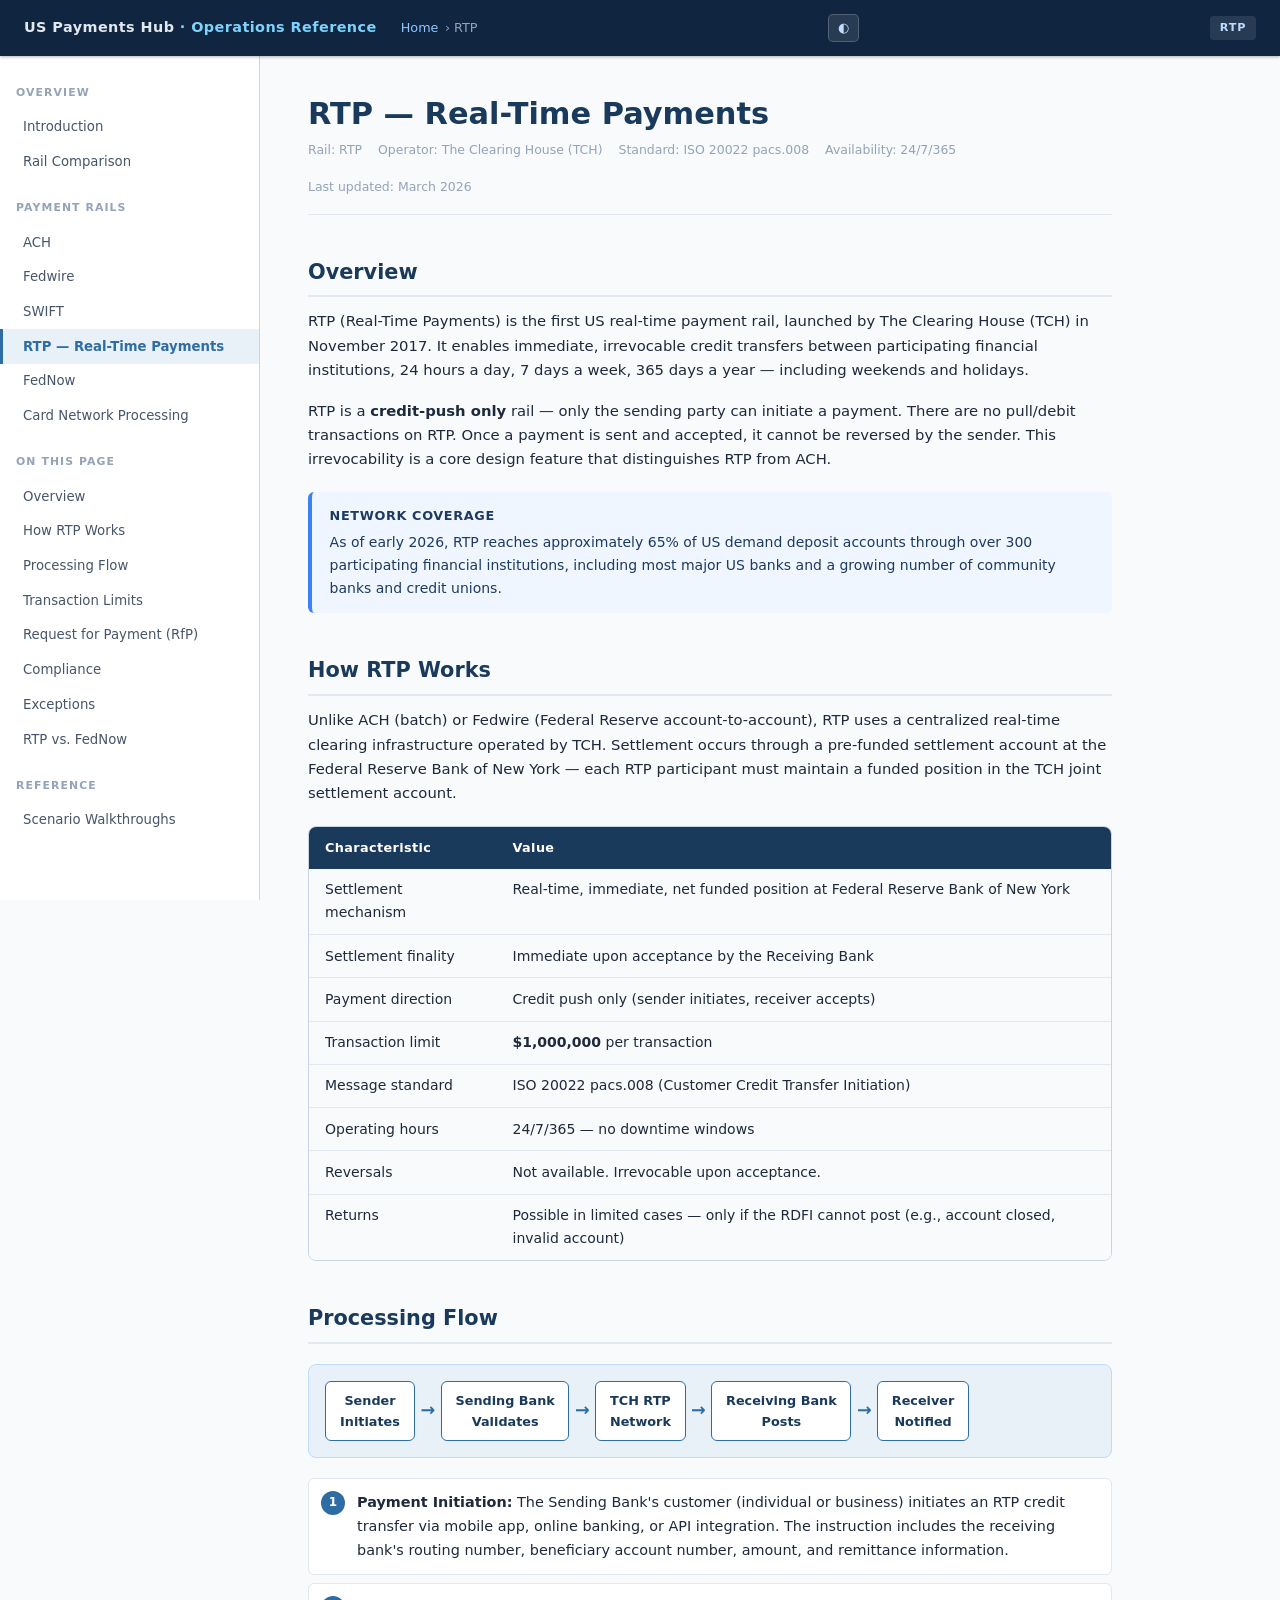
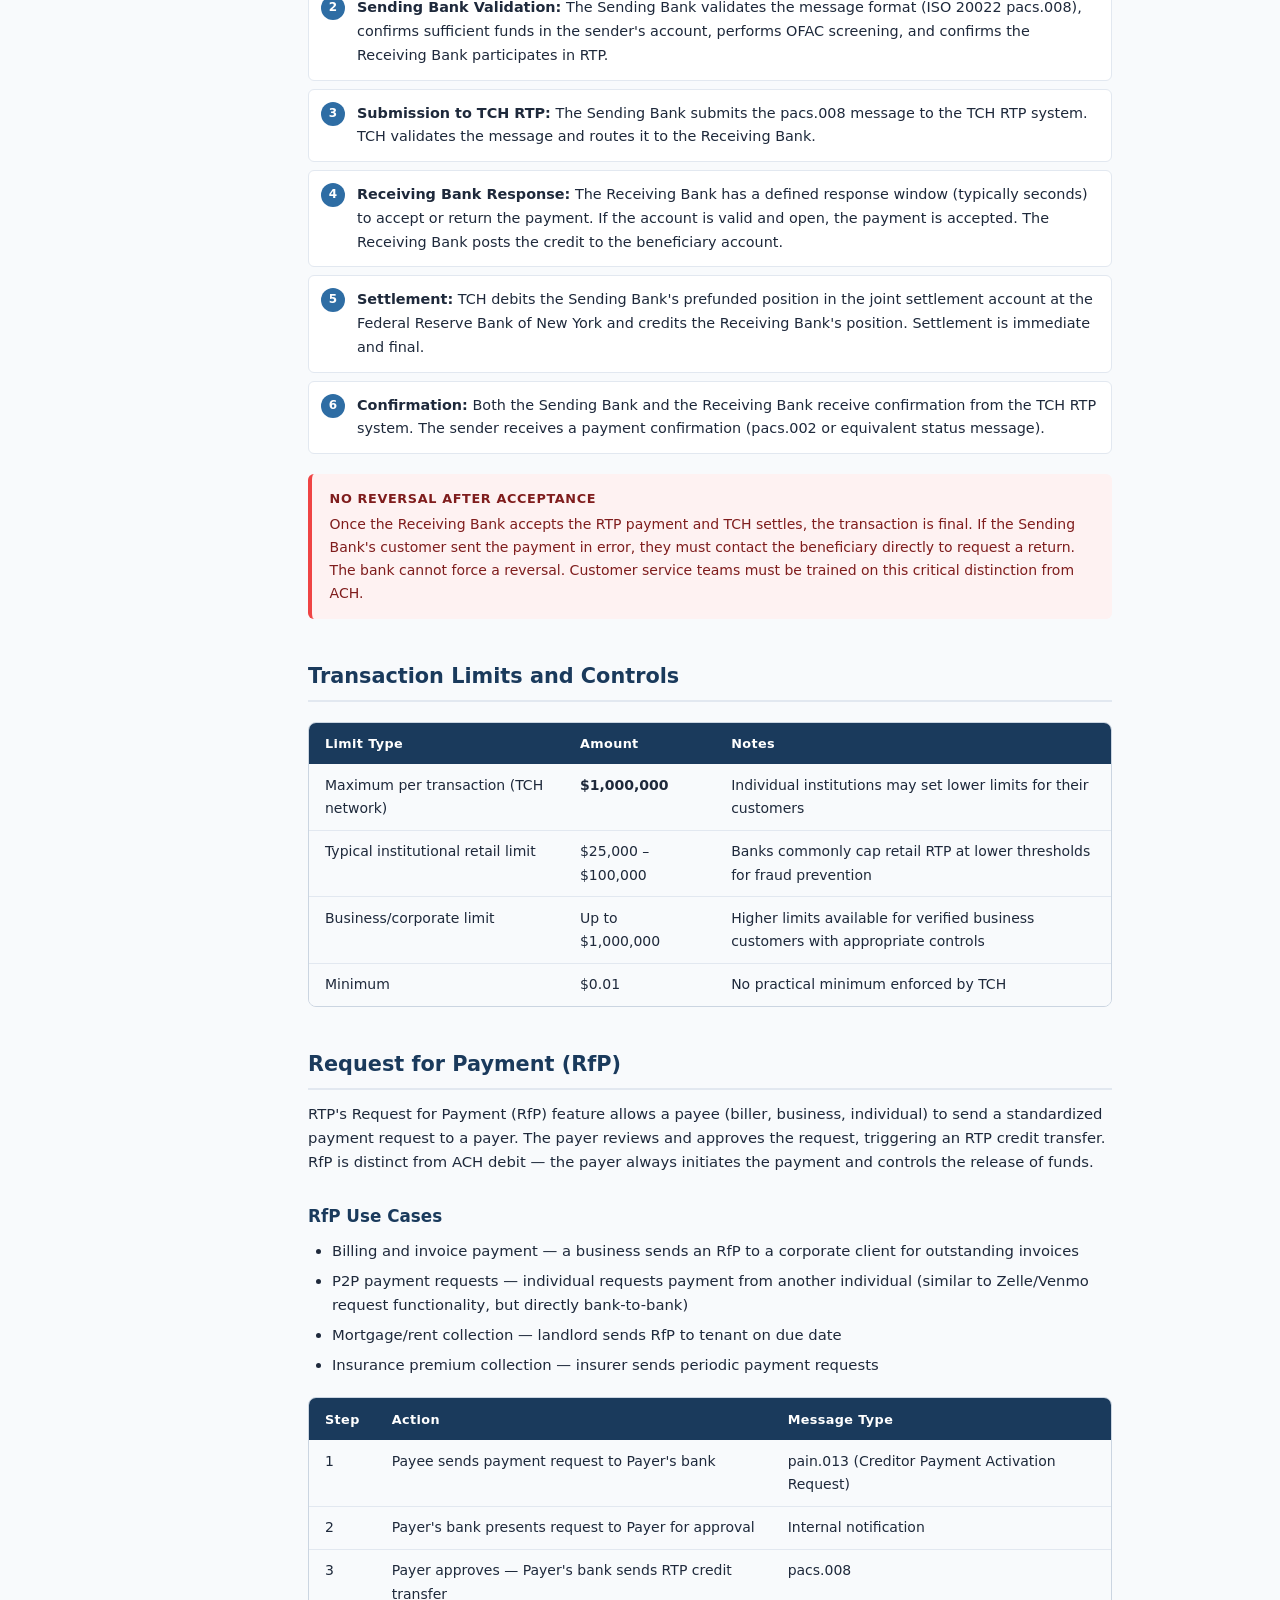
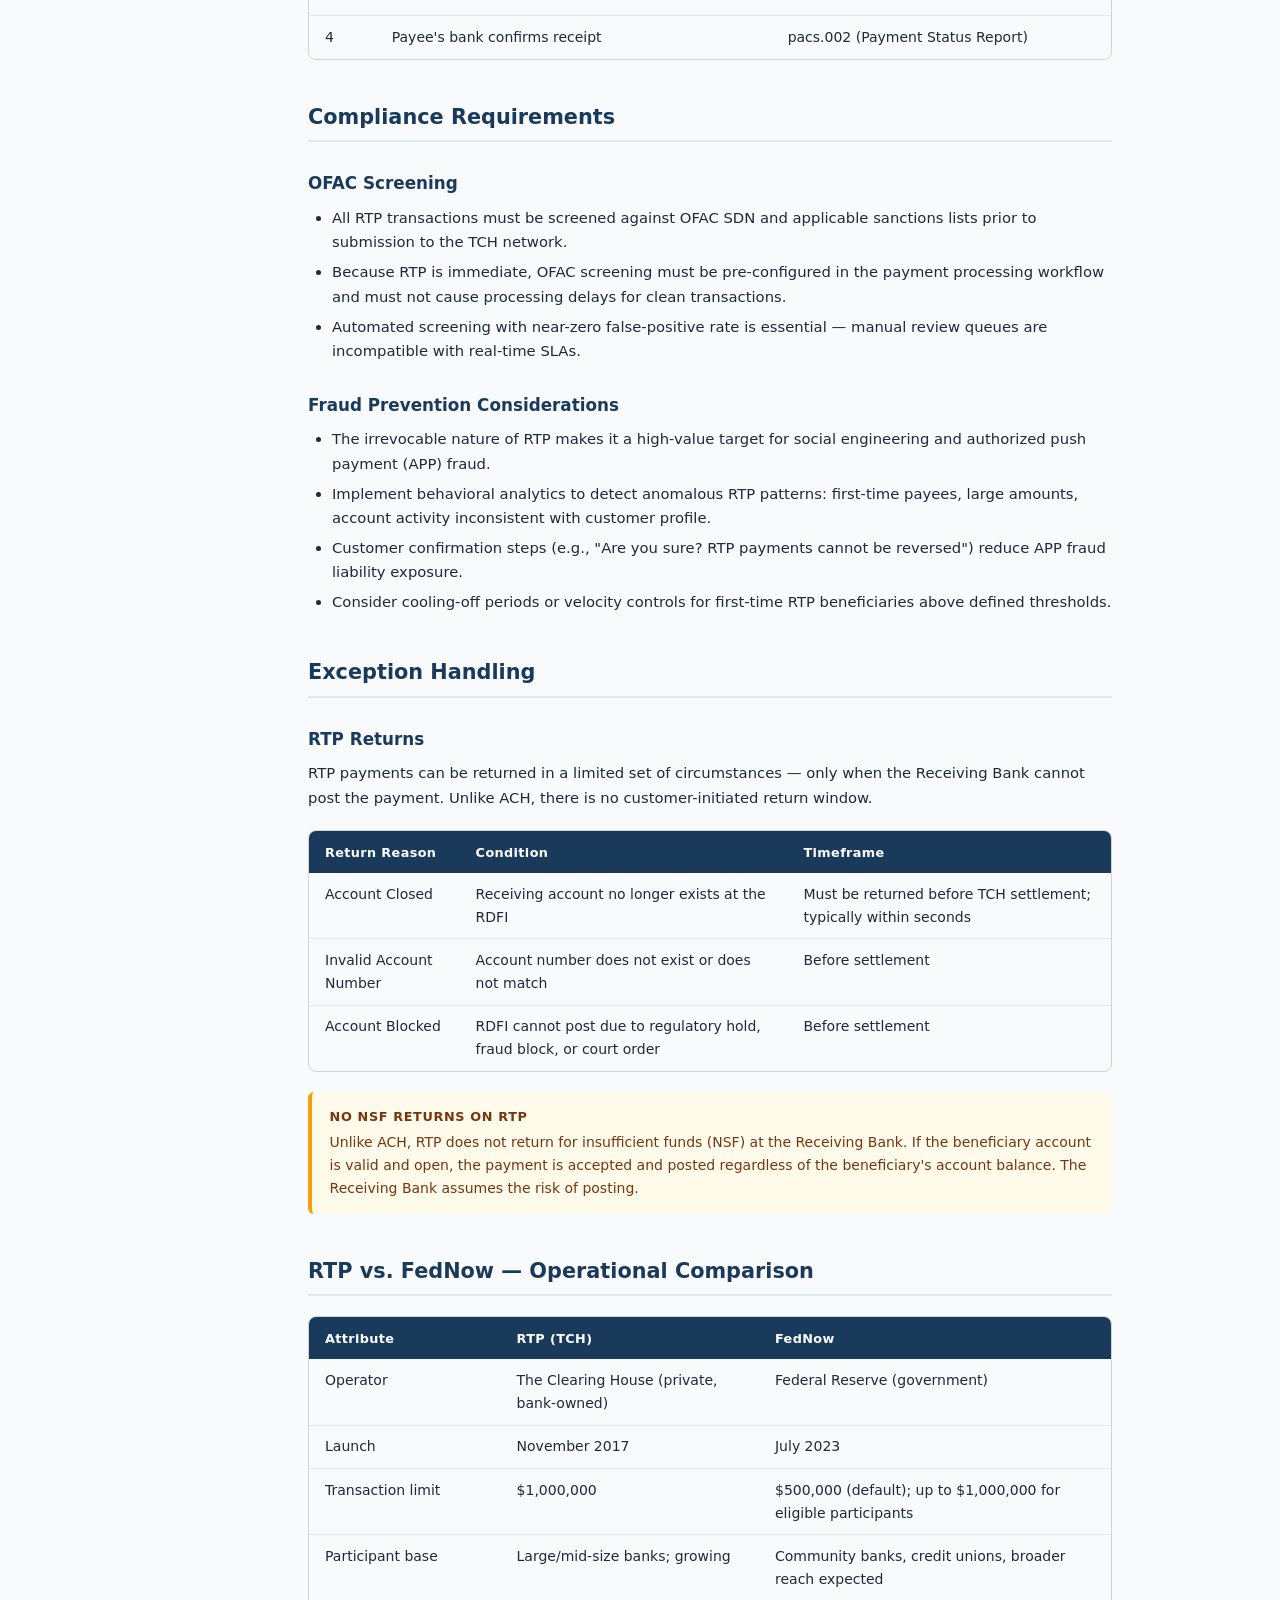
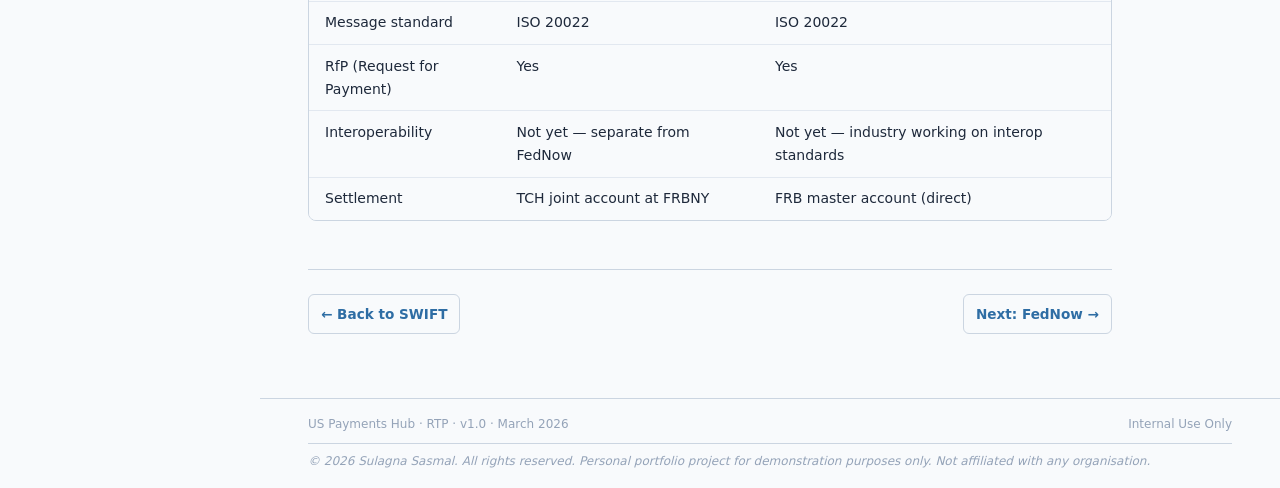
<file: rtp.html>
<!DOCTYPE html>
<html lang="en">
<head>
<meta charset="UTF-8">
<meta name="viewport" content="width=device-width, initial-scale=1.0">
<title>RTP Real-Time Payments — US Payments Hub</title>
<link rel="stylesheet" href="assets/style.css">
<script>(function(){var t=localStorage.getItem("theme");if(t)document.documentElement.setAttribute("data-theme",t);else if(window.matchMedia("(prefers-color-scheme:dark)").matches)document.documentElement.setAttribute("data-theme","dark");else document.documentElement.setAttribute("data-theme","light");})()</script>
</head>
<body>

<header class="site-header">
  <a class="header-brand" href="index.html">US Payments Hub <span>· Operations Reference</span></a>
  <div class="header-breadcrumb"><a href="index.html">Home</a> › RTP</div>
  <button class="theme-toggle" id="theme-toggle" aria-label="Toggle theme">&#9680;</button>
  <span class="header-rail-badge">RTP</span>
</header>

<nav class="sidebar">
  <div class="nav-section">Overview</div>
  <a href="index.html">Introduction</a>
  <a href="index.html#rail-comparison">Rail Comparison</a>
  <div class="nav-section">Payment Rails</div>
  <a href="ach.html">ACH</a>
  <a href="fedwire.html">Fedwire</a>
  <a href="swift.html">SWIFT</a>
  <a href="rtp.html" class="active">RTP — Real-Time Payments</a>
  <a href="fednow.html">FedNow</a>
  <a href="card.html">Card Network Processing</a>
  <div class="nav-section">On This Page</div>
  <a href="#overview">Overview</a>
  <a href="#how-rtp-works">How RTP Works</a>
  <a href="#processing-flow">Processing Flow</a>
  <a href="#transaction-limits">Transaction Limits</a>
  <a href="#rfp">Request for Payment (RfP)</a>
  <a href="#compliance">Compliance</a>
  <a href="#exceptions">Exceptions</a>
  <a href="#rtp-vs-fednow">RTP vs. FedNow</a>
  <div class="nav-section">Reference</div>
  <a href="scenarios.html">Scenario Walkthroughs</a>
</nav>

<main class="main">

  <h1>RTP — Real-Time Payments</h1>
  <p class="topic-meta">
    <span>Rail: RTP</span>
    <span>Operator: The Clearing House (TCH)</span>
    <span>Standard: ISO 20022 pacs.008</span>
    <span>Availability: 24/7/365</span>
    <span>Last updated: March 2026</span>
  </p>

  <h2 id="overview">Overview</h2>
  <p>
    RTP (Real-Time Payments) is the first US real-time payment rail, launched by The Clearing House (TCH) in November 2017. It enables immediate, irrevocable credit transfers between participating financial institutions, 24 hours a day, 7 days a week, 365 days a year — including weekends and holidays.
  </p>
  <p>
    RTP is a <strong>credit-push only</strong> rail — only the sending party can initiate a payment. There are no pull/debit transactions on RTP. Once a payment is sent and accepted, it cannot be reversed by the sender. This irrevocability is a core design feature that distinguishes RTP from ACH.
  </p>

  <div class="note">
    <strong>Network Coverage</strong>
    As of early 2026, RTP reaches approximately 65% of US demand deposit accounts through over 300 participating financial institutions, including most major US banks and a growing number of community banks and credit unions.
  </div>

  <h2 id="how-rtp-works">How RTP Works</h2>
  <p>
    Unlike ACH (batch) or Fedwire (Federal Reserve account-to-account), RTP uses a centralized real-time clearing infrastructure operated by TCH. Settlement occurs through a pre-funded settlement account at the Federal Reserve Bank of New York — each RTP participant must maintain a funded position in the TCH joint settlement account.
  </p>

  <div class="table-wrap">
    <table>
      <thead><tr><th>Characteristic</th><th>Value</th></tr></thead>
      <tbody>
        <tr><td>Settlement mechanism</td><td>Real-time, immediate, net funded position at Federal Reserve Bank of New York</td></tr>
        <tr><td>Settlement finality</td><td>Immediate upon acceptance by the Receiving Bank</td></tr>
        <tr><td>Payment direction</td><td>Credit push only (sender initiates, receiver accepts)</td></tr>
        <tr><td>Transaction limit</td><td><strong>$1,000,000</strong> per transaction</td></tr>
        <tr><td>Message standard</td><td>ISO 20022 pacs.008 (Customer Credit Transfer Initiation)</td></tr>
        <tr><td>Operating hours</td><td>24/7/365 — no downtime windows</td></tr>
        <tr><td>Reversals</td><td>Not available. Irrevocable upon acceptance.</td></tr>
        <tr><td>Returns</td><td>Possible in limited cases — only if the RDFI cannot post (e.g., account closed, invalid account)</td></tr>
      </tbody>
    </table>
  </div>

  <h2 id="processing-flow">Processing Flow</h2>

  <div class="flow-diagram">
    <div class="flow-box">Sender<br>Initiates</div>
    <div class="flow-arrow">→</div>
    <div class="flow-box">Sending Bank<br>Validates</div>
    <div class="flow-arrow">→</div>
    <div class="flow-box">TCH RTP<br>Network</div>
    <div class="flow-arrow">→</div>
    <div class="flow-box">Receiving Bank<br>Posts</div>
    <div class="flow-arrow">→</div>
    <div class="flow-box">Receiver<br>Notified</div>
  </div>

  <ol class="step-list">
    <li><strong>Payment Initiation:</strong> The Sending Bank's customer (individual or business) initiates an RTP credit transfer via mobile app, online banking, or API integration. The instruction includes the receiving bank's routing number, beneficiary account number, amount, and remittance information.</li>
    <li><strong>Sending Bank Validation:</strong> The Sending Bank validates the message format (ISO 20022 pacs.008), confirms sufficient funds in the sender's account, performs OFAC screening, and confirms the Receiving Bank participates in RTP.</li>
    <li><strong>Submission to TCH RTP:</strong> The Sending Bank submits the pacs.008 message to the TCH RTP system. TCH validates the message and routes it to the Receiving Bank.</li>
    <li><strong>Receiving Bank Response:</strong> The Receiving Bank has a defined response window (typically seconds) to accept or return the payment. If the account is valid and open, the payment is accepted. The Receiving Bank posts the credit to the beneficiary account.</li>
    <li><strong>Settlement:</strong> TCH debits the Sending Bank's prefunded position in the joint settlement account at the Federal Reserve Bank of New York and credits the Receiving Bank's position. Settlement is immediate and final.</li>
    <li><strong>Confirmation:</strong> Both the Sending Bank and the Receiving Bank receive confirmation from the TCH RTP system. The sender receives a payment confirmation (pacs.002 or equivalent status message).</li>
  </ol>

  <div class="important">
    <strong>No Reversal After Acceptance</strong>
    Once the Receiving Bank accepts the RTP payment and TCH settles, the transaction is final. If the Sending Bank's customer sent the payment in error, they must contact the beneficiary directly to request a return. The bank cannot force a reversal. Customer service teams must be trained on this critical distinction from ACH.
  </div>

  <h2 id="transaction-limits">Transaction Limits and Controls</h2>

  <div class="table-wrap">
    <table>
      <thead><tr><th>Limit Type</th><th>Amount</th><th>Notes</th></tr></thead>
      <tbody>
        <tr>
          <td>Maximum per transaction (TCH network)</td>
          <td><strong>$1,000,000</strong></td>
          <td>Individual institutions may set lower limits for their customers</td>
        </tr>
        <tr>
          <td>Typical institutional retail limit</td>
          <td>$25,000 – $100,000</td>
          <td>Banks commonly cap retail RTP at lower thresholds for fraud prevention</td>
        </tr>
        <tr>
          <td>Business/corporate limit</td>
          <td>Up to $1,000,000</td>
          <td>Higher limits available for verified business customers with appropriate controls</td>
        </tr>
        <tr>
          <td>Minimum</td>
          <td>$0.01</td>
          <td>No practical minimum enforced by TCH</td>
        </tr>
      </tbody>
    </table>
  </div>

  <h2 id="rfp">Request for Payment (RfP)</h2>
  <p>
    RTP's Request for Payment (RfP) feature allows a payee (biller, business, individual) to send a standardized payment request to a payer. The payer reviews and approves the request, triggering an RTP credit transfer. RfP is distinct from ACH debit — the payer always initiates the payment and controls the release of funds.
  </p>

  <h3>RfP Use Cases</h3>
  <ul>
    <li>Billing and invoice payment — a business sends an RfP to a corporate client for outstanding invoices</li>
    <li>P2P payment requests — individual requests payment from another individual (similar to Zelle/Venmo request functionality, but directly bank-to-bank)</li>
    <li>Mortgage/rent collection — landlord sends RfP to tenant on due date</li>
    <li>Insurance premium collection — insurer sends periodic payment requests</li>
  </ul>

  <div class="table-wrap">
    <table>
      <thead><tr><th>Step</th><th>Action</th><th>Message Type</th></tr></thead>
      <tbody>
        <tr><td>1</td><td>Payee sends payment request to Payer's bank</td><td>pain.013 (Creditor Payment Activation Request)</td></tr>
        <tr><td>2</td><td>Payer's bank presents request to Payer for approval</td><td>Internal notification</td></tr>
        <tr><td>3</td><td>Payer approves — Payer's bank sends RTP credit transfer</td><td>pacs.008</td></tr>
        <tr><td>4</td><td>Payee's bank confirms receipt</td><td>pacs.002 (Payment Status Report)</td></tr>
      </tbody>
    </table>
  </div>

  <h2 id="compliance">Compliance Requirements</h2>

  <h3>OFAC Screening</h3>
  <ul>
    <li>All RTP transactions must be screened against OFAC SDN and applicable sanctions lists prior to submission to the TCH network.</li>
    <li>Because RTP is immediate, OFAC screening must be pre-configured in the payment processing workflow and must not cause processing delays for clean transactions.</li>
    <li>Automated screening with near-zero false-positive rate is essential — manual review queues are incompatible with real-time SLAs.</li>
  </ul>

  <h3>Fraud Prevention Considerations</h3>
  <ul>
    <li>The irrevocable nature of RTP makes it a high-value target for social engineering and authorized push payment (APP) fraud.</li>
    <li>Implement behavioral analytics to detect anomalous RTP patterns: first-time payees, large amounts, account activity inconsistent with customer profile.</li>
    <li>Customer confirmation steps (e.g., "Are you sure? RTP payments cannot be reversed") reduce APP fraud liability exposure.</li>
    <li>Consider cooling-off periods or velocity controls for first-time RTP beneficiaries above defined thresholds.</li>
  </ul>

  <h2 id="exceptions">Exception Handling</h2>

  <h3>RTP Returns</h3>
  <p>RTP payments can be returned in a limited set of circumstances — only when the Receiving Bank cannot post the payment. Unlike ACH, there is no customer-initiated return window.</p>

  <div class="table-wrap">
    <table>
      <thead><tr><th>Return Reason</th><th>Condition</th><th>Timeframe</th></tr></thead>
      <tbody>
        <tr><td>Account Closed</td><td>Receiving account no longer exists at the RDFI</td><td>Must be returned before TCH settlement; typically within seconds</td></tr>
        <tr><td>Invalid Account Number</td><td>Account number does not exist or does not match</td><td>Before settlement</td></tr>
        <tr><td>Account Blocked</td><td>RDFI cannot post due to regulatory hold, fraud block, or court order</td><td>Before settlement</td></tr>
      </tbody>
    </table>
  </div>

  <div class="warning">
    <strong>No NSF Returns on RTP</strong>
    Unlike ACH, RTP does not return for insufficient funds (NSF) at the Receiving Bank. If the beneficiary account is valid and open, the payment is accepted and posted regardless of the beneficiary's account balance. The Receiving Bank assumes the risk of posting.
  </div>

  <h2 id="rtp-vs-fednow">RTP vs. FedNow — Operational Comparison</h2>
  <div class="table-wrap">
    <table>
      <thead><tr><th>Attribute</th><th>RTP (TCH)</th><th>FedNow</th></tr></thead>
      <tbody>
        <tr><td>Operator</td><td>The Clearing House (private, bank-owned)</td><td>Federal Reserve (government)</td></tr>
        <tr><td>Launch</td><td>November 2017</td><td>July 2023</td></tr>
        <tr><td>Transaction limit</td><td>$1,000,000</td><td>$500,000 (default); up to $1,000,000 for eligible participants</td></tr>
        <tr><td>Participant base</td><td>Large/mid-size banks; growing</td><td>Community banks, credit unions, broader reach expected</td></tr>
        <tr><td>Message standard</td><td>ISO 20022</td><td>ISO 20022</td></tr>
        <tr><td>RfP (Request for Payment)</td><td>Yes</td><td>Yes</td></tr>
        <tr><td>Interoperability</td><td>Not yet — separate from FedNow</td><td>Not yet — industry working on interop standards</td></tr>
        <tr><td>Settlement</td><td>TCH joint account at FRBNY</td><td>FRB master account (direct)</td></tr>
      </tbody>
    </table>
  </div>

  <div class="doc-nav">
    <a href="swift.html">← Back to SWIFT</a>
    <a href="fednow.html">Next: FedNow →</a>
  </div>

</main>

<footer class="site-footer">
  <span>US Payments Hub · RTP · v1.0 · March 2026</span>
  <span>Internal Use Only</span>
  <span class="copyright">&copy; 2026 Sulagna Sasmal. All rights reserved. Personal portfolio project for demonstration purposes only. Not affiliated with any organisation.</span>
</footer>

<script>(function(){var btn=document.getElementById("theme-toggle");if(!btn)return;function upd(){btn.textContent=document.documentElement.getAttribute("data-theme")==="dark"?"☀":"◐";}upd();btn.addEventListener("click",function(){var n=document.documentElement.getAttribute("data-theme")==="dark"?"light":"dark";document.documentElement.setAttribute("data-theme",n);localStorage.setItem("theme",n);upd();});})()</script>
</body>
</html>
</file>
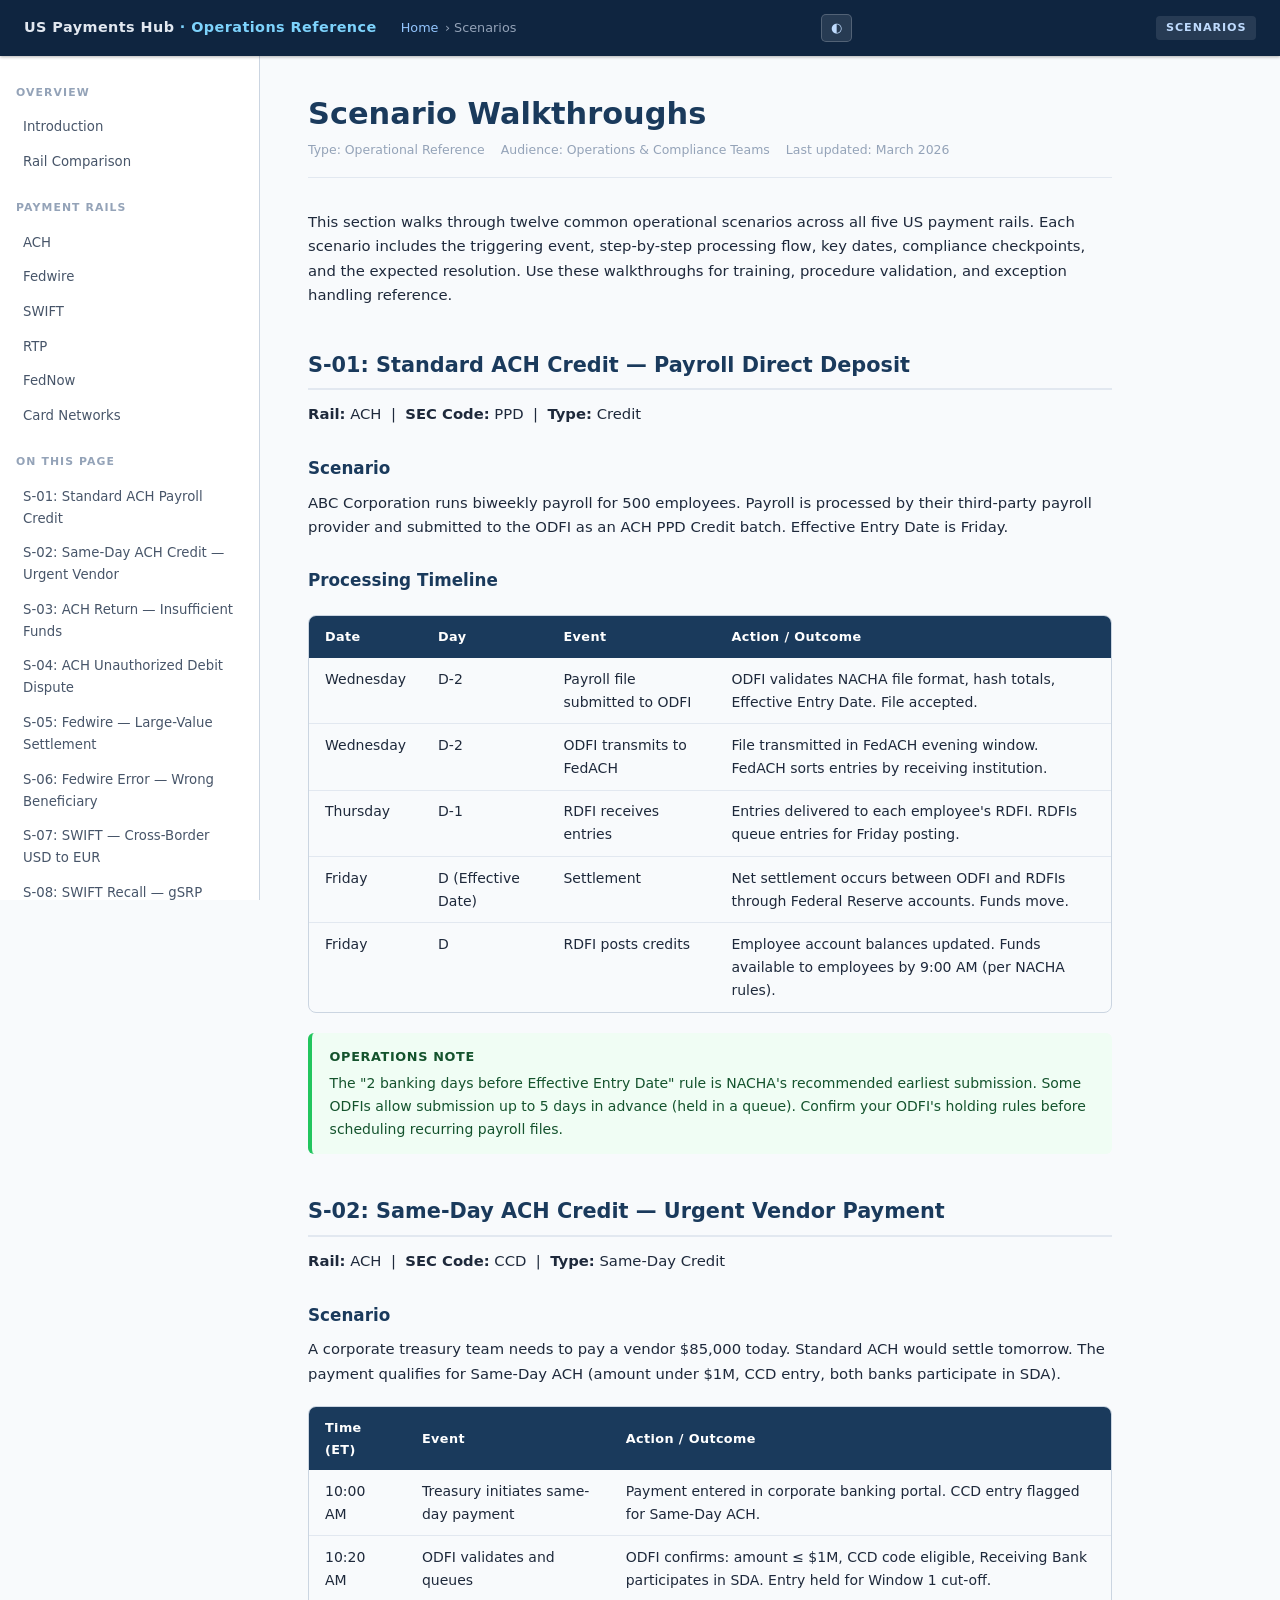
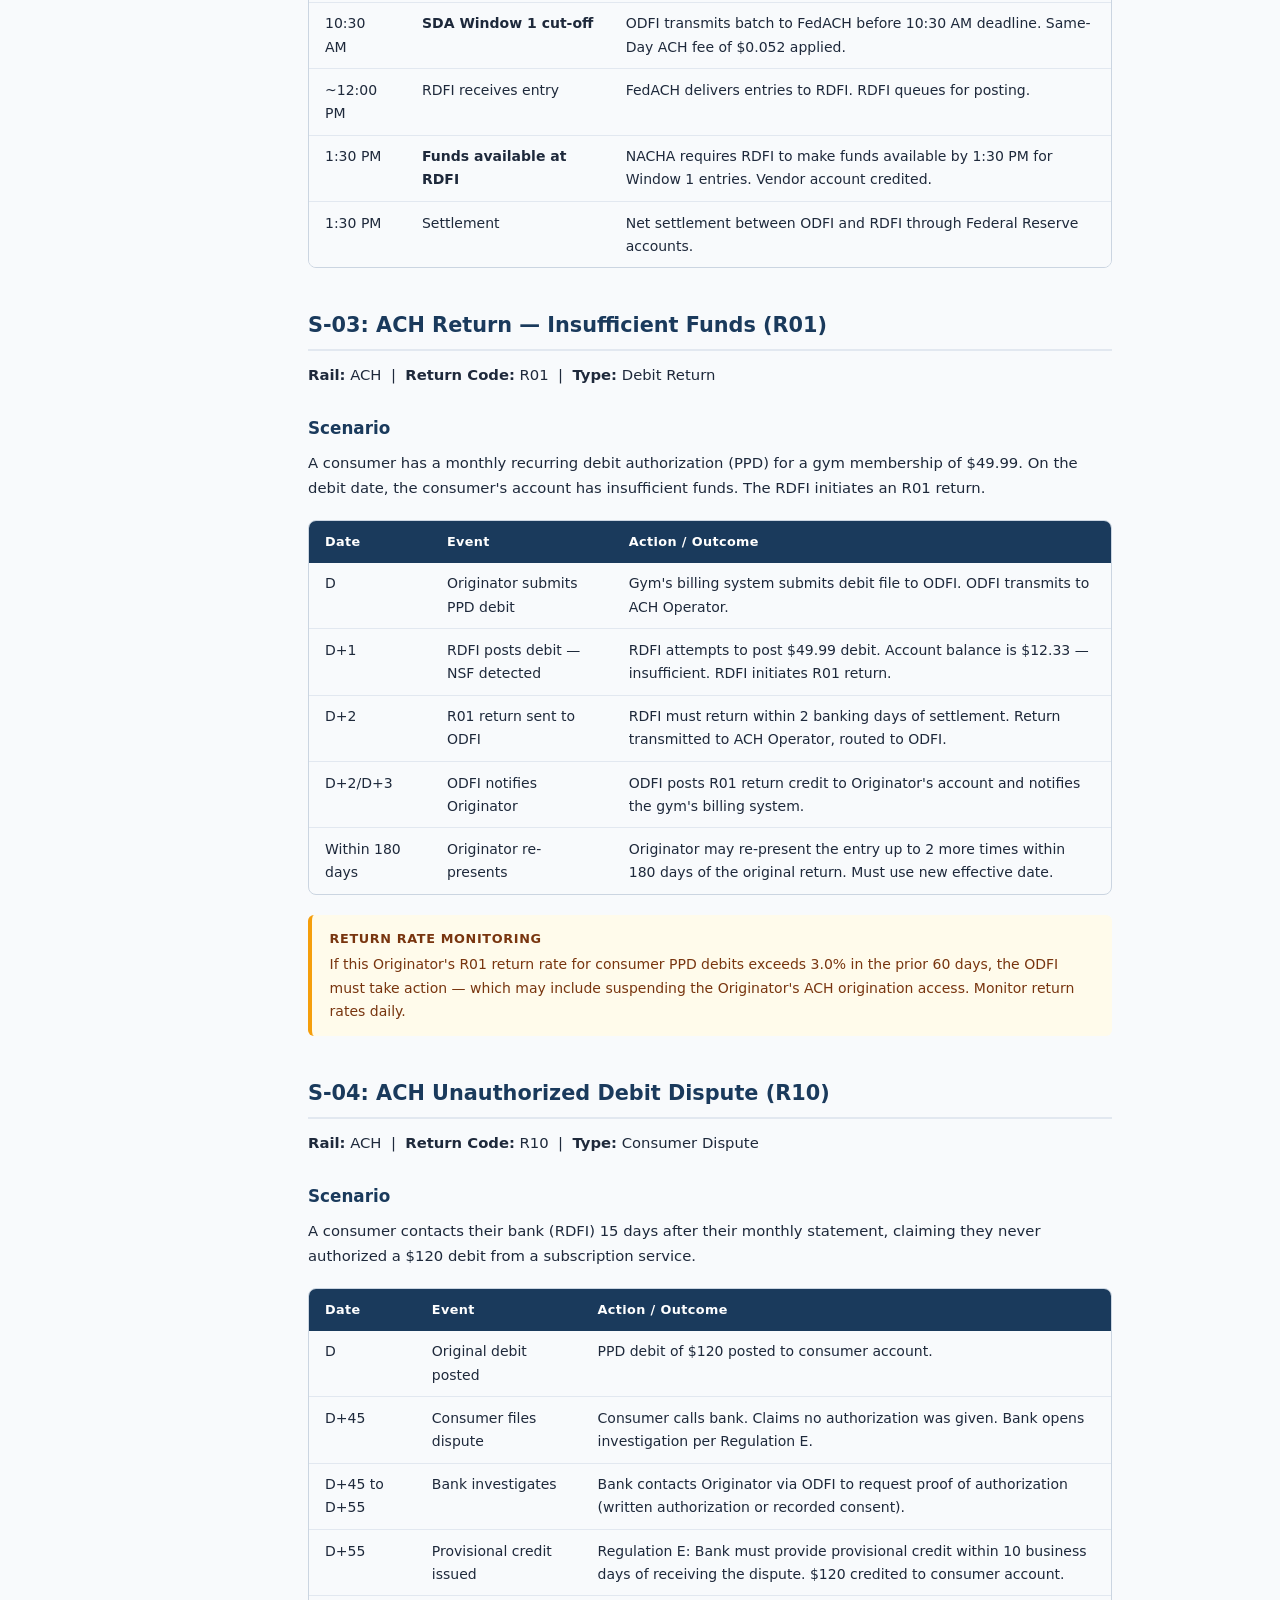
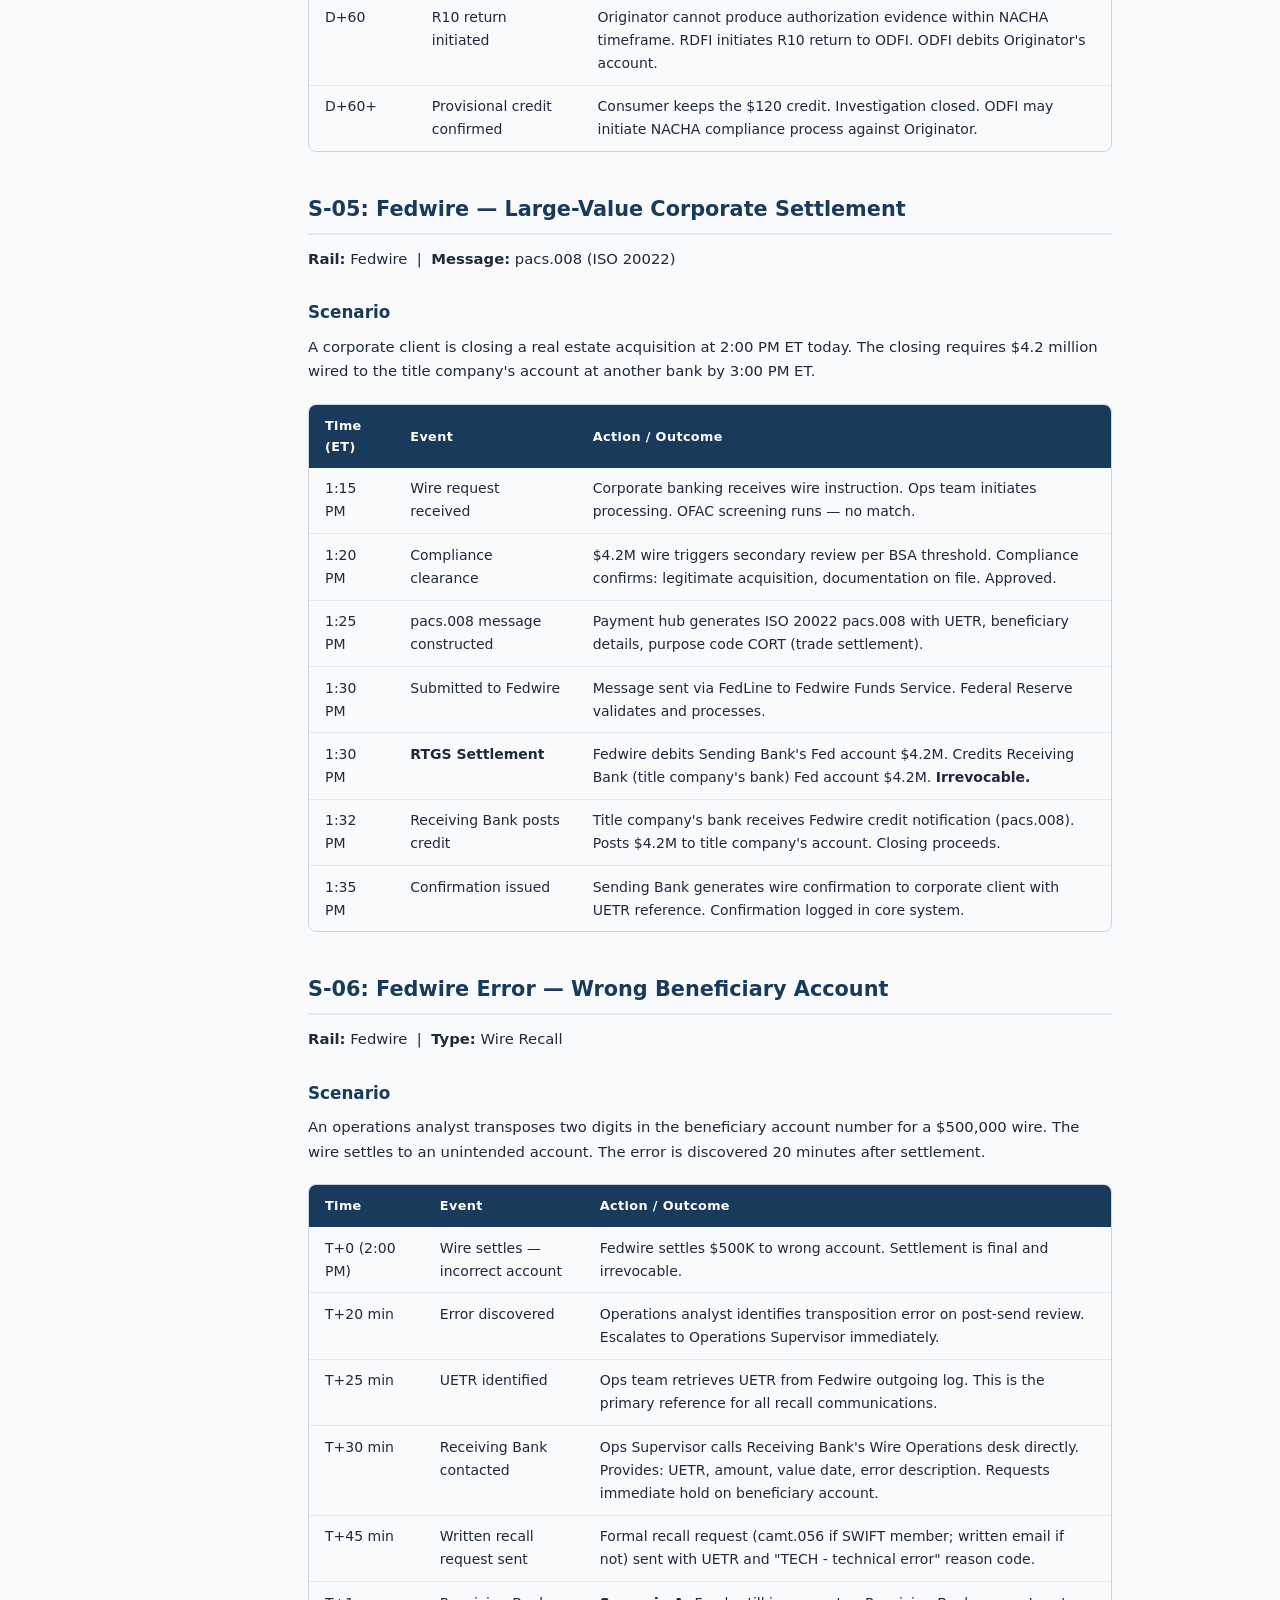
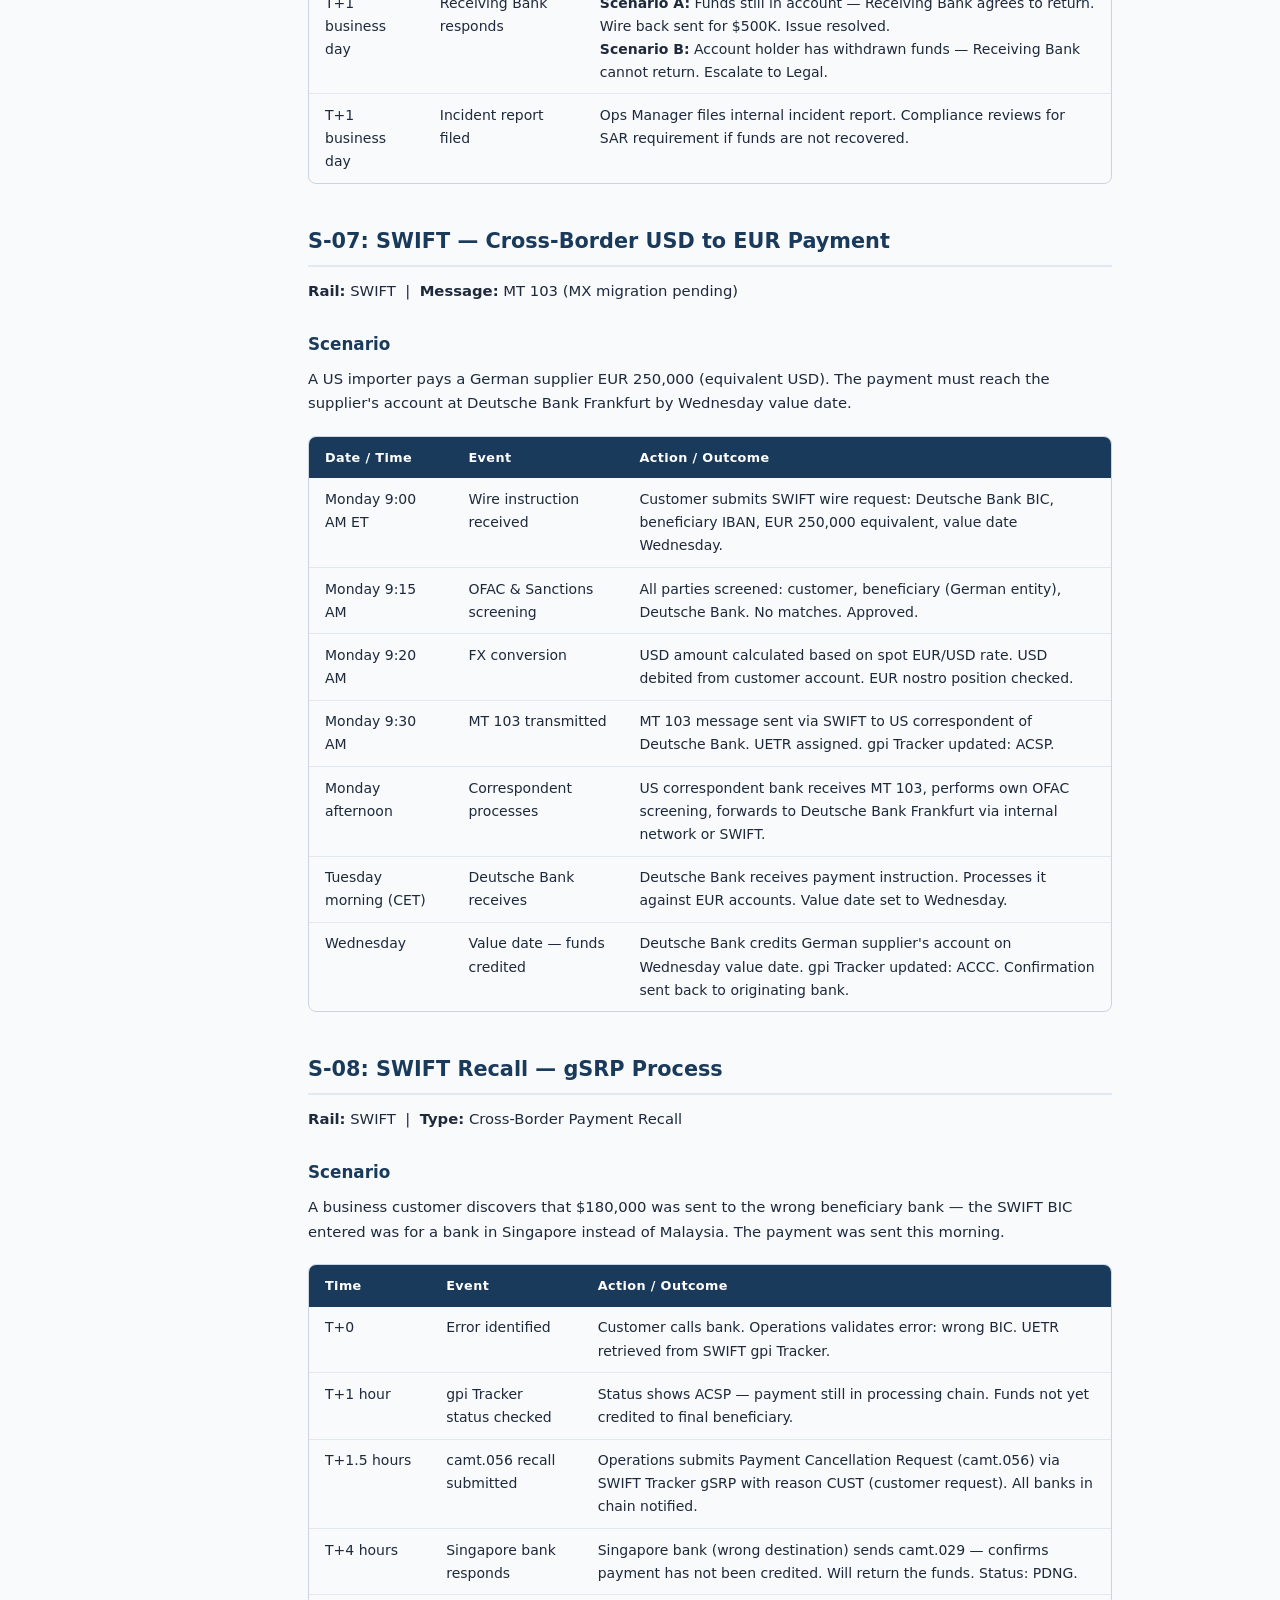
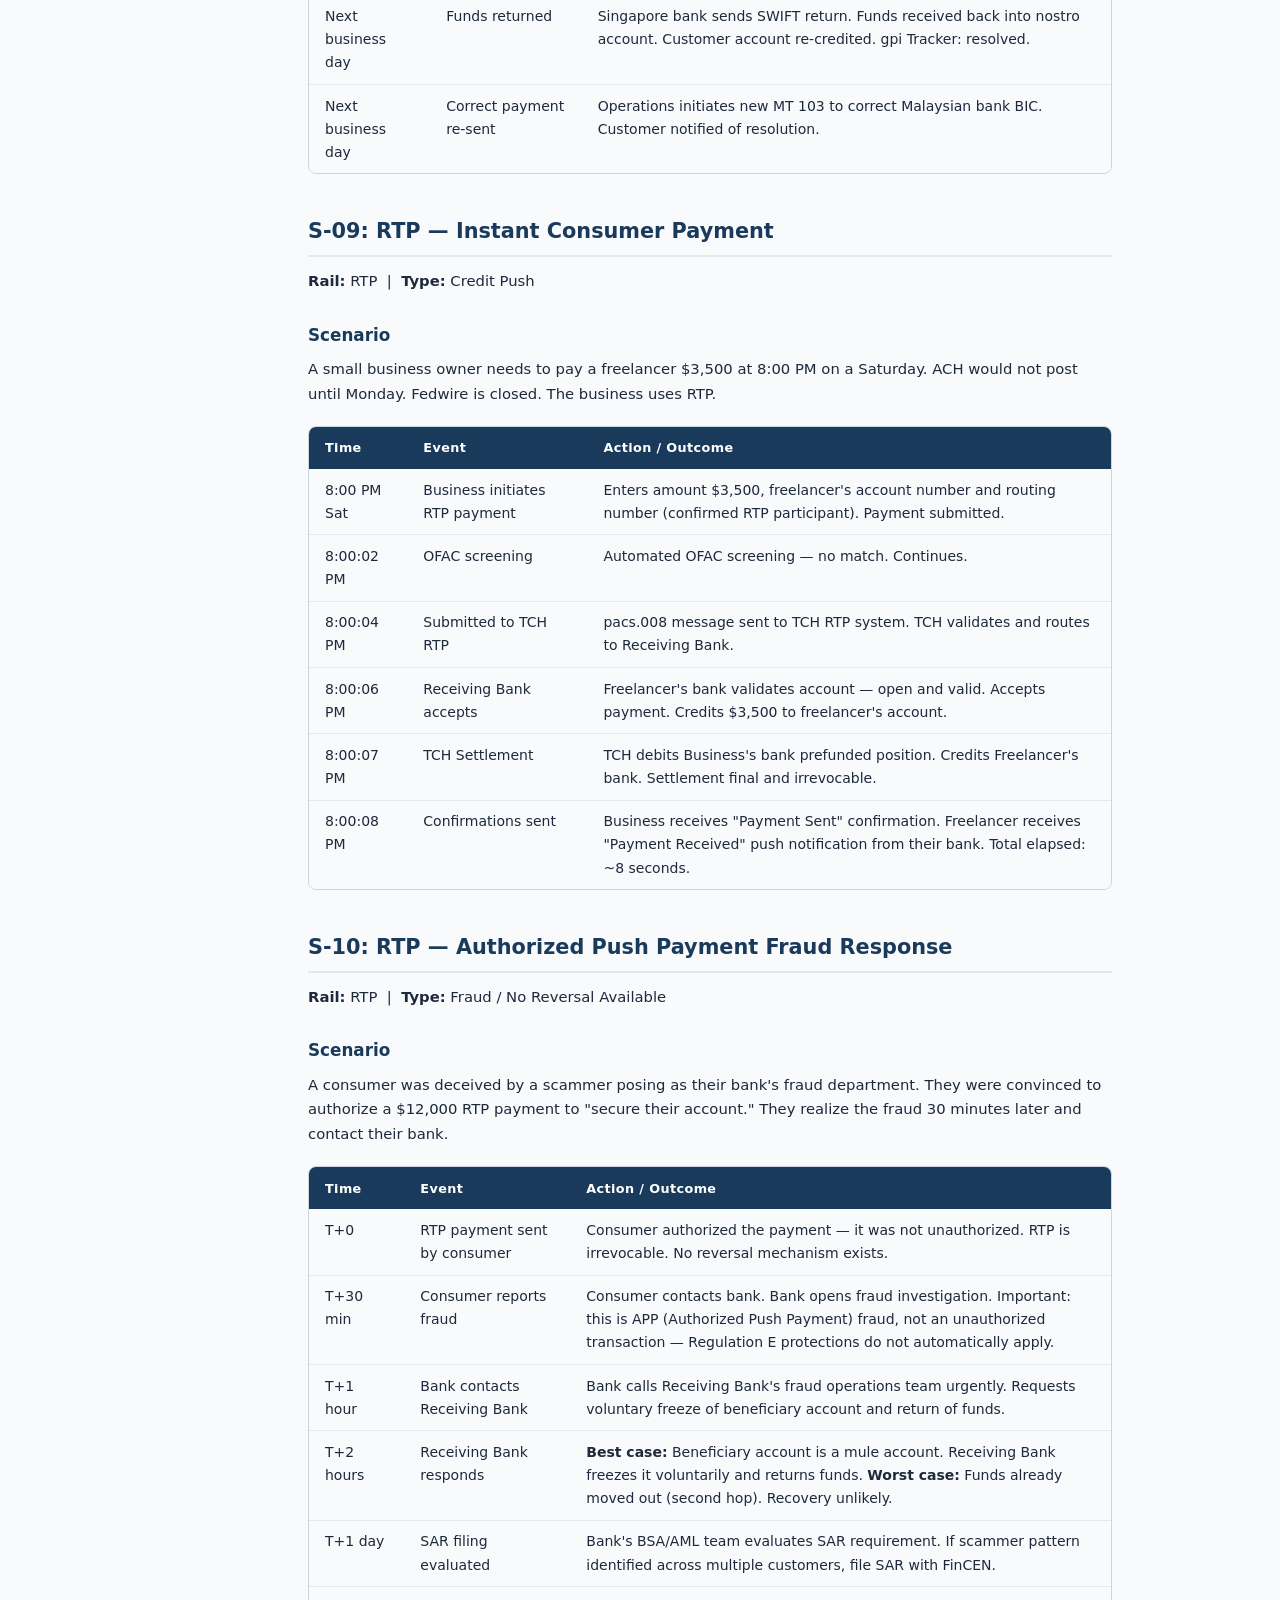
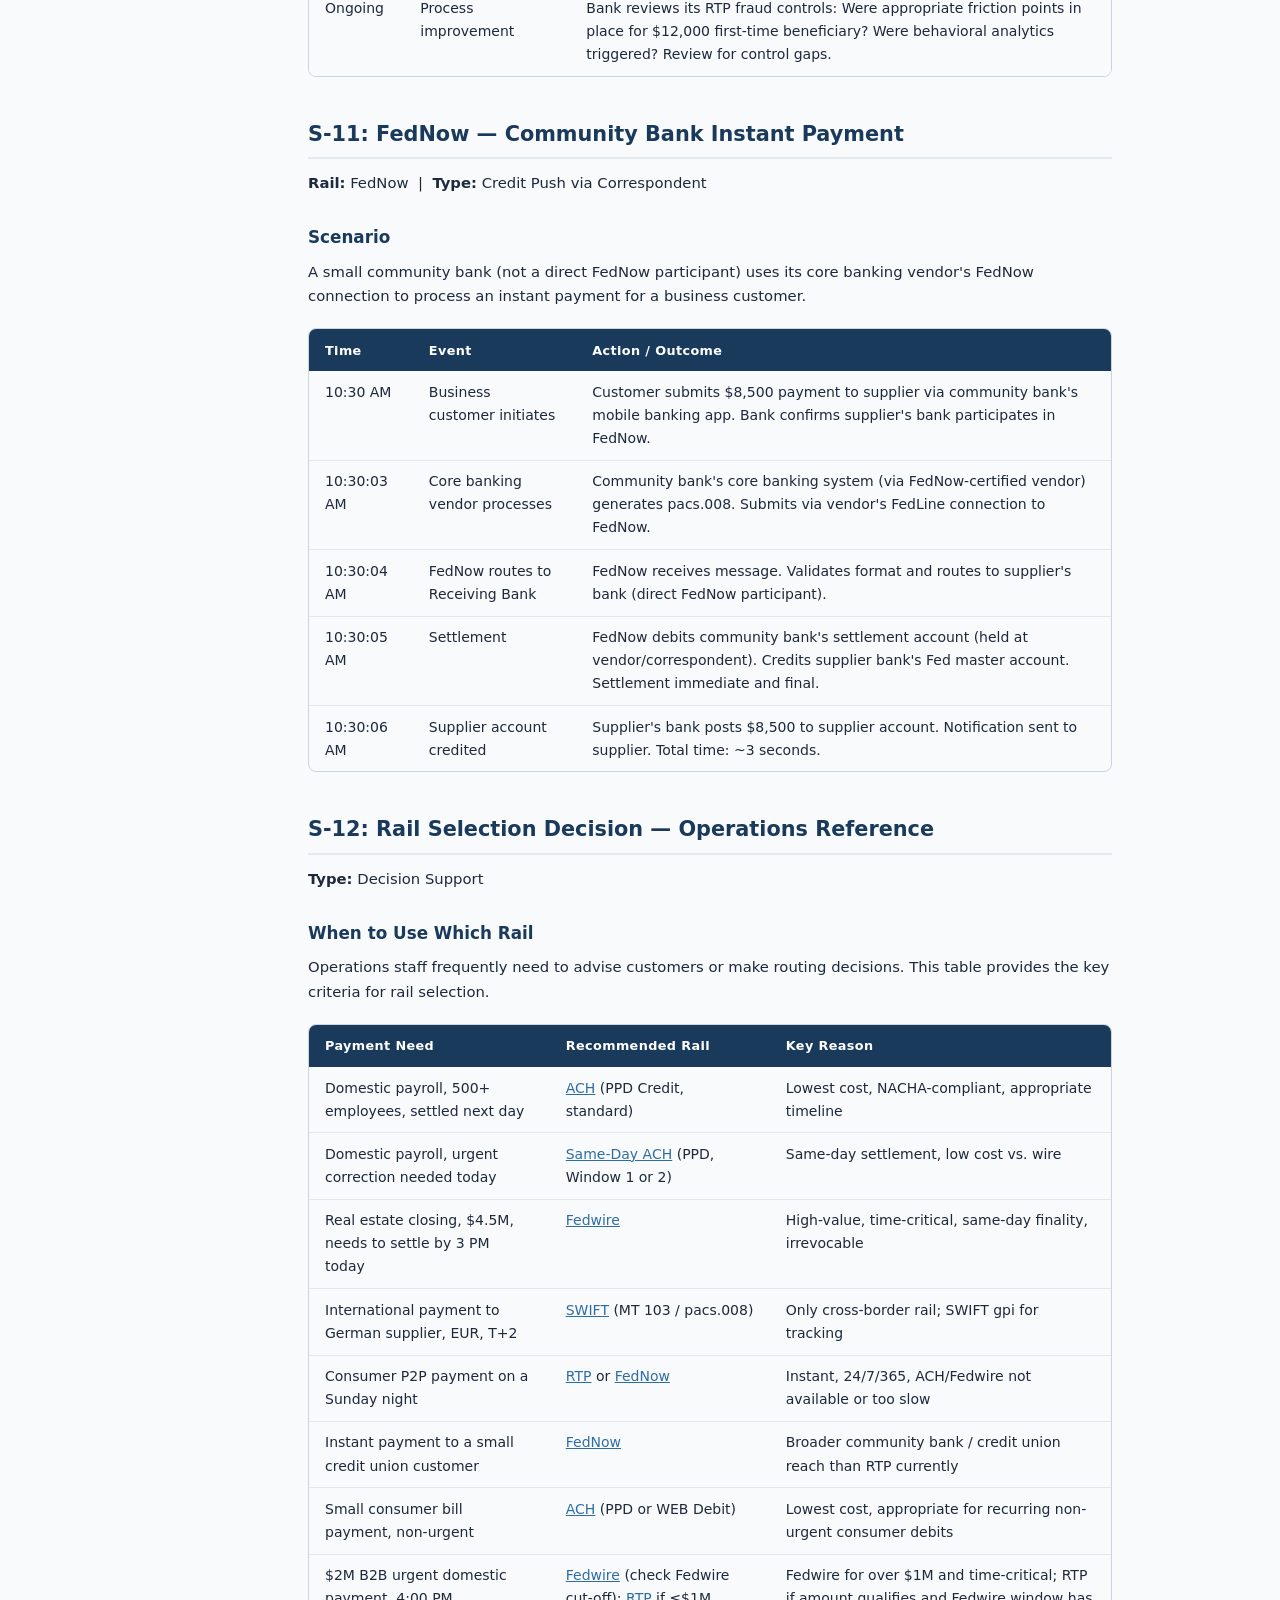
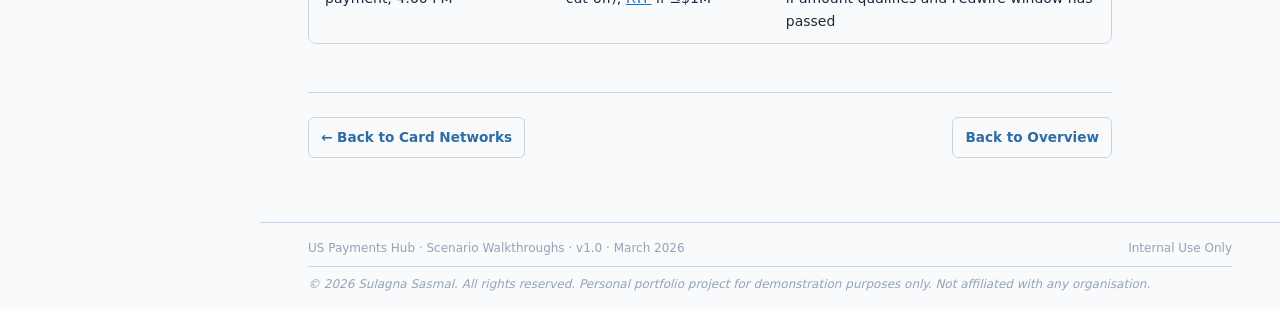
<file: scenarios.html>
<!DOCTYPE html>
<html lang="en">
<head>
<meta charset="UTF-8">
<meta name="viewport" content="width=device-width, initial-scale=1.0">
<title>Scenario Walkthroughs — US Payments Hub</title>
<link rel="stylesheet" href="assets/style.css">
<script>(function(){var t=localStorage.getItem("theme");if(t)document.documentElement.setAttribute("data-theme",t);else if(window.matchMedia("(prefers-color-scheme:dark)").matches)document.documentElement.setAttribute("data-theme","dark");else document.documentElement.setAttribute("data-theme","light");})()</script>
</head>
<body>

<header class="site-header">
  <a class="header-brand" href="index.html">US Payments Hub <span>· Operations Reference</span></a>
  <div class="header-breadcrumb"><a href="index.html">Home</a> › Scenarios</div>
  <button class="theme-toggle" id="theme-toggle" aria-label="Toggle theme">&#9680;</button>
  <span class="header-rail-badge">Scenarios</span>
</header>

<nav class="sidebar">
  <div class="nav-section">Overview</div>
  <a href="index.html">Introduction</a>
  <a href="index.html#rail-comparison">Rail Comparison</a>
  <div class="nav-section">Payment Rails</div>
  <a href="ach.html">ACH</a>
  <a href="fedwire.html">Fedwire</a>
  <a href="swift.html">SWIFT</a>
  <a href="rtp.html">RTP</a>
  <a href="fednow.html">FedNow</a>
  <a href="card.html">Card Networks</a>
  <div class="nav-section">On This Page</div>
  <a href="#sc1">S-01: Standard ACH Payroll Credit</a>
  <a href="#sc2">S-02: Same-Day ACH Credit — Urgent Vendor</a>
  <a href="#sc3">S-03: ACH Return — Insufficient Funds</a>
  <a href="#sc4">S-04: ACH Unauthorized Debit Dispute</a>
  <a href="#sc5">S-05: Fedwire — Large-Value Settlement</a>
  <a href="#sc6">S-06: Fedwire Error — Wrong Beneficiary</a>
  <a href="#sc7">S-07: SWIFT — Cross-Border USD to EUR</a>
  <a href="#sc8">S-08: SWIFT Recall — gSRP</a>
  <a href="#sc9">S-09: RTP — Instant Consumer Payment</a>
  <a href="#sc10">S-10: RTP — APP Fraud Response</a>
  <a href="#sc11">S-11: FedNow — Community Bank Instant Pay</a>
  <a href="#sc12">S-12: Rail Selection — Operations Decision</a>
  <div class="nav-section">Reference</div>
  <a href="scenarios.html" class="active">Scenario Walkthroughs</a>
</nav>

<main class="main">

  <h1>Scenario Walkthroughs</h1>
  <p class="topic-meta">
    <span>Type: Operational Reference</span>
    <span>Audience: Operations &amp; Compliance Teams</span>
    <span>Last updated: March 2026</span>
  </p>

  <p>
    This section walks through twelve common operational scenarios across all five US payment rails. Each scenario includes the triggering event, step-by-step processing flow, key dates, compliance checkpoints, and the expected resolution. Use these walkthroughs for training, procedure validation, and exception handling reference.
  </p>

  <!-- ────────────────────────────── S-01 ─────────────────────────────── -->
  <h2 id="sc1">S-01: Standard ACH Credit — Payroll Direct Deposit</h2>
  <p><strong>Rail:</strong> ACH &nbsp;|&nbsp; <strong>SEC Code:</strong> PPD &nbsp;|&nbsp; <strong>Type:</strong> Credit</p>

  <h3>Scenario</h3>
  <p>ABC Corporation runs biweekly payroll for 500 employees. Payroll is processed by their third-party payroll provider and submitted to the ODFI as an ACH PPD Credit batch. Effective Entry Date is Friday.</p>

  <h3>Processing Timeline</h3>
  <div class="table-wrap">
    <table>
      <thead><tr><th>Date</th><th>Day</th><th>Event</th><th>Action / Outcome</th></tr></thead>
      <tbody>
        <tr><td>Wednesday</td><td>D-2</td><td>Payroll file submitted to ODFI</td><td>ODFI validates NACHA file format, hash totals, Effective Entry Date. File accepted.</td></tr>
        <tr><td>Wednesday</td><td>D-2</td><td>ODFI transmits to FedACH</td><td>File transmitted in FedACH evening window. FedACH sorts entries by receiving institution.</td></tr>
        <tr><td>Thursday</td><td>D-1</td><td>RDFI receives entries</td><td>Entries delivered to each employee's RDFI. RDFIs queue entries for Friday posting.</td></tr>
        <tr><td>Friday</td><td>D (Effective Date)</td><td>Settlement</td><td>Net settlement occurs between ODFI and RDFIs through Federal Reserve accounts. Funds move.</td></tr>
        <tr><td>Friday</td><td>D</td><td>RDFI posts credits</td><td>Employee account balances updated. Funds available to employees by 9:00 AM (per NACHA rules).</td></tr>
      </tbody>
    </table>
  </div>

  <div class="tip">
    <strong>Operations Note</strong>
    The "2 banking days before Effective Entry Date" rule is NACHA's recommended earliest submission. Some ODFIs allow submission up to 5 days in advance (held in a queue). Confirm your ODFI's holding rules before scheduling recurring payroll files.
  </div>

  <!-- ────────────────────────────── S-02 ─────────────────────────────── -->
  <h2 id="sc2">S-02: Same-Day ACH Credit — Urgent Vendor Payment</h2>
  <p><strong>Rail:</strong> ACH &nbsp;|&nbsp; <strong>SEC Code:</strong> CCD &nbsp;|&nbsp; <strong>Type:</strong> Same-Day Credit</p>

  <h3>Scenario</h3>
  <p>A corporate treasury team needs to pay a vendor $85,000 today. Standard ACH would settle tomorrow. The payment qualifies for Same-Day ACH (amount under $1M, CCD entry, both banks participate in SDA).</p>

  <div class="table-wrap">
    <table>
      <thead><tr><th>Time (ET)</th><th>Event</th><th>Action / Outcome</th></tr></thead>
      <tbody>
        <tr><td>10:00 AM</td><td>Treasury initiates same-day payment</td><td>Payment entered in corporate banking portal. CCD entry flagged for Same-Day ACH.</td></tr>
        <tr><td>10:20 AM</td><td>ODFI validates and queues</td><td>ODFI confirms: amount ≤ $1M, CCD code eligible, Receiving Bank participates in SDA. Entry held for Window 1 cut-off.</td></tr>
        <tr><td>10:30 AM</td><td><strong>SDA Window 1 cut-off</strong></td><td>ODFI transmits batch to FedACH before 10:30 AM deadline. Same-Day ACH fee of $0.052 applied.</td></tr>
        <tr><td>~12:00 PM</td><td>RDFI receives entry</td><td>FedACH delivers entries to RDFI. RDFI queues for posting.</td></tr>
        <tr><td>1:30 PM</td><td><strong>Funds available at RDFI</strong></td><td>NACHA requires RDFI to make funds available by 1:30 PM for Window 1 entries. Vendor account credited.</td></tr>
        <tr><td>1:30 PM</td><td>Settlement</td><td>Net settlement between ODFI and RDFI through Federal Reserve accounts.</td></tr>
      </tbody>
    </table>
  </div>

  <!-- ────────────────────────────── S-03 ─────────────────────────────── -->
  <h2 id="sc3">S-03: ACH Return — Insufficient Funds (R01)</h2>
  <p><strong>Rail:</strong> ACH &nbsp;|&nbsp; <strong>Return Code:</strong> R01 &nbsp;|&nbsp; <strong>Type:</strong> Debit Return</p>

  <h3>Scenario</h3>
  <p>A consumer has a monthly recurring debit authorization (PPD) for a gym membership of $49.99. On the debit date, the consumer's account has insufficient funds. The RDFI initiates an R01 return.</p>

  <div class="table-wrap">
    <table>
      <thead><tr><th>Date</th><th>Event</th><th>Action / Outcome</th></tr></thead>
      <tbody>
        <tr><td>D</td><td>Originator submits PPD debit</td><td>Gym's billing system submits debit file to ODFI. ODFI transmits to ACH Operator.</td></tr>
        <tr><td>D+1</td><td>RDFI posts debit — NSF detected</td><td>RDFI attempts to post $49.99 debit. Account balance is $12.33 — insufficient. RDFI initiates R01 return.</td></tr>
        <tr><td>D+2</td><td>R01 return sent to ODFI</td><td>RDFI must return within 2 banking days of settlement. Return transmitted to ACH Operator, routed to ODFI.</td></tr>
        <tr><td>D+2/D+3</td><td>ODFI notifies Originator</td><td>ODFI posts R01 return credit to Originator's account and notifies the gym's billing system.</td></tr>
        <tr><td>Within 180 days</td><td>Originator re-presents</td><td>Originator may re-present the entry up to 2 more times within 180 days of the original return. Must use new effective date.</td></tr>
      </tbody>
    </table>
  </div>

  <div class="warning">
    <strong>Return Rate Monitoring</strong>
    If this Originator's R01 return rate for consumer PPD debits exceeds 3.0% in the prior 60 days, the ODFI must take action — which may include suspending the Originator's ACH origination access. Monitor return rates daily.
  </div>

  <!-- ────────────────────────────── S-04 ─────────────────────────────── -->
  <h2 id="sc4">S-04: ACH Unauthorized Debit Dispute (R10)</h2>
  <p><strong>Rail:</strong> ACH &nbsp;|&nbsp; <strong>Return Code:</strong> R10 &nbsp;|&nbsp; <strong>Type:</strong> Consumer Dispute</p>

  <h3>Scenario</h3>
  <p>A consumer contacts their bank (RDFI) 15 days after their monthly statement, claiming they never authorized a $120 debit from a subscription service.</p>

  <div class="table-wrap">
    <table>
      <thead><tr><th>Date</th><th>Event</th><th>Action / Outcome</th></tr></thead>
      <tbody>
        <tr><td>D</td><td>Original debit posted</td><td>PPD debit of $120 posted to consumer account.</td></tr>
        <tr><td>D+45</td><td>Consumer files dispute</td><td>Consumer calls bank. Claims no authorization was given. Bank opens investigation per Regulation E.</td></tr>
        <tr><td>D+45 to D+55</td><td>Bank investigates</td><td>Bank contacts Originator via ODFI to request proof of authorization (written authorization or recorded consent).</td></tr>
        <tr><td>D+55</td><td>Provisional credit issued</td><td>Regulation E: Bank must provide provisional credit within 10 business days of receiving the dispute. $120 credited to consumer account.</td></tr>
        <tr><td>D+60</td><td>R10 return initiated</td><td>Originator cannot produce authorization evidence within NACHA timeframe. RDFI initiates R10 return to ODFI. ODFI debits Originator's account.</td></tr>
        <tr><td>D+60+</td><td>Provisional credit confirmed</td><td>Consumer keeps the $120 credit. Investigation closed. ODFI may initiate NACHA compliance process against Originator.</td></tr>
      </tbody>
    </table>
  </div>

  <!-- ────────────────────────────── S-05 ─────────────────────────────── -->
  <h2 id="sc5">S-05: Fedwire — Large-Value Corporate Settlement</h2>
  <p><strong>Rail:</strong> Fedwire &nbsp;|&nbsp; <strong>Message:</strong> pacs.008 (ISO 20022)</p>

  <h3>Scenario</h3>
  <p>A corporate client is closing a real estate acquisition at 2:00 PM ET today. The closing requires $4.2 million wired to the title company's account at another bank by 3:00 PM ET.</p>

  <div class="table-wrap">
    <table>
      <thead><tr><th>Time (ET)</th><th>Event</th><th>Action / Outcome</th></tr></thead>
      <tbody>
        <tr><td>1:15 PM</td><td>Wire request received</td><td>Corporate banking receives wire instruction. Ops team initiates processing. OFAC screening runs — no match.</td></tr>
        <tr><td>1:20 PM</td><td>Compliance clearance</td><td>$4.2M wire triggers secondary review per BSA threshold. Compliance confirms: legitimate acquisition, documentation on file. Approved.</td></tr>
        <tr><td>1:25 PM</td><td>pacs.008 message constructed</td><td>Payment hub generates ISO 20022 pacs.008 with UETR, beneficiary details, purpose code CORT (trade settlement).</td></tr>
        <tr><td>1:30 PM</td><td>Submitted to Fedwire</td><td>Message sent via FedLine to Fedwire Funds Service. Federal Reserve validates and processes.</td></tr>
        <tr><td>1:30 PM</td><td><strong>RTGS Settlement</strong></td><td>Fedwire debits Sending Bank's Fed account $4.2M. Credits Receiving Bank (title company's bank) Fed account $4.2M. <strong>Irrevocable.</strong></td></tr>
        <tr><td>1:32 PM</td><td>Receiving Bank posts credit</td><td>Title company's bank receives Fedwire credit notification (pacs.008). Posts $4.2M to title company's account. Closing proceeds.</td></tr>
        <tr><td>1:35 PM</td><td>Confirmation issued</td><td>Sending Bank generates wire confirmation to corporate client with UETR reference. Confirmation logged in core system.</td></tr>
      </tbody>
    </table>
  </div>

  <!-- ────────────────────────────── S-06 ─────────────────────────────── -->
  <h2 id="sc6">S-06: Fedwire Error — Wrong Beneficiary Account</h2>
  <p><strong>Rail:</strong> Fedwire &nbsp;|&nbsp; <strong>Type:</strong> Wire Recall</p>

  <h3>Scenario</h3>
  <p>An operations analyst transposes two digits in the beneficiary account number for a $500,000 wire. The wire settles to an unintended account. The error is discovered 20 minutes after settlement.</p>

  <div class="table-wrap">
    <table>
      <thead><tr><th>Time</th><th>Event</th><th>Action / Outcome</th></tr></thead>
      <tbody>
        <tr><td>T+0 (2:00 PM)</td><td>Wire settles — incorrect account</td><td>Fedwire settles $500K to wrong account. Settlement is final and irrevocable.</td></tr>
        <tr><td>T+20 min</td><td>Error discovered</td><td>Operations analyst identifies transposition error on post-send review. Escalates to Operations Supervisor immediately.</td></tr>
        <tr><td>T+25 min</td><td>UETR identified</td><td>Ops team retrieves UETR from Fedwire outgoing log. This is the primary reference for all recall communications.</td></tr>
        <tr><td>T+30 min</td><td>Receiving Bank contacted</td><td>Ops Supervisor calls Receiving Bank's Wire Operations desk directly. Provides: UETR, amount, value date, error description. Requests immediate hold on beneficiary account.</td></tr>
        <tr><td>T+45 min</td><td>Written recall request sent</td><td>Formal recall request (camt.056 if SWIFT member; written email if not) sent with UETR and "TECH - technical error" reason code.</td></tr>
        <tr><td>T+1 business day</td><td>Receiving Bank responds</td><td><strong>Scenario A:</strong> Funds still in account — Receiving Bank agrees to return. Wire back sent for $500K. Issue resolved.<br><strong>Scenario B:</strong> Account holder has withdrawn funds — Receiving Bank cannot return. Escalate to Legal.</td></tr>
        <tr><td>T+1 business day</td><td>Incident report filed</td><td>Ops Manager files internal incident report. Compliance reviews for SAR requirement if funds are not recovered.</td></tr>
      </tbody>
    </table>
  </div>

  <!-- ────────────────────────────── S-07 ─────────────────────────────── -->
  <h2 id="sc7">S-07: SWIFT — Cross-Border USD to EUR Payment</h2>
  <p><strong>Rail:</strong> SWIFT &nbsp;|&nbsp; <strong>Message:</strong> MT 103 (MX migration pending)</p>

  <h3>Scenario</h3>
  <p>A US importer pays a German supplier EUR 250,000 (equivalent USD). The payment must reach the supplier's account at Deutsche Bank Frankfurt by Wednesday value date.</p>

  <div class="table-wrap">
    <table>
      <thead><tr><th>Date / Time</th><th>Event</th><th>Action / Outcome</th></tr></thead>
      <tbody>
        <tr><td>Monday 9:00 AM ET</td><td>Wire instruction received</td><td>Customer submits SWIFT wire request: Deutsche Bank BIC, beneficiary IBAN, EUR 250,000 equivalent, value date Wednesday.</td></tr>
        <tr><td>Monday 9:15 AM</td><td>OFAC &amp; Sanctions screening</td><td>All parties screened: customer, beneficiary (German entity), Deutsche Bank. No matches. Approved.</td></tr>
        <tr><td>Monday 9:20 AM</td><td>FX conversion</td><td>USD amount calculated based on spot EUR/USD rate. USD debited from customer account. EUR nostro position checked.</td></tr>
        <tr><td>Monday 9:30 AM</td><td>MT 103 transmitted</td><td>MT 103 message sent via SWIFT to US correspondent of Deutsche Bank. UETR assigned. gpi Tracker updated: ACSP.</td></tr>
        <tr><td>Monday afternoon</td><td>Correspondent processes</td><td>US correspondent bank receives MT 103, performs own OFAC screening, forwards to Deutsche Bank Frankfurt via internal network or SWIFT.</td></tr>
        <tr><td>Tuesday morning (CET)</td><td>Deutsche Bank receives</td><td>Deutsche Bank receives payment instruction. Processes it against EUR accounts. Value date set to Wednesday.</td></tr>
        <tr><td>Wednesday</td><td>Value date — funds credited</td><td>Deutsche Bank credits German supplier's account on Wednesday value date. gpi Tracker updated: ACCC. Confirmation sent back to originating bank.</td></tr>
      </tbody>
    </table>
  </div>

  <!-- ────────────────────────────── S-08 ─────────────────────────────── -->
  <h2 id="sc8">S-08: SWIFT Recall — gSRP Process</h2>
  <p><strong>Rail:</strong> SWIFT &nbsp;|&nbsp; <strong>Type:</strong> Cross-Border Payment Recall</p>

  <h3>Scenario</h3>
  <p>A business customer discovers that $180,000 was sent to the wrong beneficiary bank — the SWIFT BIC entered was for a bank in Singapore instead of Malaysia. The payment was sent this morning.</p>

  <div class="table-wrap">
    <table>
      <thead><tr><th>Time</th><th>Event</th><th>Action / Outcome</th></tr></thead>
      <tbody>
        <tr><td>T+0</td><td>Error identified</td><td>Customer calls bank. Operations validates error: wrong BIC. UETR retrieved from SWIFT gpi Tracker.</td></tr>
        <tr><td>T+1 hour</td><td>gpi Tracker status checked</td><td>Status shows ACSP — payment still in processing chain. Funds not yet credited to final beneficiary.</td></tr>
        <tr><td>T+1.5 hours</td><td>camt.056 recall submitted</td><td>Operations submits Payment Cancellation Request (camt.056) via SWIFT Tracker gSRP with reason CUST (customer request). All banks in chain notified.</td></tr>
        <tr><td>T+4 hours</td><td>Singapore bank responds</td><td>Singapore bank (wrong destination) sends camt.029 — confirms payment has not been credited. Will return the funds. Status: PDNG.</td></tr>
        <tr><td>Next business day</td><td>Funds returned</td><td>Singapore bank sends SWIFT return. Funds received back into nostro account. Customer account re-credited. gpi Tracker: resolved.</td></tr>
        <tr><td>Next business day</td><td>Correct payment re-sent</td><td>Operations initiates new MT 103 to correct Malaysian bank BIC. Customer notified of resolution.</td></tr>
      </tbody>
    </table>
  </div>

  <!-- ────────────────────────────── S-09 ─────────────────────────────── -->
  <h2 id="sc9">S-09: RTP — Instant Consumer Payment</h2>
  <p><strong>Rail:</strong> RTP &nbsp;|&nbsp; <strong>Type:</strong> Credit Push</p>

  <h3>Scenario</h3>
  <p>A small business owner needs to pay a freelancer $3,500 at 8:00 PM on a Saturday. ACH would not post until Monday. Fedwire is closed. The business uses RTP.</p>

  <div class="table-wrap">
    <table>
      <thead><tr><th>Time</th><th>Event</th><th>Action / Outcome</th></tr></thead>
      <tbody>
        <tr><td>8:00 PM Sat</td><td>Business initiates RTP payment</td><td>Enters amount $3,500, freelancer's account number and routing number (confirmed RTP participant). Payment submitted.</td></tr>
        <tr><td>8:00:02 PM</td><td>OFAC screening</td><td>Automated OFAC screening — no match. Continues.</td></tr>
        <tr><td>8:00:04 PM</td><td>Submitted to TCH RTP</td><td>pacs.008 message sent to TCH RTP system. TCH validates and routes to Receiving Bank.</td></tr>
        <tr><td>8:00:06 PM</td><td>Receiving Bank accepts</td><td>Freelancer's bank validates account — open and valid. Accepts payment. Credits $3,500 to freelancer's account.</td></tr>
        <tr><td>8:00:07 PM</td><td>TCH Settlement</td><td>TCH debits Business's bank prefunded position. Credits Freelancer's bank. Settlement final and irrevocable.</td></tr>
        <tr><td>8:00:08 PM</td><td>Confirmations sent</td><td>Business receives "Payment Sent" confirmation. Freelancer receives "Payment Received" push notification from their bank. Total elapsed: ~8 seconds.</td></tr>
      </tbody>
    </table>
  </div>

  <!-- ────────────────────────────── S-10 ─────────────────────────────── -->
  <h2 id="sc10">S-10: RTP — Authorized Push Payment Fraud Response</h2>
  <p><strong>Rail:</strong> RTP &nbsp;|&nbsp; <strong>Type:</strong> Fraud / No Reversal Available</p>

  <h3>Scenario</h3>
  <p>A consumer was deceived by a scammer posing as their bank's fraud department. They were convinced to authorize a $12,000 RTP payment to "secure their account." They realize the fraud 30 minutes later and contact their bank.</p>

  <div class="table-wrap">
    <table>
      <thead><tr><th>Time</th><th>Event</th><th>Action / Outcome</th></tr></thead>
      <tbody>
        <tr><td>T+0</td><td>RTP payment sent by consumer</td><td>Consumer authorized the payment — it was not unauthorized. RTP is irrevocable. No reversal mechanism exists.</td></tr>
        <tr><td>T+30 min</td><td>Consumer reports fraud</td><td>Consumer contacts bank. Bank opens fraud investigation. Important: this is APP (Authorized Push Payment) fraud, not an unauthorized transaction — Regulation E protections do not automatically apply.</td></tr>
        <tr><td>T+1 hour</td><td>Bank contacts Receiving Bank</td><td>Bank calls Receiving Bank's fraud operations team urgently. Requests voluntary freeze of beneficiary account and return of funds.</td></tr>
        <tr><td>T+2 hours</td><td>Receiving Bank responds</td><td><strong>Best case:</strong> Beneficiary account is a mule account. Receiving Bank freezes it voluntarily and returns funds. <strong>Worst case:</strong> Funds already moved out (second hop). Recovery unlikely.</td></tr>
        <tr><td>T+1 day</td><td>SAR filing evaluated</td><td>Bank's BSA/AML team evaluates SAR requirement. If scammer pattern identified across multiple customers, file SAR with FinCEN.</td></tr>
        <tr><td>Ongoing</td><td>Process improvement</td><td>Bank reviews its RTP fraud controls: Were appropriate friction points in place for $12,000 first-time beneficiary? Were behavioral analytics triggered? Review for control gaps.</td></tr>
      </tbody>
    </table>
  </div>

  <!-- ────────────────────────────── S-11 ─────────────────────────────── -->
  <h2 id="sc11">S-11: FedNow — Community Bank Instant Payment</h2>
  <p><strong>Rail:</strong> FedNow &nbsp;|&nbsp; <strong>Type:</strong> Credit Push via Correspondent</p>

  <h3>Scenario</h3>
  <p>A small community bank (not a direct FedNow participant) uses its core banking vendor's FedNow connection to process an instant payment for a business customer.</p>

  <div class="table-wrap">
    <table>
      <thead><tr><th>Time</th><th>Event</th><th>Action / Outcome</th></tr></thead>
      <tbody>
        <tr><td>10:30 AM</td><td>Business customer initiates</td><td>Customer submits $8,500 payment to supplier via community bank's mobile banking app. Bank confirms supplier's bank participates in FedNow.</td></tr>
        <tr><td>10:30:03 AM</td><td>Core banking vendor processes</td><td>Community bank's core banking system (via FedNow-certified vendor) generates pacs.008. Submits via vendor's FedLine connection to FedNow.</td></tr>
        <tr><td>10:30:04 AM</td><td>FedNow routes to Receiving Bank</td><td>FedNow receives message. Validates format and routes to supplier's bank (direct FedNow participant).</td></tr>
        <tr><td>10:30:05 AM</td><td>Settlement</td><td>FedNow debits community bank's settlement account (held at vendor/correspondent). Credits supplier bank's Fed master account. Settlement immediate and final.</td></tr>
        <tr><td>10:30:06 AM</td><td>Supplier account credited</td><td>Supplier's bank posts $8,500 to supplier account. Notification sent to supplier. Total time: ~3 seconds.</td></tr>
      </tbody>
    </table>
  </div>

  <!-- ────────────────────────────── S-12 ─────────────────────────────── -->
  <h2 id="sc12">S-12: Rail Selection Decision — Operations Reference</h2>
  <p><strong>Type:</strong> Decision Support</p>

  <h3>When to Use Which Rail</h3>
  <p>Operations staff frequently need to advise customers or make routing decisions. This table provides the key criteria for rail selection.</p>

  <div class="table-wrap">
    <table>
      <thead>
        <tr><th>Payment Need</th><th>Recommended Rail</th><th>Key Reason</th></tr>
      </thead>
      <tbody>
        <tr>
          <td>Domestic payroll, 500+ employees, settled next day</td>
          <td><a href="ach.html">ACH</a> (PPD Credit, standard)</td>
          <td>Lowest cost, NACHA-compliant, appropriate timeline</td>
        </tr>
        <tr>
          <td>Domestic payroll, urgent correction needed today</td>
          <td><a href="ach.html">Same-Day ACH</a> (PPD, Window 1 or 2)</td>
          <td>Same-day settlement, low cost vs. wire</td>
        </tr>
        <tr>
          <td>Real estate closing, $4.5M, needs to settle by 3 PM today</td>
          <td><a href="fedwire.html">Fedwire</a></td>
          <td>High-value, time-critical, same-day finality, irrevocable</td>
        </tr>
        <tr>
          <td>International payment to German supplier, EUR, T+2</td>
          <td><a href="swift.html">SWIFT</a> (MT 103 / pacs.008)</td>
          <td>Only cross-border rail; SWIFT gpi for tracking</td>
        </tr>
        <tr>
          <td>Consumer P2P payment on a Sunday night</td>
          <td><a href="rtp.html">RTP</a> or <a href="fednow.html">FedNow</a></td>
          <td>Instant, 24/7/365, ACH/Fedwire not available or too slow</td>
        </tr>
        <tr>
          <td>Instant payment to a small credit union customer</td>
          <td><a href="fednow.html">FedNow</a></td>
          <td>Broader community bank / credit union reach than RTP currently</td>
        </tr>
        <tr>
          <td>Small consumer bill payment, non-urgent</td>
          <td><a href="ach.html">ACH</a> (PPD or WEB Debit)</td>
          <td>Lowest cost, appropriate for recurring non-urgent consumer debits</td>
        </tr>
        <tr>
          <td>$2M B2B urgent domestic payment, 4:00 PM</td>
          <td><a href="fedwire.html">Fedwire</a> (check Fedwire cut-off); <a href="rtp.html">RTP</a> if ≤$1M</td>
          <td>Fedwire for over $1M and time-critical; RTP if amount qualifies and Fedwire window has passed</td>
        </tr>
      </tbody>
    </table>
  </div>

  <div class="doc-nav">
    <a href="card.html">← Back to Card Networks</a>
    <a href="index.html">Back to Overview</a>
  </div>

</main>

<footer class="site-footer">
  <span>US Payments Hub · Scenario Walkthroughs · v1.0 · March 2026</span>
  <span>Internal Use Only</span>
  <span class="copyright">&copy; 2026 Sulagna Sasmal. All rights reserved. Personal portfolio project for demonstration purposes only. Not affiliated with any organisation.</span>
</footer>

<script>(function(){var btn=document.getElementById("theme-toggle");if(!btn)return;function upd(){btn.textContent=document.documentElement.getAttribute("data-theme")==="dark"?"☀":"◐";}upd();btn.addEventListener("click",function(){var n=document.documentElement.getAttribute("data-theme")==="dark"?"light":"dark";document.documentElement.setAttribute("data-theme",n);localStorage.setItem("theme",n);upd();});})()</script>
</body>
</html>
</file>
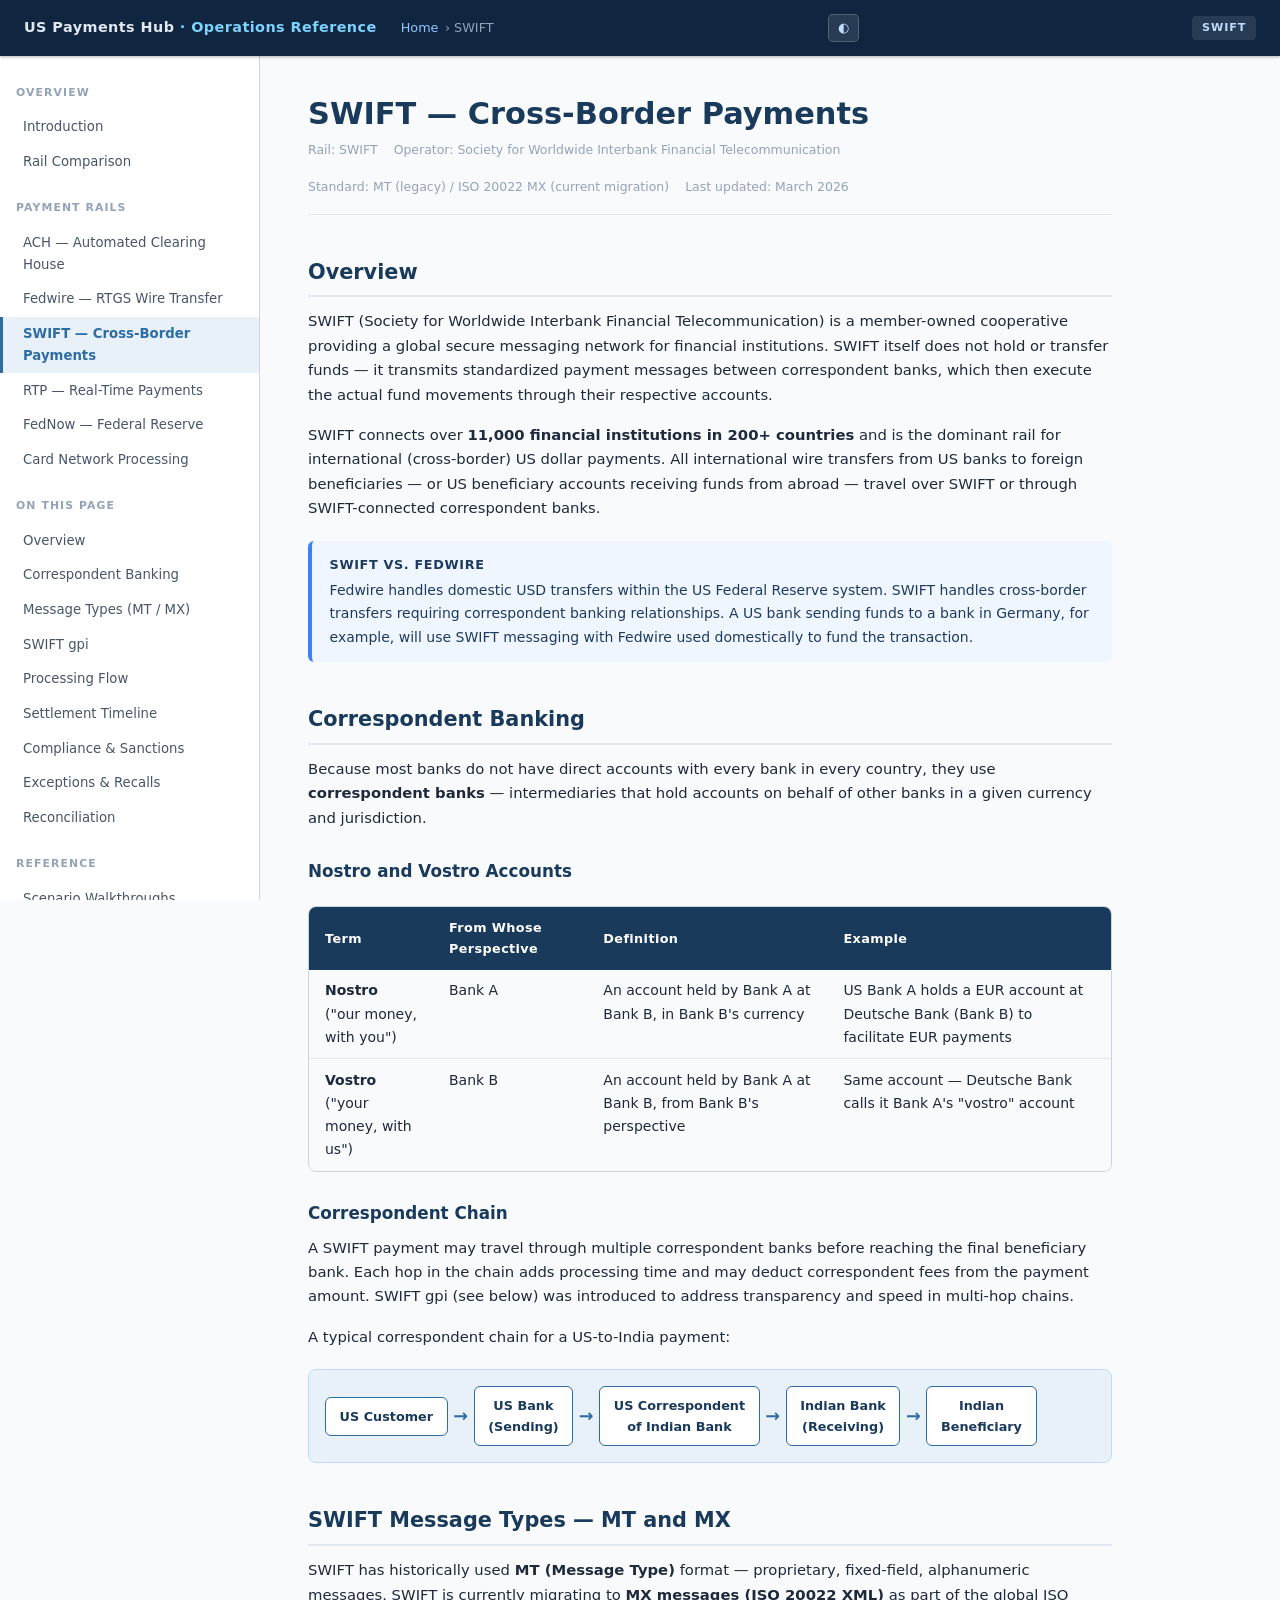
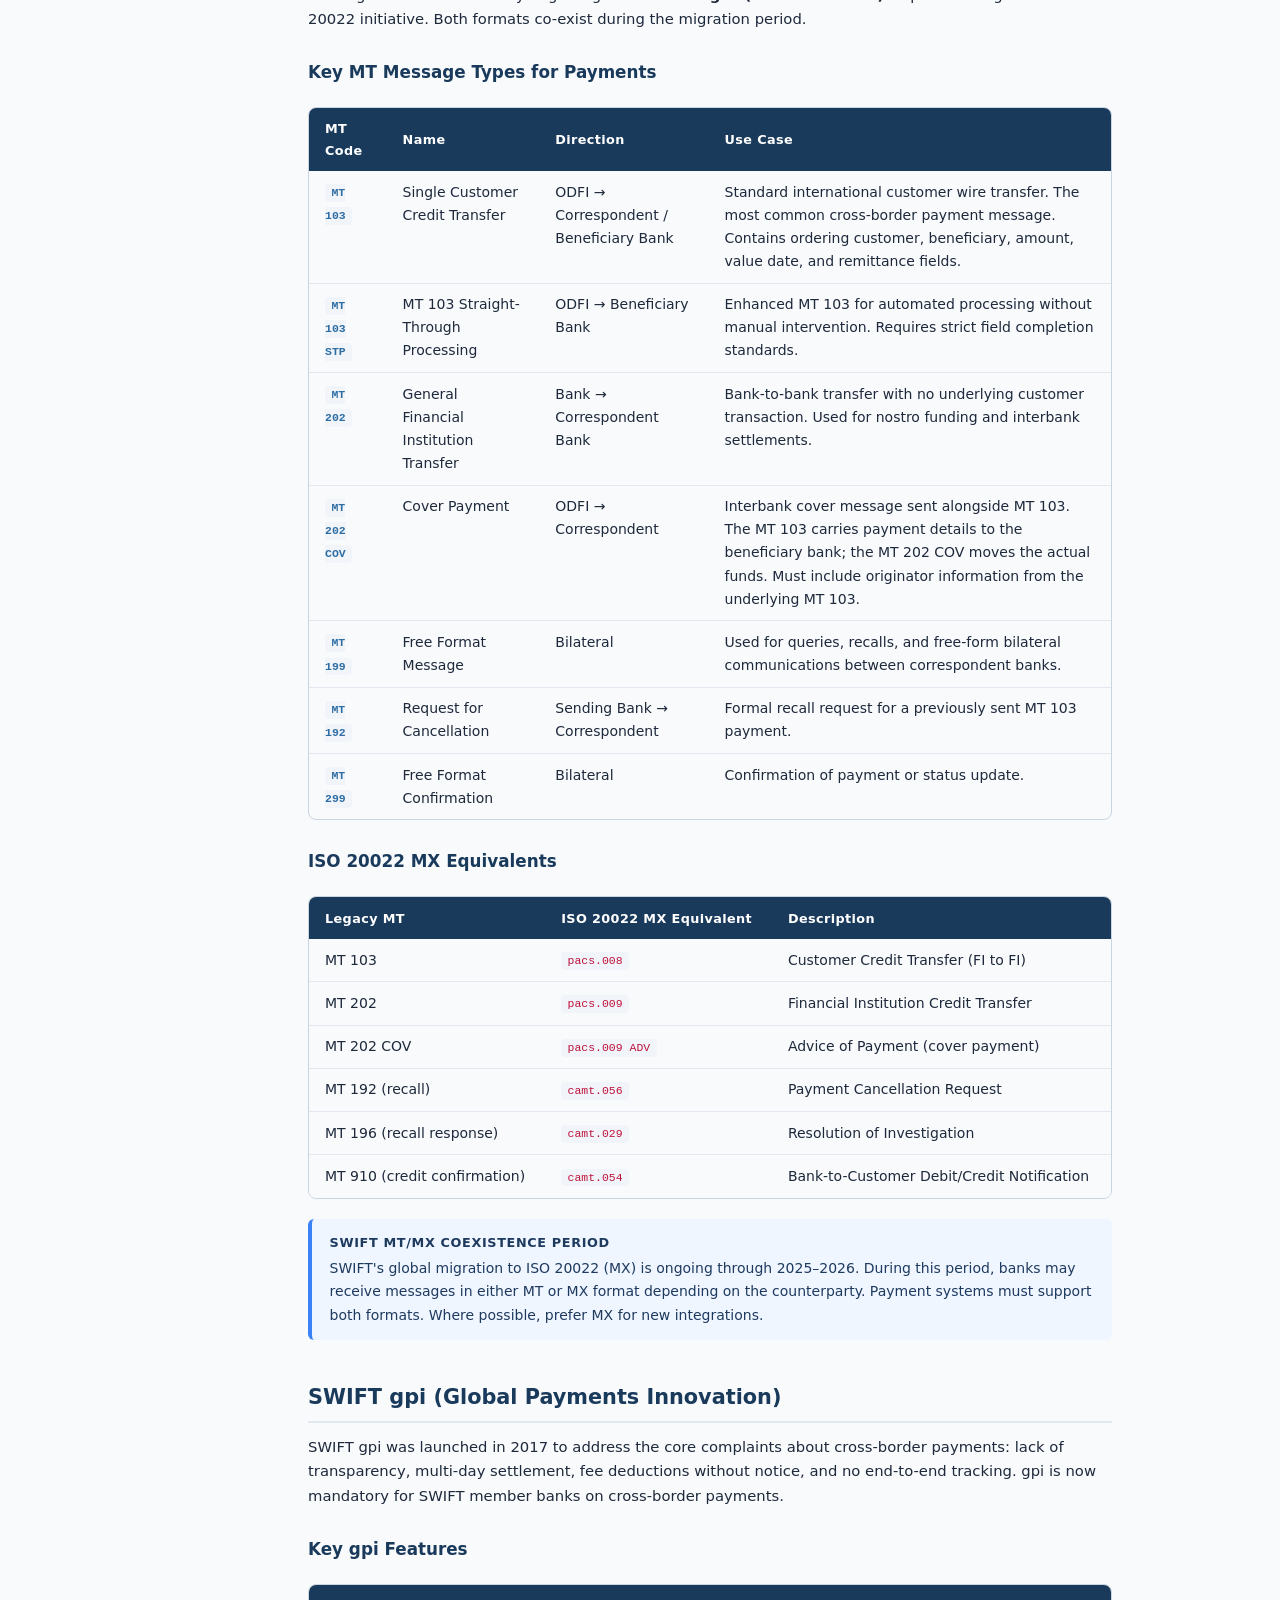
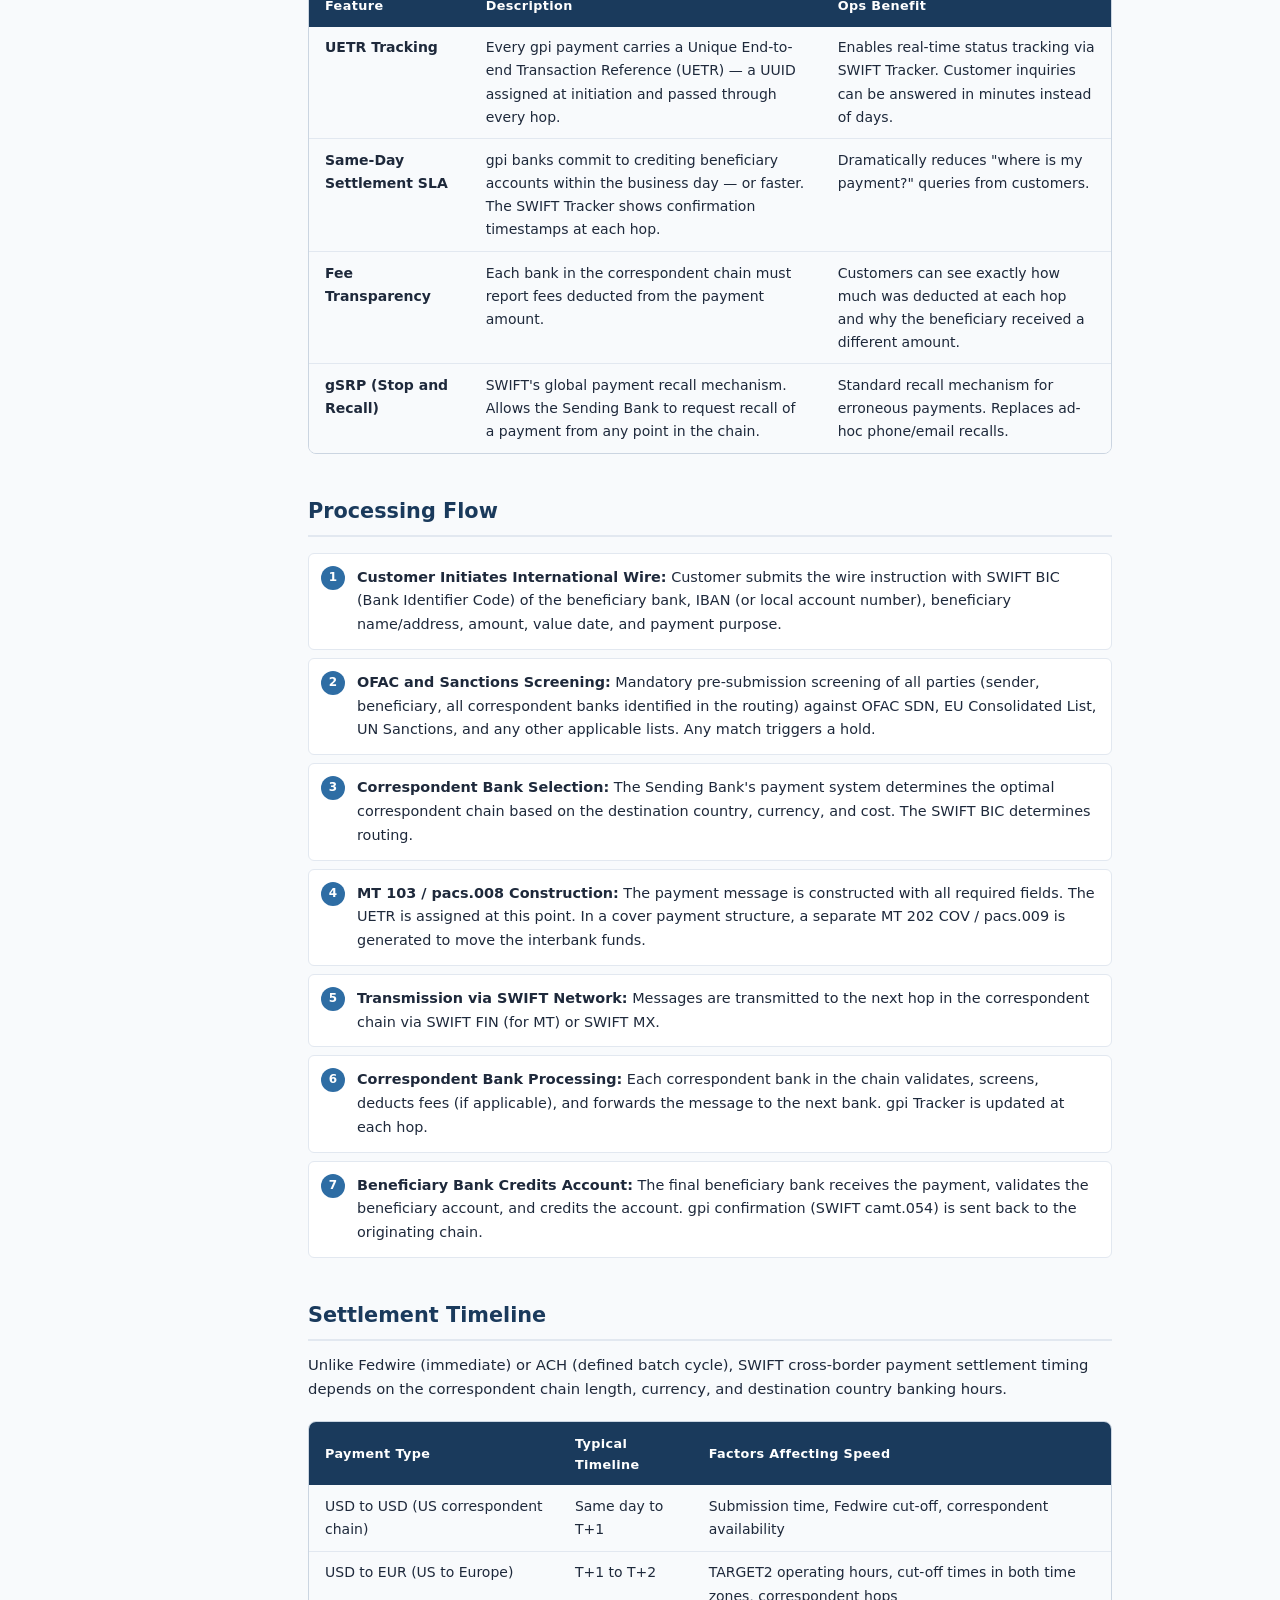
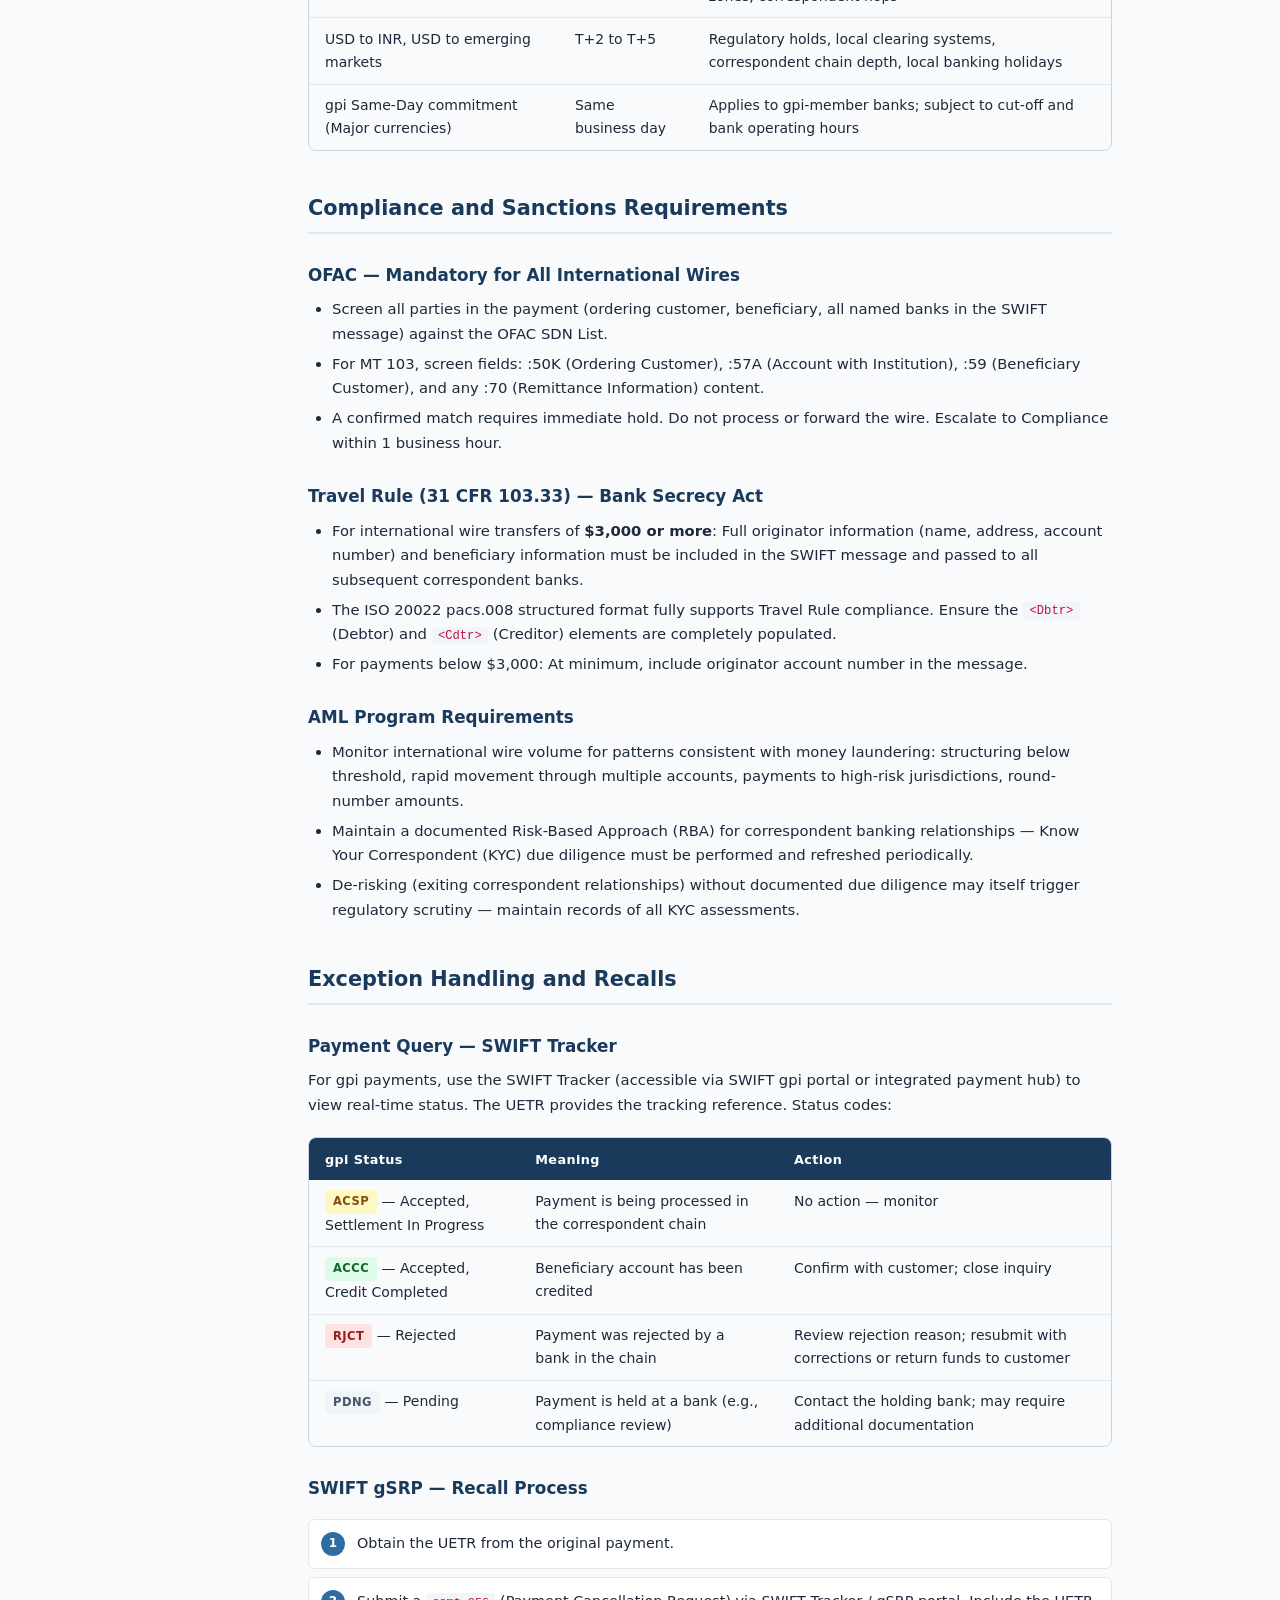
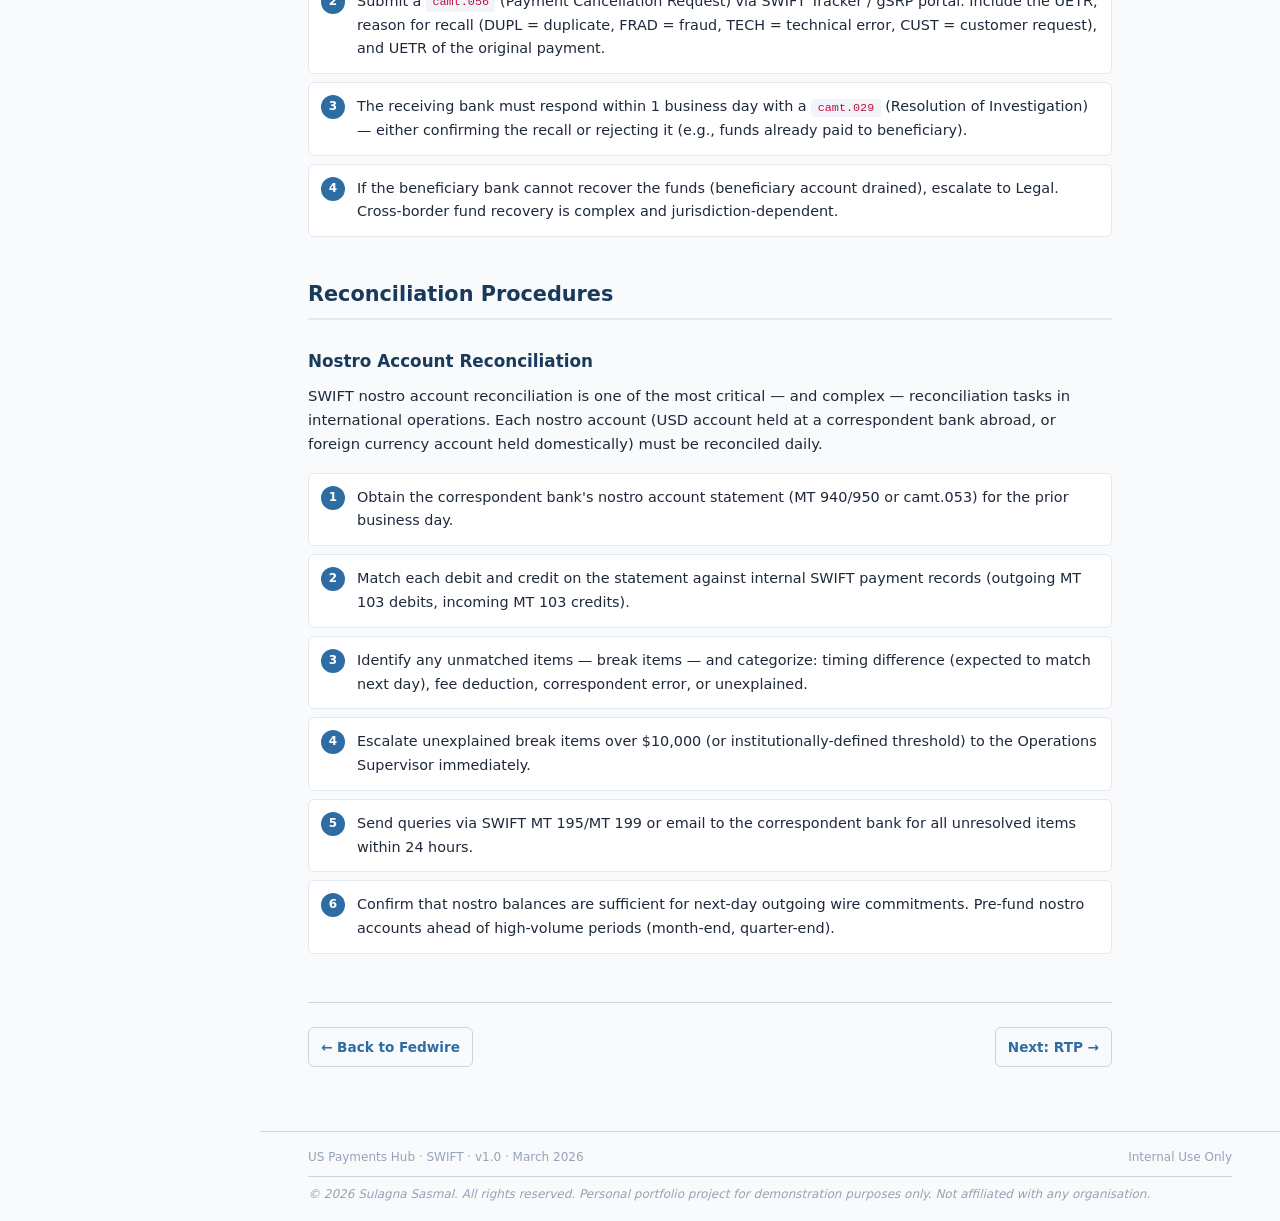
<file: swift.html>
<!DOCTYPE html>
<html lang="en">
<head>
<meta charset="UTF-8">
<meta name="viewport" content="width=device-width, initial-scale=1.0">
<title>SWIFT Cross-Border Payments — US Payments Hub</title>
<link rel="stylesheet" href="assets/style.css">
<script>(function(){var t=localStorage.getItem("theme");if(t)document.documentElement.setAttribute("data-theme",t);else if(window.matchMedia("(prefers-color-scheme:dark)").matches)document.documentElement.setAttribute("data-theme","dark");else document.documentElement.setAttribute("data-theme","light");})()</script>
</head>
<body>

<!-- HEADER -->
<header class="site-header">
  <a class="header-brand" href="index.html">US Payments Hub <span>· Operations Reference</span></a>
  <div class="header-breadcrumb">
    <a href="index.html">Home</a> › SWIFT
  </div>
  <button class="theme-toggle" id="theme-toggle" aria-label="Toggle theme">&#9680;</button>
  <span class="header-rail-badge">SWIFT</span>
</header>

<!-- SIDEBAR -->
<nav class="sidebar">
  <div class="nav-section">Overview</div>
  <a href="index.html">Introduction</a>
  <a href="index.html#rail-comparison">Rail Comparison</a>

  <div class="nav-section">Payment Rails</div>
  <a href="ach.html">ACH — Automated Clearing House</a>
  <a href="fedwire.html">Fedwire — RTGS Wire Transfer</a>
  <a href="swift.html" class="active">SWIFT — Cross-Border Payments</a>
  <a href="rtp.html">RTP — Real-Time Payments</a>
  <a href="fednow.html">FedNow — Federal Reserve</a>
  <a href="card.html">Card Network Processing</a>

  <div class="nav-section">On This Page</div>
  <a href="#overview">Overview</a>
  <a href="#correspondent">Correspondent Banking</a>
  <a href="#message-types">Message Types (MT / MX)</a>
  <a href="#gpi">SWIFT gpi</a>
  <a href="#processing-flow">Processing Flow</a>
  <a href="#settlement">Settlement Timeline</a>
  <a href="#compliance">Compliance &amp; Sanctions</a>
  <a href="#exceptions">Exceptions &amp; Recalls</a>
  <a href="#reconciliation">Reconciliation</a>

  <div class="nav-section">Reference</div>
  <a href="scenarios.html">Scenario Walkthroughs</a>
</nav>

<!-- MAIN CONTENT -->
<main class="main">

  <h1>SWIFT — Cross-Border Payments</h1>
  <p class="topic-meta">
    <span>Rail: SWIFT</span>
    <span>Operator: Society for Worldwide Interbank Financial Telecommunication</span>
    <span>Standard: MT (legacy) / ISO 20022 MX (current migration)</span>
    <span>Last updated: March 2026</span>
  </p>

  <!-- OVERVIEW -->
  <h2 id="overview">Overview</h2>
  <p>
    SWIFT (Society for Worldwide Interbank Financial Telecommunication) is a member-owned cooperative providing a global secure messaging network for financial institutions. SWIFT itself does not hold or transfer funds — it transmits standardized payment messages between correspondent banks, which then execute the actual fund movements through their respective accounts.
  </p>
  <p>
    SWIFT connects over <strong>11,000 financial institutions in 200+ countries</strong> and is the dominant rail for international (cross-border) US dollar payments. All international wire transfers from US banks to foreign beneficiaries — or US beneficiary accounts receiving funds from abroad — travel over SWIFT or through SWIFT-connected correspondent banks.
  </p>

  <div class="note">
    <strong>SWIFT vs. Fedwire</strong>
    Fedwire handles domestic USD transfers within the US Federal Reserve system. SWIFT handles cross-border transfers requiring correspondent banking relationships. A US bank sending funds to a bank in Germany, for example, will use SWIFT messaging with Fedwire used domestically to fund the transaction.
  </div>

  <!-- CORRESPONDENT BANKING -->
  <h2 id="correspondent">Correspondent Banking</h2>
  <p>
    Because most banks do not have direct accounts with every bank in every country, they use <strong>correspondent banks</strong> — intermediaries that hold accounts on behalf of other banks in a given currency and jurisdiction.
  </p>

  <h3>Nostro and Vostro Accounts</h3>
  <div class="table-wrap">
    <table>
      <thead><tr><th>Term</th><th>From Whose Perspective</th><th>Definition</th><th>Example</th></tr></thead>
      <tbody>
        <tr>
          <td><strong>Nostro</strong><br>("our money, with you")</td>
          <td>Bank A</td>
          <td>An account held by Bank A at Bank B, in Bank B's currency</td>
          <td>US Bank A holds a EUR account at Deutsche Bank (Bank B) to facilitate EUR payments</td>
        </tr>
        <tr>
          <td><strong>Vostro</strong><br>("your money, with us")</td>
          <td>Bank B</td>
          <td>An account held by Bank A at Bank B, from Bank B's perspective</td>
          <td>Same account — Deutsche Bank calls it Bank A's "vostro" account</td>
        </tr>
      </tbody>
    </table>
  </div>

  <h3>Correspondent Chain</h3>
  <p>
    A SWIFT payment may travel through multiple correspondent banks before reaching the final beneficiary bank. Each hop in the chain adds processing time and may deduct correspondent fees from the payment amount. SWIFT gpi (see below) was introduced to address transparency and speed in multi-hop chains.
  </p>
  <p>A typical correspondent chain for a US-to-India payment:</p>
  <div class="flow-diagram">
    <div class="flow-box">US Customer</div>
    <div class="flow-arrow">→</div>
    <div class="flow-box">US Bank<br>(Sending)</div>
    <div class="flow-arrow">→</div>
    <div class="flow-box">US Correspondent<br>of Indian Bank</div>
    <div class="flow-arrow">→</div>
    <div class="flow-box">Indian Bank<br>(Receiving)</div>
    <div class="flow-arrow">→</div>
    <div class="flow-box">Indian<br>Beneficiary</div>
  </div>

  <!-- MESSAGE TYPES -->
  <h2 id="message-types">SWIFT Message Types — MT and MX</h2>
  <p>
    SWIFT has historically used <strong>MT (Message Type)</strong> format — proprietary, fixed-field, alphanumeric messages. SWIFT is currently migrating to <strong>MX messages (ISO 20022 XML)</strong> as part of the global ISO 20022 initiative. Both formats co-exist during the migration period.
  </p>

  <h3>Key MT Message Types for Payments</h3>
  <div class="table-wrap">
    <table>
      <thead><tr><th>MT Code</th><th>Name</th><th>Direction</th><th>Use Case</th></tr></thead>
      <tbody>
        <tr>
          <td><code class="rc-code">MT 103</code></td>
          <td>Single Customer Credit Transfer</td>
          <td>ODFI → Correspondent / Beneficiary Bank</td>
          <td>Standard international customer wire transfer. The most common cross-border payment message. Contains ordering customer, beneficiary, amount, value date, and remittance fields.</td>
        </tr>
        <tr>
          <td><code class="rc-code">MT 103 STP</code></td>
          <td>MT 103 Straight-Through Processing</td>
          <td>ODFI → Beneficiary Bank</td>
          <td>Enhanced MT 103 for automated processing without manual intervention. Requires strict field completion standards.</td>
        </tr>
        <tr>
          <td><code class="rc-code">MT 202</code></td>
          <td>General Financial Institution Transfer</td>
          <td>Bank → Correspondent Bank</td>
          <td>Bank-to-bank transfer with no underlying customer transaction. Used for nostro funding and interbank settlements.</td>
        </tr>
        <tr>
          <td><code class="rc-code">MT 202 COV</code></td>
          <td>Cover Payment</td>
          <td>ODFI → Correspondent</td>
          <td>Interbank cover message sent alongside MT 103. The MT 103 carries payment details to the beneficiary bank; the MT 202 COV moves the actual funds. Must include originator information from the underlying MT 103.</td>
        </tr>
        <tr>
          <td><code class="rc-code">MT 199</code></td>
          <td>Free Format Message</td>
          <td>Bilateral</td>
          <td>Used for queries, recalls, and free-form bilateral communications between correspondent banks.</td>
        </tr>
        <tr>
          <td><code class="rc-code">MT 192</code></td>
          <td>Request for Cancellation</td>
          <td>Sending Bank → Correspondent</td>
          <td>Formal recall request for a previously sent MT 103 payment.</td>
        </tr>
        <tr>
          <td><code class="rc-code">MT 299</code></td>
          <td>Free Format Confirmation</td>
          <td>Bilateral</td>
          <td>Confirmation of payment or status update.</td>
        </tr>
      </tbody>
    </table>
  </div>

  <h3>ISO 20022 MX Equivalents</h3>
  <div class="table-wrap">
    <table>
      <thead><tr><th>Legacy MT</th><th>ISO 20022 MX Equivalent</th><th>Description</th></tr></thead>
      <tbody>
        <tr><td>MT 103</td><td><code>pacs.008</code></td><td>Customer Credit Transfer (FI to FI)</td></tr>
        <tr><td>MT 202</td><td><code>pacs.009</code></td><td>Financial Institution Credit Transfer</td></tr>
        <tr><td>MT 202 COV</td><td><code>pacs.009 ADV</code></td><td>Advice of Payment (cover payment)</td></tr>
        <tr><td>MT 192 (recall)</td><td><code>camt.056</code></td><td>Payment Cancellation Request</td></tr>
        <tr><td>MT 196 (recall response)</td><td><code>camt.029</code></td><td>Resolution of Investigation</td></tr>
        <tr><td>MT 910 (credit confirmation)</td><td><code>camt.054</code></td><td>Bank-to-Customer Debit/Credit Notification</td></tr>
      </tbody>
    </table>
  </div>

  <div class="note">
    <strong>SWIFT MT/MX Coexistence Period</strong>
    SWIFT's global migration to ISO 20022 (MX) is ongoing through 2025–2026. During this period, banks may receive messages in either MT or MX format depending on the counterparty. Payment systems must support both formats. Where possible, prefer MX for new integrations.
  </div>

  <!-- SWIFT GPI -->
  <h2 id="gpi">SWIFT gpi (Global Payments Innovation)</h2>
  <p>
    SWIFT gpi was launched in 2017 to address the core complaints about cross-border payments: lack of transparency, multi-day settlement, fee deductions without notice, and no end-to-end tracking. gpi is now mandatory for SWIFT member banks on cross-border payments.
  </p>

  <h3>Key gpi Features</h3>
  <div class="table-wrap">
    <table>
      <thead><tr><th>Feature</th><th>Description</th><th>Ops Benefit</th></tr></thead>
      <tbody>
        <tr>
          <td><strong>UETR Tracking</strong></td>
          <td>Every gpi payment carries a Unique End-to-end Transaction Reference (UETR) — a UUID assigned at initiation and passed through every hop.</td>
          <td>Enables real-time status tracking via SWIFT Tracker. Customer inquiries can be answered in minutes instead of days.</td>
        </tr>
        <tr>
          <td><strong>Same-Day Settlement SLA</strong></td>
          <td>gpi banks commit to crediting beneficiary accounts within the business day — or faster. The SWIFT Tracker shows confirmation timestamps at each hop.</td>
          <td>Dramatically reduces "where is my payment?" queries from customers.</td>
        </tr>
        <tr>
          <td><strong>Fee Transparency</strong></td>
          <td>Each bank in the correspondent chain must report fees deducted from the payment amount.</td>
          <td>Customers can see exactly how much was deducted at each hop and why the beneficiary received a different amount.</td>
        </tr>
        <tr>
          <td><strong>gSRP (Stop and Recall)</strong></td>
          <td>SWIFT's global payment recall mechanism. Allows the Sending Bank to request recall of a payment from any point in the chain.</td>
          <td>Standard recall mechanism for erroneous payments. Replaces ad-hoc phone/email recalls.</td>
        </tr>
      </tbody>
    </table>
  </div>

  <!-- PROCESSING FLOW -->
  <h2 id="processing-flow">Processing Flow</h2>

  <ol class="step-list">
    <li><strong>Customer Initiates International Wire:</strong> Customer submits the wire instruction with SWIFT BIC (Bank Identifier Code) of the beneficiary bank, IBAN (or local account number), beneficiary name/address, amount, value date, and payment purpose.</li>
    <li><strong>OFAC and Sanctions Screening:</strong> Mandatory pre-submission screening of all parties (sender, beneficiary, all correspondent banks identified in the routing) against OFAC SDN, EU Consolidated List, UN Sanctions, and any other applicable lists. Any match triggers a hold.</li>
    <li><strong>Correspondent Bank Selection:</strong> The Sending Bank's payment system determines the optimal correspondent chain based on the destination country, currency, and cost. The SWIFT BIC determines routing.</li>
    <li><strong>MT 103 / pacs.008 Construction:</strong> The payment message is constructed with all required fields. The UETR is assigned at this point. In a cover payment structure, a separate MT 202 COV / pacs.009 is generated to move the interbank funds.</li>
    <li><strong>Transmission via SWIFT Network:</strong> Messages are transmitted to the next hop in the correspondent chain via SWIFT FIN (for MT) or SWIFT MX.</li>
    <li><strong>Correspondent Bank Processing:</strong> Each correspondent bank in the chain validates, screens, deducts fees (if applicable), and forwards the message to the next bank. gpi Tracker is updated at each hop.</li>
    <li><strong>Beneficiary Bank Credits Account:</strong> The final beneficiary bank receives the payment, validates the beneficiary account, and credits the account. gpi confirmation (SWIFT camt.054) is sent back to the originating chain.</li>
  </ol>

  <!-- SETTLEMENT TIMELINE -->
  <h2 id="settlement">Settlement Timeline</h2>
  <p>
    Unlike Fedwire (immediate) or ACH (defined batch cycle), SWIFT cross-border payment settlement timing depends on the correspondent chain length, currency, and destination country banking hours.
  </p>

  <div class="table-wrap">
    <table>
      <thead><tr><th>Payment Type</th><th>Typical Timeline</th><th>Factors Affecting Speed</th></tr></thead>
      <tbody>
        <tr>
          <td>USD to USD (US correspondent chain)</td>
          <td>Same day to T+1</td>
          <td>Submission time, Fedwire cut-off, correspondent availability</td>
        </tr>
        <tr>
          <td>USD to EUR (US to Europe)</td>
          <td>T+1 to T+2</td>
          <td>TARGET2 operating hours, cut-off times in both time zones, correspondent hops</td>
        </tr>
        <tr>
          <td>USD to INR, USD to emerging markets</td>
          <td>T+2 to T+5</td>
          <td>Regulatory holds, local clearing systems, correspondent chain depth, local banking holidays</td>
        </tr>
        <tr>
          <td>gpi Same-Day commitment (Major currencies)</td>
          <td>Same business day</td>
          <td>Applies to gpi-member banks; subject to cut-off and bank operating hours</td>
        </tr>
      </tbody>
    </table>
  </div>

  <!-- COMPLIANCE -->
  <h2 id="compliance">Compliance and Sanctions Requirements</h2>

  <h3>OFAC — Mandatory for All International Wires</h3>
  <ul>
    <li>Screen all parties in the payment (ordering customer, beneficiary, all named banks in the SWIFT message) against the OFAC SDN List.</li>
    <li>For MT 103, screen fields: :50K (Ordering Customer), :57A (Account with Institution), :59 (Beneficiary Customer), and any :70 (Remittance Information) content.</li>
    <li>A confirmed match requires immediate hold. Do not process or forward the wire. Escalate to Compliance within 1 business hour.</li>
  </ul>

  <h3>Travel Rule (31 CFR 103.33) — Bank Secrecy Act</h3>
  <ul>
    <li>For international wire transfers of <strong>$3,000 or more</strong>: Full originator information (name, address, account number) and beneficiary information must be included in the SWIFT message and passed to all subsequent correspondent banks.</li>
    <li>The ISO 20022 pacs.008 structured format fully supports Travel Rule compliance. Ensure the <code>&lt;Dbtr&gt;</code> (Debtor) and <code>&lt;Cdtr&gt;</code> (Creditor) elements are completely populated.</li>
    <li>For payments below $3,000: At minimum, include originator account number in the message.</li>
  </ul>

  <h3>AML Program Requirements</h3>
  <ul>
    <li>Monitor international wire volume for patterns consistent with money laundering: structuring below threshold, rapid movement through multiple accounts, payments to high-risk jurisdictions, round-number amounts.</li>
    <li>Maintain a documented Risk-Based Approach (RBA) for correspondent banking relationships — Know Your Correspondent (KYC) due diligence must be performed and refreshed periodically.</li>
    <li>De-risking (exiting correspondent relationships) without documented due diligence may itself trigger regulatory scrutiny — maintain records of all KYC assessments.</li>
  </ul>

  <!-- EXCEPTIONS -->
  <h2 id="exceptions">Exception Handling and Recalls</h2>

  <h3>Payment Query — SWIFT Tracker</h3>
  <p>
    For gpi payments, use the SWIFT Tracker (accessible via SWIFT gpi portal or integrated payment hub) to view real-time status. The UETR provides the tracking reference. Status codes:
  </p>
  <div class="table-wrap">
    <table>
      <thead><tr><th>gpi Status</th><th>Meaning</th><th>Action</th></tr></thead>
      <tbody>
        <tr><td><span class="badge badge-yellow">ACSP</span> — Accepted, Settlement In Progress</td><td>Payment is being processed in the correspondent chain</td><td>No action — monitor</td></tr>
        <tr><td><span class="badge badge-green">ACCC</span> — Accepted, Credit Completed</td><td>Beneficiary account has been credited</td><td>Confirm with customer; close inquiry</td></tr>
        <tr><td><span class="badge badge-red">RJCT</span> — Rejected</td><td>Payment was rejected by a bank in the chain</td><td>Review rejection reason; resubmit with corrections or return funds to customer</td></tr>
        <tr><td><span class="badge badge-gray">PDNG</span> — Pending</td><td>Payment is held at a bank (e.g., compliance review)</td><td>Contact the holding bank; may require additional documentation</td></tr>
      </tbody>
    </table>
  </div>

  <h3>SWIFT gSRP — Recall Process</h3>
  <ol class="step-list">
    <li>Obtain the UETR from the original payment.</li>
    <li>Submit a <code>camt.056</code> (Payment Cancellation Request) via SWIFT Tracker / gSRP portal. Include the UETR, reason for recall (DUPL = duplicate, FRAD = fraud, TECH = technical error, CUST = customer request), and UETR of the original payment.</li>
    <li>The receiving bank must respond within 1 business day with a <code>camt.029</code> (Resolution of Investigation) — either confirming the recall or rejecting it (e.g., funds already paid to beneficiary).</li>
    <li>If the beneficiary bank cannot recover the funds (beneficiary account drained), escalate to Legal. Cross-border fund recovery is complex and jurisdiction-dependent.</li>
  </ol>

  <!-- RECONCILIATION -->
  <h2 id="reconciliation">Reconciliation Procedures</h2>

  <h3>Nostro Account Reconciliation</h3>
  <p>
    SWIFT nostro account reconciliation is one of the most critical — and complex — reconciliation tasks in international operations. Each nostro account (USD account held at a correspondent bank abroad, or foreign currency account held domestically) must be reconciled daily.
  </p>

  <ol class="step-list">
    <li>Obtain the correspondent bank's nostro account statement (MT 940/950 or camt.053) for the prior business day.</li>
    <li>Match each debit and credit on the statement against internal SWIFT payment records (outgoing MT 103 debits, incoming MT 103 credits).</li>
    <li>Identify any unmatched items — break items — and categorize: timing difference (expected to match next day), fee deduction, correspondent error, or unexplained.</li>
    <li>Escalate unexplained break items over $10,000 (or institutionally-defined threshold) to the Operations Supervisor immediately.</li>
    <li>Send queries via SWIFT MT 195/MT 199 or email to the correspondent bank for all unresolved items within 24 hours.</li>
    <li>Confirm that nostro balances are sufficient for next-day outgoing wire commitments. Pre-fund nostro accounts ahead of high-volume periods (month-end, quarter-end).</li>
  </ol>

  <div class="doc-nav">
    <a href="fedwire.html">← Back to Fedwire</a>
    <a href="rtp.html">Next: RTP →</a>
  </div>

</main>

<footer class="site-footer">
  <span>US Payments Hub · SWIFT · v1.0 · March 2026</span>
  <span>Internal Use Only</span>
  <span class="copyright">&copy; 2026 Sulagna Sasmal. All rights reserved. Personal portfolio project for demonstration purposes only. Not affiliated with any organisation.</span>
</footer>

<script>(function(){var btn=document.getElementById("theme-toggle");if(!btn)return;function upd(){btn.textContent=document.documentElement.getAttribute("data-theme")==="dark"?"☀":"◐";}upd();btn.addEventListener("click",function(){var n=document.documentElement.getAttribute("data-theme")==="dark"?"light":"dark";document.documentElement.setAttribute("data-theme",n);localStorage.setItem("theme",n);upd();});})()</script>
</body>
</html>
</file>
<file: assets/style.css>
/* ============================================================
   US Payments Hub — Documentation Stylesheet
   Audience: Internal Bank Operations & Compliance
   Style: Enterprise documentation portal (NICE Actimize / MadCap Flare-inspired)
   ============================================================ */

:root {
  --primary:       #1a3a5c;
  --primary-dark:  #0f2540;
  --accent:        #2e6da4;
  --accent-light:  #e8f0f8;
  --warning:       #b45309;
  --warning-bg:    #fffbeb;
  --warning-border:#f59e0b;
  --success:       #166534;
  --success-bg:    #f0fdf4;
  --danger:        #991b1b;
  --danger-bg:     #fef2f2;
  --text:          #1e293b;
  --text-secondary:#475569;
  --text-muted:    #94a3b8;
  --border:        #cbd5e1;
  --border-light:  #e2e8f0;
  --bg:            #f8fafc;
  --bg-card:       #ffffff;
  --code-bg:       #f1f5f9;
  --nav-width:     260px;
  --header-h:      56px;
}

*, *::before, *::after { box-sizing: border-box; margin: 0; padding: 0; }

html { font-size: 16px; scroll-behavior: smooth; }

body {
  font-family: 'Segoe UI', system-ui, -apple-system, sans-serif;
  color: var(--text);
  background: var(--bg);
  line-height: 1.65;
}

/* ── HEADER ── */
.site-header {
  position: fixed;
  top: 0; left: 0; right: 0;
  height: var(--header-h);
  background: var(--primary-dark);
  color: #fff;
  display: flex;
  align-items: center;
  padding: 0 1.5rem;
  gap: 1.5rem;
  z-index: 100;
  box-shadow: 0 1px 3px rgba(0,0,0,0.3);
}
.header-brand {
  font-size: 0.9rem;
  font-weight: 700;
  letter-spacing: 0.03em;
  color: #e2e8f0;
  text-decoration: none;
  white-space: nowrap;
}
.header-brand span { color: #7dd3fc; }
.header-breadcrumb {
  font-size: 0.8rem;
  color: #94a3b8;
  display: flex;
  align-items: center;
  gap: 0.4rem;
}
.header-breadcrumb a { color: #93c5fd; text-decoration: none; }
.header-breadcrumb a:hover { text-decoration: underline; }
.header-rail-badge {
  margin-left: auto;
  font-size: 0.7rem;
  font-weight: 600;
  letter-spacing: 0.08em;
  text-transform: uppercase;
  background: rgba(255,255,255,0.1);
  color: #bfdbfe;
  padding: 0.2rem 0.6rem;
  border-radius: 4px;
}

/* ── SIDEBAR NAV ── */
.sidebar {
  position: fixed;
  top: var(--header-h);
  left: 0;
  bottom: 0;
  width: var(--nav-width);
  background: var(--bg-card);
  border-right: 1px solid var(--border);
  overflow-y: auto;
  padding: 1.5rem 0 2rem;
  z-index: 90;
}
.nav-section {
  padding: 0.25rem 1rem 0.5rem;
  font-size: 0.68rem;
  font-weight: 700;
  letter-spacing: 0.1em;
  text-transform: uppercase;
  color: var(--text-muted);
  margin-top: 1rem;
}
.nav-section:first-child { margin-top: 0; }
.sidebar a {
  display: block;
  padding: 0.4rem 1.25rem;
  font-size: 0.83rem;
  color: var(--text-secondary);
  text-decoration: none;
  border-left: 3px solid transparent;
  transition: all 0.15s;
}
.sidebar a:hover  { color: var(--accent); background: var(--accent-light); border-left-color: var(--accent); }
.sidebar a.active { color: var(--accent); background: var(--accent-light); border-left-color: var(--accent); font-weight: 600; }

/* ── MAIN CONTENT ── */
.main {
  margin-left: var(--nav-width);
  margin-top: var(--header-h);
  padding: 2.5rem 3rem 4rem;
  max-width: 900px;
}

/* ── TYPOGRAPHY ── */
h1 {
  font-size: 1.9rem;
  font-weight: 700;
  color: var(--primary);
  margin-bottom: 0.5rem;
  line-height: 1.2;
}
h2 {
  font-size: 1.3rem;
  font-weight: 700;
  color: var(--primary);
  margin: 2.5rem 0 0.75rem;
  padding-bottom: 0.4rem;
  border-bottom: 2px solid var(--border-light);
}
h3 {
  font-size: 1.05rem;
  font-weight: 600;
  color: var(--primary);
  margin: 1.75rem 0 0.5rem;
}
h4 {
  font-size: 0.92rem;
  font-weight: 600;
  color: var(--text);
  margin: 1.25rem 0 0.35rem;
}
p { margin-bottom: 1rem; color: var(--text); font-size: 0.925rem; }
ul, ol { margin-bottom: 1rem; padding-left: 1.5rem; }
li { margin-bottom: 0.35rem; font-size: 0.925rem; color: var(--text); }
a { color: var(--accent); }

/* ── TOPIC META ── */
.topic-meta {
  font-size: 0.78rem;
  color: var(--text-muted);
  margin-bottom: 2rem;
  padding-bottom: 1rem;
  border-bottom: 1px solid var(--border-light);
  display: flex;
  flex-wrap: wrap;
  gap: 1rem;
}
.topic-meta span { display: flex; align-items: center; gap: 0.3rem; }

/* ── ADMONITIONS ── */
.note, .warning, .important, .tip {
  padding: 0.85rem 1rem 0.85rem 1.1rem;
  border-radius: 6px;
  margin: 1.25rem 0;
  font-size: 0.875rem;
  border-left: 4px solid;
}
.note     { background: #eff6ff; border-color: #3b82f6; color: #1e3a5f; }
.warning  { background: var(--warning-bg); border-color: var(--warning-border); color: #78350f; }
.important{ background: #fef2f2; border-color: #ef4444; color: #7f1d1d; }
.tip      { background: var(--success-bg); border-color: #22c55e; color: #14532d; }
.note strong, .warning strong, .important strong, .tip strong {
  display: block; margin-bottom: 0.25rem; font-size: 0.8rem; letter-spacing: 0.05em; text-transform: uppercase;
}

/* ── TABLES ── */
.table-wrap { overflow-x: auto; margin: 1.25rem 0; border-radius: 8px; border: 1px solid var(--border); }
table { width: 100%; border-collapse: collapse; font-size: 0.875rem; }
thead tr { background: var(--primary); color: #fff; }
thead th { padding: 0.65rem 1rem; text-align: left; font-weight: 600; font-size: 0.8rem; letter-spacing: 0.03em; }
tbody tr { border-bottom: 1px solid var(--border-light); }
tbody tr:last-child { border-bottom: none; }
tbody tr:nth-child(even) { background: var(--bg); }
tbody td { padding: 0.6rem 1rem; vertical-align: top; }
tbody tr:hover { background: var(--accent-light); }

/* ── CODE ── */
code {
  font-family: 'Consolas', 'Courier New', monospace;
  font-size: 0.82em;
  background: var(--code-bg);
  padding: 0.15rem 0.4rem;
  border-radius: 4px;
  color: #be123c;
}
pre {
  background: var(--primary-dark);
  color: #e2e8f0;
  padding: 1rem 1.25rem;
  border-radius: 8px;
  overflow-x: auto;
  margin: 1rem 0;
  font-size: 0.85rem;
  line-height: 1.6;
}
pre code { background: none; color: inherit; padding: 0; }

/* ── STEP LIST ── */
.step-list { list-style: none; padding: 0; counter-reset: steps; margin: 1rem 0; }
.step-list li {
  counter-increment: steps;
  padding: 0.75rem 0.75rem 0.75rem 3rem;
  margin-bottom: 0.5rem;
  background: var(--bg-card);
  border: 1px solid var(--border-light);
  border-radius: 6px;
  position: relative;
  font-size: 0.9rem;
}
.step-list li::before {
  content: counter(steps);
  position: absolute;
  left: 0.75rem;
  top: 0.75rem;
  width: 1.5rem;
  height: 1.5rem;
  background: var(--accent);
  color: #fff;
  border-radius: 50%;
  font-size: 0.75rem;
  font-weight: 700;
  display: flex;
  align-items: center;
  justify-content: center;
}

/* ── STATUS BADGES ── */
.badge {
  display: inline-block;
  padding: 0.15rem 0.5rem;
  border-radius: 4px;
  font-size: 0.72rem;
  font-weight: 600;
  letter-spacing: 0.04em;
  text-transform: uppercase;
  vertical-align: middle;
}
.badge-green  { background: #dcfce7; color: #166534; }
.badge-red    { background: #fee2e2; color: #991b1b; }
.badge-yellow { background: #fef9c3; color: #854d0e; }
.badge-blue   { background: #dbeafe; color: #1e40af; }
.badge-gray   { background: #f1f5f9; color: #475569; }

/* ── RETURN CODE TABLE ── */
.rc-code { font-family: 'Consolas', monospace; font-weight: 700; color: var(--accent); }

/* ── FLOW DIAGRAM ── */
.flow-diagram {
  display: flex;
  align-items: center;
  flex-wrap: wrap;
  gap: 0;
  margin: 1.25rem 0;
  padding: 1rem;
  background: var(--accent-light);
  border-radius: 8px;
  border: 1px solid #bfdbfe;
}
.flow-box {
  background: var(--bg-card);
  border: 1.5px solid var(--accent);
  border-radius: 6px;
  padding: 0.5rem 0.85rem;
  font-size: 0.8rem;
  font-weight: 600;
  color: var(--primary);
  text-align: center;
  min-width: 90px;
}
.flow-arrow {
  color: var(--accent);
  font-size: 1.1rem;
  padding: 0 0.35rem;
  font-weight: 700;
}

/* ── SECTION NAV (prev/next) ── */
.doc-nav {
  display: flex;
  justify-content: space-between;
  margin-top: 3rem;
  padding-top: 1.5rem;
  border-top: 1px solid var(--border);
}
.doc-nav a {
  font-size: 0.85rem;
  font-weight: 600;
  color: var(--accent);
  text-decoration: none;
  padding: 0.5rem 0.75rem;
  border: 1px solid var(--border);
  border-radius: 6px;
  transition: all 0.15s;
}
.doc-nav a:hover { background: var(--accent-light); border-color: var(--accent); }

/* ── FOOTER ── */
.site-footer {
  margin-left: var(--nav-width);
  padding: 1rem 3rem;
  font-size: 0.75rem;
  color: var(--text-muted);
  border-top: 1px solid var(--border);
  display: flex;
  flex-wrap: wrap;
  justify-content: space-between;
  gap: 0.25rem;
}
.site-footer .copyright { width: 100%; border-top: 1px solid var(--border); padding-top: 0.5rem; margin-top: 0.25rem; font-style: italic; }

/* ── INDEX PAGE GRID ── */
.rail-grid { display: grid; grid-template-columns: repeat(3, 1fr); gap: 1rem; margin: 1.5rem 0; }
.rail-card {
  background: var(--bg-card);
  border: 1px solid var(--border);
  border-radius: 10px;
  padding: 1.25rem;
  text-decoration: none;
  transition: all 0.2s;
  display: block;
}
.rail-card:hover { border-color: var(--accent); box-shadow: 0 4px 12px rgba(46,109,164,0.12); transform: translateY(-2px); }
.rail-card-icon  { font-size: 1.5rem; margin-bottom: 0.5rem; }
.rail-card-title { font-size: 0.95rem; font-weight: 700; color: var(--primary); margin-bottom: 0.25rem; }
.rail-card-desc  { font-size: 0.8rem; color: var(--text-secondary); line-height: 1.5; }

/* ── RESPONSIVE ── */
@media (max-width: 900px) {
  .sidebar { display: none; }
  .main, .site-footer { margin-left: 0; padding: 1.5rem; }
  .rail-grid { grid-template-columns: 1fr 1fr; }
}
@media (max-width: 600px) {
  .rail-grid { grid-template-columns: 1fr; }
  h1 { font-size: 1.5rem; }
}

/* ═══════════════════════════════════════════════
   DARK THEME — US Payments Hub
   ═══════════════════════════════════════════════ */
[data-theme="dark"] {
  --primary:       #90caf9;
  --primary-dark:  #0f2540;
  --accent:        #58a6ff;
  --accent-light:  rgba(88,166,255,0.12);
  --warning:       #fbbf24;
  --warning-bg:    rgba(251,191,36,0.12);
  --warning-border:#f59e0b;
  --success:       #4ade80;
  --success-bg:    rgba(74,222,128,0.12);
  --danger:        #f87171;
  --danger-bg:     rgba(248,113,113,0.12);
  --text:          #e6edf3;
  --text-secondary:#8b949e;
  --text-muted:    #6e7681;
  --border:        #30363d;
  --border-light:  #21262d;
  --bg:            #0d1117;
  --bg-card:       #161b22;
  --code-bg:       #0d1117;
}
[data-theme="dark"] body { background: var(--bg); color: var(--text); }
[data-theme="dark"] .sidebar { background: var(--bg-card); border-right-color: var(--border); }
[data-theme="dark"] .sidebar a:hover,
[data-theme="dark"] .sidebar a.active { background: var(--accent-light); color: var(--accent); }

/* Theme toggle */
.theme-toggle {
  background: rgba(255,255,255,0.1);
  border: 1px solid rgba(255,255,255,0.2);
  color: #bfdbfe;
  cursor: pointer;
  border-radius: 5px;
  padding: 3px 9px;
  font-size: 13px;
  line-height: 1.5;
  margin-left: auto;
  transition: background 0.2s;
}
.theme-toggle:hover { background: rgba(255,255,255,0.18); }
</file>
